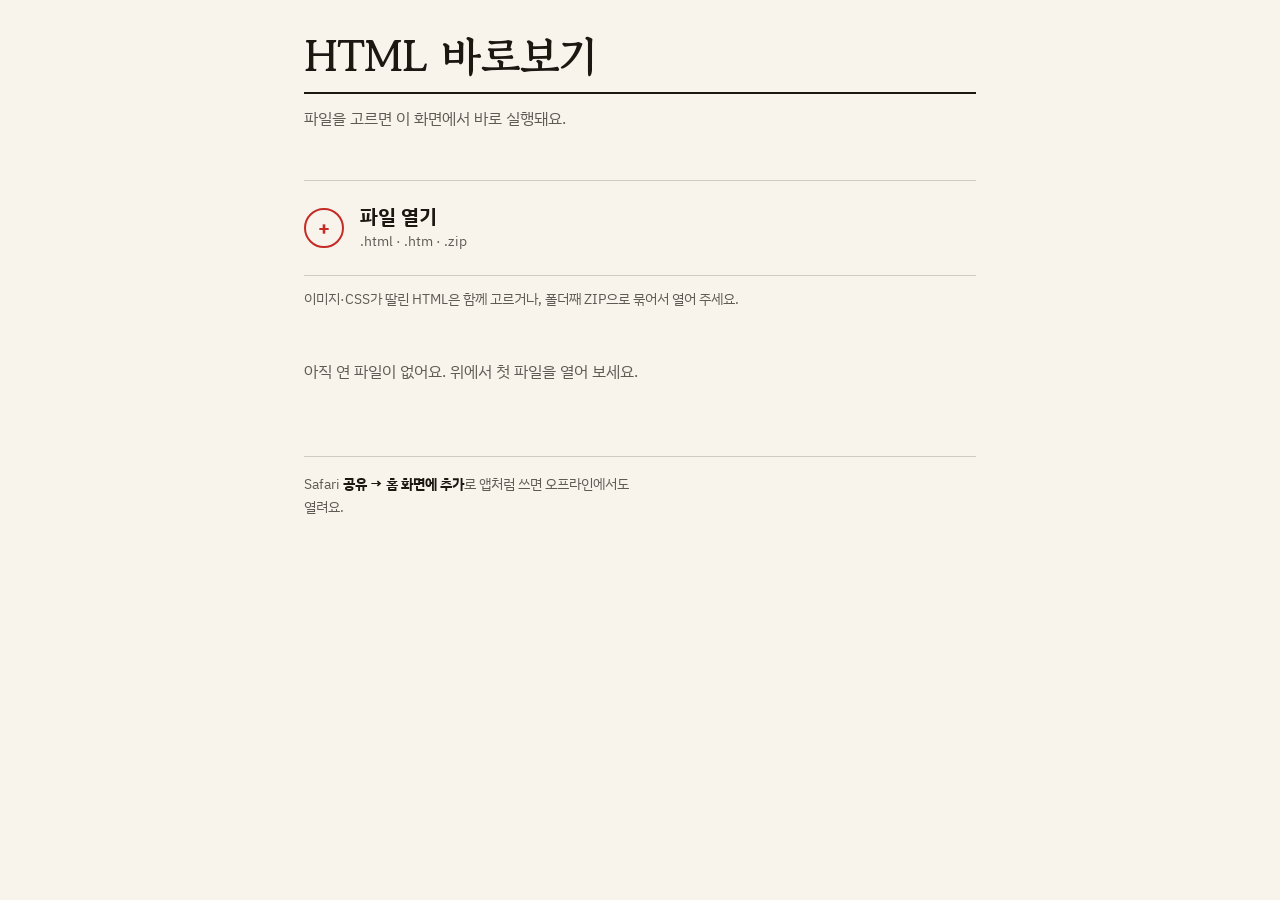
<file: index.html>
<!doctype html>
<html lang="ko">
<head>
<meta charset="utf-8">
<meta name="viewport" content="width=device-width, initial-scale=1, viewport-fit=cover">
<title>HTML 바로보기</title>
<meta name="description" content="아이폰·아이패드에서 HTML 파일을 골라 바로 실행하는 뷰어">
<meta name="theme-color" content="#f5f1e8" media="(prefers-color-scheme: light)">
<meta name="theme-color" content="#1d1a16" media="(prefers-color-scheme: dark)">
<meta name="apple-mobile-web-app-capable" content="yes">
<meta name="mobile-web-app-capable" content="yes">
<meta name="apple-mobile-web-app-status-bar-style" content="default">
<meta name="apple-mobile-web-app-title" content="HTML 보기">
<link rel="manifest" href="manifest.webmanifest">
<link rel="apple-touch-icon" href="icons/apple-touch-icon.png">
<link rel="icon" href="icons/icon-192.png">
<link rel="preconnect" href="https://fonts.googleapis.com">
<link rel="preconnect" href="https://fonts.gstatic.com" crossorigin>
<link rel="stylesheet" href="https://fonts.googleapis.com/css2?family=Gowun+Batang:wght@700&family=IBM+Plex+Mono&family=IBM+Plex+Sans+KR:wght@400;700&display=swap">
<link rel="stylesheet" href="tokens.css">
<style>
  /* Hallmark · genre: editorial · macrostructure: Index-First · theme: Almanac (red-pen variant)
   * nav: N9 · footer: Ft2 · enrichment: none · pre-emit critique: P4 H5 E4 S5 R5 V4 */
  * { box-sizing: border-box; -webkit-tap-highlight-color: transparent; }
  html, body { margin: 0; min-height: 100%; overflow-x: clip; }
  body {
    background: var(--color-paper); color: var(--color-ink);
    font: 400 var(--text-base)/1.6 var(--font-body);
    -webkit-font-smoothing: antialiased;
  }
  button { font: inherit; color: inherit; background: none; border: 0; padding: 0; cursor: pointer; }
  :focus-visible { outline: var(--rule-heavy) solid var(--color-focus); outline-offset: 2px; }

  /* ---------- 목록 화면 ---------- */
  #home {
    max-width: 44rem; margin: 0 auto;
    padding: calc(var(--safe-t) + var(--space-lg)) var(--space-sm) calc(var(--safe-b) + var(--space-lg));
  }

  .mast {
    display: flex; align-items: baseline; justify-content: space-between; gap: var(--space-sm);
    padding-bottom: var(--space-xs);
    border-bottom: var(--rule-heavy) solid var(--color-ink);
  }
  .mast h1 {
    margin: 0; min-width: 0; overflow-wrap: anywhere;
    font: 700 var(--text-xl)/1.1 var(--font-display); letter-spacing: -0.02em;
  }
  .mast .count {
    flex: none; font: 400 var(--text-sm)/1 var(--font-outlier);
    font-variant-numeric: tabular-nums; color: var(--color-muted);
  }
  .lede { margin: var(--space-xs) 0 var(--space-xl); color: var(--color-muted); max-width: 34ch; }

  /* 파일 열기: 목록의 첫 줄이 곧 버튼 */
  .opener {
    position: relative; display: grid; grid-template-columns: auto minmax(0, 1fr); align-items: center;
    gap: var(--space-sm); padding: var(--space-md) var(--space-sm);
    margin-inline: calc(-1 * var(--space-sm)); /* 글자 시작선을 목록과 맞춤 */
    cursor: pointer; transition: background-color var(--dur-short) var(--ease-out);
  }
  /* 위아래 줄은 본문 폭에 맞추고, 눌림 배경만 양옆으로 살짝 넓게 */
  .opener::before, .opener::after {
    content: ""; position: absolute; left: var(--space-sm); right: var(--space-sm);
    border-top: var(--rule-hair) solid var(--color-rule);
  }
  .opener::before { top: 0; }
  .opener::after { bottom: 0; }
  .opener input { position: absolute; width: 1px; height: 1px; opacity: 0; pointer-events: none; }
  .opener:has(input:focus-visible) { outline: var(--rule-heavy) solid var(--color-focus); outline-offset: 2px; }
  .opener .mark {
    width: 2.5rem; height: 2.5rem; display: grid; place-items: center;
    border: var(--rule-heavy) solid var(--color-accent); border-radius: 50%;
    color: var(--color-accent); font: 700 var(--text-md)/1 var(--font-body);
    transition: transform var(--dur-short) var(--ease-out);
  }
  .opener strong { display: block; font-size: var(--text-md); line-height: 1.3; white-space: nowrap; }
  .opener small { display: block; color: var(--color-muted); font-size: var(--text-sm); }
  .opener:active, .opener.over { background: var(--color-paper-2); }
  .opener:active .mark { transform: scale(0.94); }
  .opener.over .mark { background: var(--color-accent); color: var(--color-accent-ink); }
  .opener.busy { pointer-events: none; }
  .opener.busy .mark { border-style: dashed; animation: turn 1.2s linear infinite; }
  @media (hover: hover) { .opener:hover { background: var(--color-paper-2); } }
  @keyframes turn { to { transform: rotate(1turn); } }

  .note { margin: var(--space-xs) 0 0; font-size: var(--text-sm); color: var(--color-muted); }

  /* 최근 파일 색인 */
  .group { margin-top: var(--space-xl); }
  .group h2 {
    margin: 0 0 var(--space-2xs); font: 700 var(--text-sm)/1.4 var(--font-body);
    color: var(--color-muted); letter-spacing: 0.04em;
  }
  .group ol { list-style: none; margin: 0; padding: 0; border-top: var(--rule-hair) solid var(--color-ink); }
  .group li { display: flex; align-items: stretch; border-bottom: var(--rule-hair) solid var(--color-rule); }
  .row {
    flex: 1; min-width: 0; text-align: left; padding: var(--space-sm) var(--space-2xs) var(--space-sm) 0;
    transition: color var(--dur-short) var(--ease-out);
  }
  .row .name { display: block; font-weight: 700; white-space: nowrap; overflow: hidden; text-overflow: ellipsis; }
  .row .meta {
    display: block; font: 400 var(--text-sm)/1.5 var(--font-body);
    font-variant-numeric: tabular-nums; color: var(--color-muted);
  }
  .row:active .name { color: var(--color-accent); }
  @media (hover: hover) { .row:hover .name { color: var(--color-accent); text-decoration: underline; text-underline-offset: 3px; } }
  .del {
    flex: none; padding: 0 var(--space-2xs) 0 var(--space-sm); min-width: 44px;
    font-size: var(--text-sm); color: var(--color-muted); white-space: nowrap;
  }
  .del:active { color: var(--color-accent); }
  @media (hover: hover) { .del:hover { color: var(--color-accent); } }

  .empty { margin: var(--space-xl) 0 0; color: var(--color-muted); }

  .foot {
    display: flex; flex-wrap: wrap; justify-content: space-between; gap: var(--space-2xs) var(--space-md);
    margin-top: var(--space-2xl); padding-top: var(--space-sm);
    border-top: var(--rule-hair) solid var(--color-rule);
    font-size: var(--text-sm); color: var(--color-muted);
  }
  .foot p { margin: 0; max-width: 42ch; }
  .foot b { color: var(--color-ink); font-weight: 700; }
  .foot button { color: var(--color-muted); text-decoration: underline; text-underline-offset: 3px; white-space: nowrap; }
  .foot button:active { color: var(--color-accent); }

  /* ---------- 실행 화면 ---------- */
  #viewer { position: fixed; inset: 0; background: var(--color-stage); display: none; }
  #viewer.on { display: block; }
  #frame { border: 0; width: 100%; height: 100%; display: block; }

  #bar {
    position: fixed; z-index: 10; left: var(--space-xs); top: calc(var(--safe-t) + var(--space-xs));
    display: flex; align-items: stretch;
    background: var(--color-paper); color: var(--color-ink);
    border: var(--rule-hair) solid var(--color-ink); border-radius: var(--radius-sm);
    box-shadow: 0 1px 0 var(--color-ink);
    font-size: var(--text-sm); font-weight: 700;
  }
  #bar button { padding: var(--space-2xs) var(--space-xs); min-height: 40px; white-space: nowrap; }
  #bar button:active { background: var(--color-paper-2); }
  #bar #tuck { border-left: var(--rule-hair) solid var(--color-rule); color: var(--color-muted); font-weight: 400; }
  #bar.tucked #back { display: none; }
  #bar.tucked #tuck { border-left: 0; }

  #toast {
    position: fixed; z-index: 20; left: var(--space-sm); right: var(--space-sm);
    bottom: calc(var(--safe-b) + var(--space-sm));
    max-width: 30rem; margin: 0 auto;
    display: flex; align-items: center; justify-content: space-between; gap: var(--space-sm);
    padding: var(--space-xs) var(--space-sm);
    background: var(--color-ink); color: var(--color-paper); border-radius: var(--radius-sm);
    font-size: var(--text-sm);
    opacity: 0; transform: translateY(8px); pointer-events: none;
    transition: opacity var(--dur-mid) var(--ease-out), transform var(--dur-mid) var(--ease-out);
  }
  #toast.on { opacity: 1; transform: none; pointer-events: auto; }
  #toast button { color: var(--color-paper); font-weight: 700; text-decoration: underline; text-underline-offset: 3px; white-space: nowrap; }
  #toast button[hidden] { display: none; }

  @media (prefers-reduced-motion: reduce) {
    *, *::before, *::after { transition-duration: 120ms !important; animation: none !important; }
    #toast { transform: none; }
  }
</style>
</head>
<body>

<main id="home">
  <header class="mast">
    <h1>HTML 바로보기</h1>
    <span class="count" id="count" aria-live="polite"></span>
  </header>
  <p class="lede">파일을 고르면 이 화면에서 바로 실행돼요.</p>

  <label class="opener" id="drop">
    <span class="mark" aria-hidden="true">+</span>
    <span>
      <strong id="opener-label">파일 열기</strong>
      <small>.html · .htm · .zip</small>
    </span>
    <input id="pick" type="file" multiple accept=".html,.htm,.zip,text/html,application/zip,image/*,.css,.js">
  </label>
  <p class="note">이미지·CSS가 딸린 HTML은 함께 고르거나, 폴더째 ZIP으로 묶어서 열어 주세요.</p>

  <div id="recent"></div>

  <footer class="foot">
    <p id="install">Safari <b>공유 → 홈 화면에 추가</b>로 앱처럼 쓰면 오프라인에서도 열려요.</p>
    <button id="clear" type="button" hidden>최근 목록 비우기</button>
  </footer>
</main>

<section id="viewer" aria-label="HTML 실행 화면">
  <div id="bar">
    <button id="back" type="button">← 목록</button>
    <button id="tuck" type="button" aria-label="버튼 접기" aria-expanded="true">접기</button>
  </div>
  <iframe id="frame" title="실행 중인 HTML"
    sandbox="allow-scripts allow-same-origin allow-forms allow-modals allow-popups allow-downloads"
    allow="fullscreen; clipboard-write; autoplay"></iframe>
</section>

<div id="toast" role="status"><span id="toast-msg"></span><button id="toast-undo" type="button" hidden>되돌리기</button></div>

<script>
(() => {
  "use strict";

  const $ = (s) => document.querySelector(s);
  const MAX_RECENT = 20;
  let liveUrls = [];      // 현재 열린 파일이 쓰는 blob URL (닫을 때 해제)
  let currentPack = null; // { name, files: [{ path, blob }] }

  // ---------- 알림 ----------
  let toastTimer;
  // undo가 있으면 "되돌리기" 버튼을 함께 띄움 (확인창 대신 되돌리기)
  function toast(msg, undo) {
    const t = $("#toast");
    const btn = $("#toast-undo");
    $("#toast-msg").textContent = msg;
    btn.hidden = !undo;
    btn.onclick = undo ? () => { t.classList.remove("on"); undo(); } : null;
    t.classList.add("on");
    clearTimeout(toastTimer);
    toastTimer = setTimeout(() => t.classList.remove("on"), undo ? 5000 : 2600);
  }

  // ---------- IndexedDB (최근 파일) ----------
  const dbReady = new Promise((resolve) => {
    try {
      const req = indexedDB.open("html-viewer", 1);
      req.onupgradeneeded = () => req.result.createObjectStore("packs", { keyPath: "id" });
      req.onsuccess = () => resolve(req.result);
      req.onerror = () => resolve(null);
    } catch { resolve(null); }
  });

  async function tx(mode, fn) {
    const db = await dbReady;
    if (!db) return null;
    return new Promise((resolve, reject) => {
      const t = db.transaction("packs", mode);
      const result = fn(t.objectStore("packs"));
      t.oncomplete = () => resolve(result && "result" in result ? result.result : undefined);
      t.onerror = () => reject(t.error);
    });
  }

  const saveRecent = (pack) => tx("readwrite", (s) => s.put(pack)).catch(() => toast("저장 공간이 부족해 최근 목록엔 못 넣었어요"));
  const listRecent = async () => ((await tx("readonly", (s) => s.getAll()).catch(() => [])) || []).sort((a, b) => b.time - a.time);
  const deleteRecent = (id) => tx("readwrite", (s) => s.delete(id));

  const DAY = 86400000;
  function groupOf(time) {
    const today = new Date(); today.setHours(0, 0, 0, 0);
    if (time >= today.getTime()) return "오늘";
    if (time >= today.getTime() - 6 * DAY) return "이번 주";
    return "그 전";
  }
  const fmtTime = (time) => groupOf(time) === "오늘"
    ? new Date(time).toLocaleTimeString("ko-KR", { hour: "numeric", minute: "2-digit" })
    : new Date(time).toLocaleDateString("ko-KR", { month: "long", day: "numeric", weekday: "short" });

  async function renderRecent() {
    const items = await listRecent();
    // 오래된 항목 정리
    for (const old of items.slice(MAX_RECENT)) await deleteRecent(old.id);
    const shown = items.slice(0, MAX_RECENT);

    $("#count").textContent = shown.length ? `보관 ${shown.length}` : "";
    $("#clear").hidden = !shown.length;
    const box = $("#recent");
    box.innerHTML = "";
    if (!shown.length) {
      const p = document.createElement("p");
      p.className = "empty";
      p.textContent = "아직 연 파일이 없어요. 위에서 첫 파일을 열어 보세요.";
      box.append(p);
      return;
    }

    const groups = new Map();
    for (const p of shown) {
      const g = groupOf(p.time);
      if (!groups.has(g)) groups.set(g, []);
      groups.get(g).push(p);
    }
    for (const [label, list] of groups) {
      const sec = document.createElement("section");
      sec.className = "group";
      const h = document.createElement("h2");
      h.textContent = label;
      const ol = document.createElement("ol");
      for (const p of list) {
        const li = document.createElement("li");
        const row = document.createElement("button");
        row.className = "row";
        row.type = "button";
        const name = document.createElement("span");
        name.className = "name";
        name.textContent = p.name;
        const meta = document.createElement("span");
        meta.className = "meta";
        meta.textContent = fmtTime(p.time) + (p.files.length > 1 ? ` · 파일 ${p.files.length}개` : "");
        row.append(name, meta);
        row.onclick = () => { p.time = Date.now(); saveRecent(p); openPack(p); };
        const del = document.createElement("button");
        del.className = "del";
        del.type = "button";
        del.setAttribute("aria-label", p.name + " 지우기");
        del.textContent = "지우기";
        del.onclick = async () => {
          await deleteRecent(p.id);
          renderRecent();
          toast(`${p.name} 지웠어요`, async () => { await saveRecent(p); renderRecent(); });
        };
        li.append(row, del);
        ol.append(li);
      }
      sec.append(h, ol);
      box.append(sec);
    }
  }

  // ---------- 파일 읽기 ----------
  const normPath = (p) => {
    const out = [];
    for (const seg of p.replace(/\\/g, "/").split("/")) {
      if (!seg || seg === ".") continue;
      if (seg === "..") out.pop(); else out.push(seg);
    }
    return out.join("/");
  };
  const isHtml = (p) => /\.html?$/i.test(p);
  const mimeOf = (p) => ({
    html: "text/html", htm: "text/html", css: "text/css", js: "text/javascript", mjs: "text/javascript",
    json: "application/json", svg: "image/svg+xml", png: "image/png", jpg: "image/jpeg", jpeg: "image/jpeg",
    gif: "image/gif", webp: "image/webp", ico: "image/x-icon", woff: "font/woff", woff2: "font/woff2",
    ttf: "font/ttf", otf: "font/otf", mp3: "audio/mpeg", mp4: "video/mp4", wav: "audio/wav", pdf: "application/pdf",
  }[(p.split(".").pop() || "").toLowerCase()] || "application/octet-stream");

  let jszipLoading;
  function loadJSZip() {
    if (window.JSZip) return Promise.resolve(window.JSZip);
    jszipLoading ||= new Promise((resolve, reject) => {
      const s = document.createElement("script");
      s.src = "vendor/jszip.min.js";
      s.onload = () => resolve(window.JSZip);
      s.onerror = () => { jszipLoading = null; reject(new Error("ZIP 도구를 불러오지 못했어요")); };
      document.head.append(s);
    });
    return jszipLoading;
  }

  async function filesToPack(fileList) {
    const files = [];
    for (const f of fileList) {
      if (/\.zip$/i.test(f.name) || f.type === "application/zip") {
        const JSZip = await loadJSZip();
        const zip = await JSZip.loadAsync(f);
        const entries = Object.values(zip.files).filter((e) => !e.dir && !/(^|\/)(__MACOSX|\.DS_Store)/.test(e.name));
        // ZIP 안이 폴더 하나로 감싸져 있으면 그 폴더를 루트로 취급
        const tops = new Set(entries.map((e) => e.name.split("/")[0]));
        const strip = tops.size === 1 && entries.every((e) => e.name.includes("/")) ? [...tops][0].length + 1 : 0;
        for (const e of entries) {
          const path = normPath(e.name.slice(strip));
          const data = await e.async("blob");
          files.push({ path, blob: new Blob([data], { type: mimeOf(path) }) });
        }
      } else {
        files.push({ path: normPath(f.webkitRelativePath || f.name), blob: f.slice(0, f.size, f.type || mimeOf(f.name)) });
      }
    }
    const htmls = files.filter((f) => isHtml(f.path));
    if (!htmls.length) throw new Error("HTML 파일이 없어요");
    // 시작 페이지: index.html 우선, 없으면 경로가 가장 얕은 첫 HTML
    const entry = htmls.find((f) => /(^|\/)index\.html?$/i.test(f.path) && !f.path.includes("/"))
      || htmls.sort((a, b) => a.path.split("/").length - b.path.split("/").length)[0];
    return {
      id: Date.now() + "-" + Math.random().toString(36).slice(2, 8),
      name: entry.path.split("/").pop(),
      entry: entry.path,
      time: Date.now(),
      files,
    };
  }

  // 한국어 파일은 EUC-KR(CP949)인 경우가 있어 UTF-8 실패 시 자동 전환
  async function readText(blob) {
    const buf = await blob.arrayBuffer();
    try { return new TextDecoder("utf-8", { fatal: true }).decode(buf); }
    catch { try { return new TextDecoder("euc-kr").decode(buf); } catch { return new TextDecoder().decode(buf); } }
  }

  // ---------- 상대경로 → blob URL 연결 ----------
  const isExternal = (u) => !u || /^([a-z][a-z0-9+.-]*:|\/\/|#)/i.test(u.trim());

  async function buildPage(pack, htmlPath) {
    const byPath = new Map(pack.files.map((f) => [f.path.toLowerCase(), f]));
    const byName = new Map();
    for (const f of pack.files) byName.set(f.path.split("/").pop().toLowerCase(), f);
    const urlCache = new Map();

    const find = (ref, baseDir) => {
      const clean = decodeURIComponent(ref.split(/[?#]/)[0]);
      return byPath.get(normPath(baseDir + "/" + clean).toLowerCase())
        || byPath.get(normPath(clean).toLowerCase())
        || byName.get(clean.split("/").pop().toLowerCase());
    };
    const suffix = (ref) => (ref.match(/[?#].*$/) || [""])[0].replace(/^\?[^#]*/, "");

    const rewriteCss = async (css, baseDir) => {
      const parts = [];
      let last = 0;
      for (const m of css.matchAll(/url\(\s*(['"]?)([^'")]+)\1\s*\)/gi)) {
        parts.push(css.slice(last, m.index));
        const f = isExternal(m[2]) ? null : find(m[2], baseDir);
        parts.push(f ? `url("${await urlFor(f)}${suffix(m[2])}")` : m[0]);
        last = m.index + m[0].length;
      }
      parts.push(css.slice(last));
      return parts.join("");
    };

    async function urlFor(f) {
      if (urlCache.has(f.path)) return urlCache.get(f.path);
      let blob = f.blob;
      if (/\.css$/i.test(f.path)) {
        const dir = f.path.split("/").slice(0, -1).join("/");
        blob = new Blob([await rewriteCss(await readText(f.blob), dir)], { type: "text/css" });
      }
      const url = URL.createObjectURL(blob);
      liveUrls.push(url);
      urlCache.set(f.path, url);
      return url;
    }

    const file = byPath.get(htmlPath.toLowerCase());
    const baseDir = htmlPath.split("/").slice(0, -1).join("/");
    const doc = new DOMParser().parseFromString(await readText(file.blob), "text/html");

    for (const el of doc.querySelectorAll("[src],[href],[poster],[data],[srcset]")) {
      for (const attr of ["src", "href", "poster", "data"]) {
        const v = el.getAttribute(attr);
        if (v == null || isExternal(v)) continue;
        const f = find(v, baseDir);
        if (!f) continue;
        if (isHtml(f.path)) {
          // 다른 HTML 페이지로 가는 링크는 뷰어가 가로채서 다시 조립
          el.setAttribute("data-hv-page", f.path);
          el.setAttribute(attr, "#");
        } else {
          el.setAttribute(attr, (await urlFor(f)) + suffix(v));
        }
      }
      const ss = el.getAttribute("srcset");
      if (ss) {
        const out = [];
        for (const part of ss.split(",")) {
          const [u, ...rest] = part.trim().split(/\s+/);
          const f = !isExternal(u) && find(u, baseDir);
          out.push([f ? await urlFor(f) : u, ...rest].join(" "));
        }
        el.setAttribute("srcset", out.join(", "));
      }
    }
    for (const st of doc.querySelectorAll("style")) st.textContent = await rewriteCss(st.textContent, baseDir);
    for (const el of doc.querySelectorAll("[style]")) el.setAttribute("style", await rewriteCss(el.getAttribute("style"), baseDir));

    // 같은 묶음 안의 다른 페이지로 이동하는 링크 처리
    const nav = doc.createElement("script");
    nav.textContent = `document.addEventListener("click",function(e){var a=e.target.closest&&e.target.closest("[data-hv-page]");if(!a)return;e.preventDefault();parent.postMessage({hvPage:a.getAttribute("data-hv-page")},"*");},true);`;
    (doc.body || doc.documentElement).append(nav);

    const doctype = doc.doctype ? new XMLSerializer().serializeToString(doc.doctype) : "<!DOCTYPE html>";
    return doctype + "\n" + doc.documentElement.outerHTML;
  }

  // ---------- 열기 / 닫기 ----------
  function releaseUrls() {
    for (const u of liveUrls) URL.revokeObjectURL(u);
    liveUrls = [];
  }

  async function showPage(pack, path) {
    releaseUrls();
    const html = await buildPage(pack, path);
    const url = URL.createObjectURL(new Blob([html], { type: "text/html;charset=utf-8" }));
    liveUrls.push(url);
    // iframe을 새로 만들어 교체: src만 바꾸면 방문 기록이 쌓여 "← 목록"이 이전 페이지로 가버림
    const old = $("#frame");
    const frame = old.cloneNode(false);
    frame.src = url;
    old.replaceWith(frame);
    document.title = path.split("/").pop();
  }

  async function openPack(pack) {
    try {
      currentPack = pack;
      await showPage(pack, pack.entry);
      $("#viewer").classList.add("on");
      $("#home").hidden = true;
      $("#bar").classList.remove("tucked");
      $("#tuck").textContent = "접기";
      $("#tuck").setAttribute("aria-expanded", "true");
      history.pushState({ viewing: true }, "");
    } catch (err) {
      console.error(err);
      toast("열 수 없는 파일이에요: " + err.message);
    }
  }

  function closeViewer() {
    $("#viewer").classList.remove("on");
    $("#home").hidden = false;
    const blank = $("#frame").cloneNode(false);
    blank.removeAttribute("src");
    $("#frame").replaceWith(blank);
    releaseUrls();
    currentPack = null;
    document.title = "HTML 바로보기";
    renderRecent();
  }

  async function handleFiles(list) {
    if (!list || !list.length) return;
    const opener = $("#drop");
    opener.classList.add("busy");
    $("#opener-label").textContent = "여는 중…";
    try {
      const pack = await filesToPack([...list]);
      await saveRecent(pack);
      openPack(pack);
    } catch (err) {
      console.error(err);
      toast(err.message || "파일을 읽지 못했어요");
    } finally {
      opener.classList.remove("busy");
      $("#opener-label").textContent = "파일 열기";
    }
  }

  // ---------- 이벤트 ----------
  $("#pick").addEventListener("change", (e) => { handleFiles(e.target.files); e.target.value = ""; });

  const drop = $("#drop");
  ["dragenter", "dragover"].forEach((t) => drop.addEventListener(t, (e) => { e.preventDefault(); drop.classList.add("over"); }));
  ["dragleave", "drop"].forEach((t) => drop.addEventListener(t, () => drop.classList.remove("over")));
  drop.addEventListener("drop", (e) => { e.preventDefault(); handleFiles(e.dataTransfer.files); });
  // 화면 아무 데나 떨어뜨려도 열리게 (iPad 드래그 앤 드롭)
  document.addEventListener("dragover", (e) => e.preventDefault());
  document.addEventListener("drop", (e) => { e.preventDefault(); if (!$("#viewer").classList.contains("on")) handleFiles(e.dataTransfer.files); });

  $("#back").onclick = () => history.back();
  $("#tuck").onclick = () => {
    const tucked = $("#bar").classList.toggle("tucked");
    $("#tuck").textContent = tucked ? "펼치기" : "접기";
    $("#tuck").setAttribute("aria-expanded", String(!tucked));
  };
  window.addEventListener("popstate", () => { if ($("#viewer").classList.contains("on")) closeViewer(); });

  window.addEventListener("message", (e) => {
    if (e.source !== $("#frame").contentWindow || !currentPack || !e.data || !e.data.hvPage) return;
    showPage(currentPack, e.data.hvPage).catch((err) => toast("페이지를 열지 못했어요: " + err.message));
  });

  $("#clear").onclick = async () => {
    const all = await listRecent();
    for (const p of all) await deleteRecent(p.id);
    renderRecent();
    toast(`최근 파일 ${all.length}개를 비웠어요`, async () => {
      for (const p of all) await saveRecent(p);
      renderRecent();
    });
  };

  // 홈 화면 앱으로 이미 실행 중이면 설치 안내 숨김
  if (navigator.standalone || matchMedia("(display-mode: standalone)").matches) $("#install").hidden = true;

  if ("serviceWorker" in navigator) navigator.serviceWorker.register("sw.js").catch(() => {});

  renderRecent();
})();
</script>
</body>
</html>
</file>
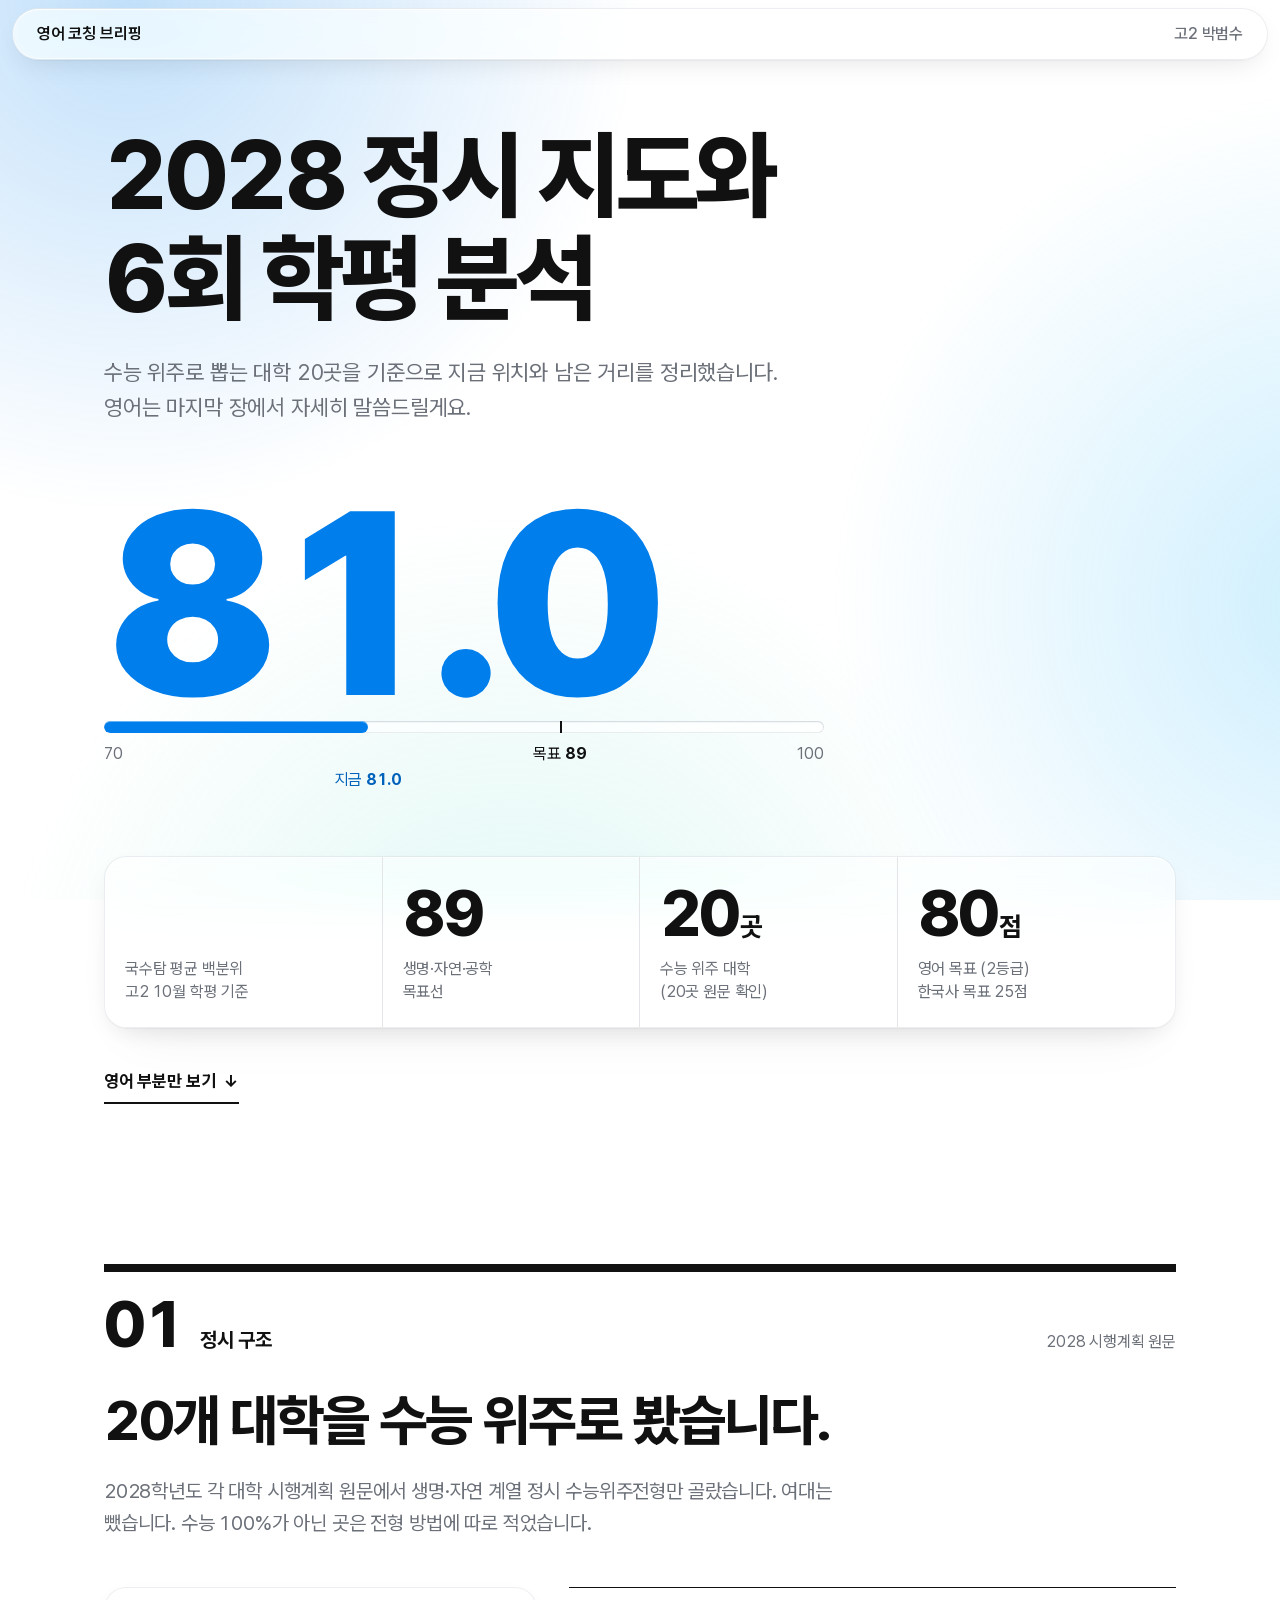
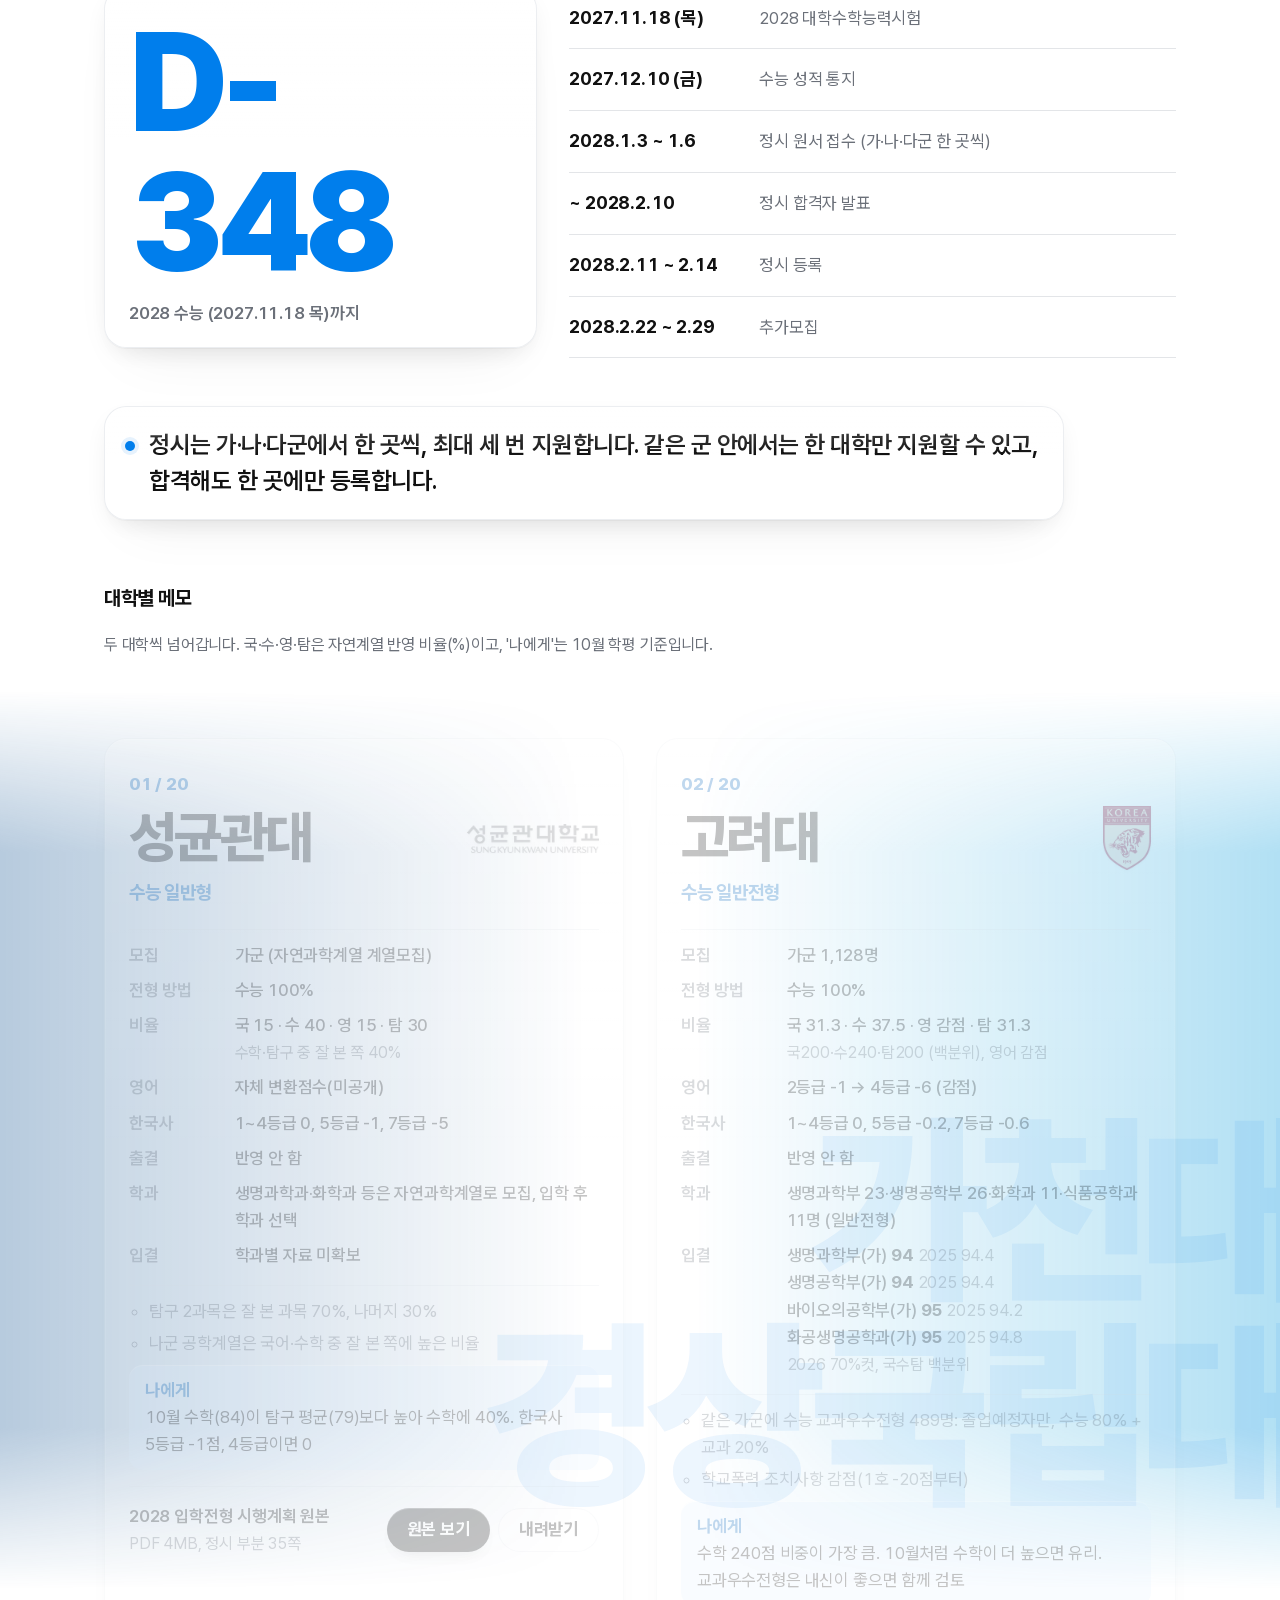
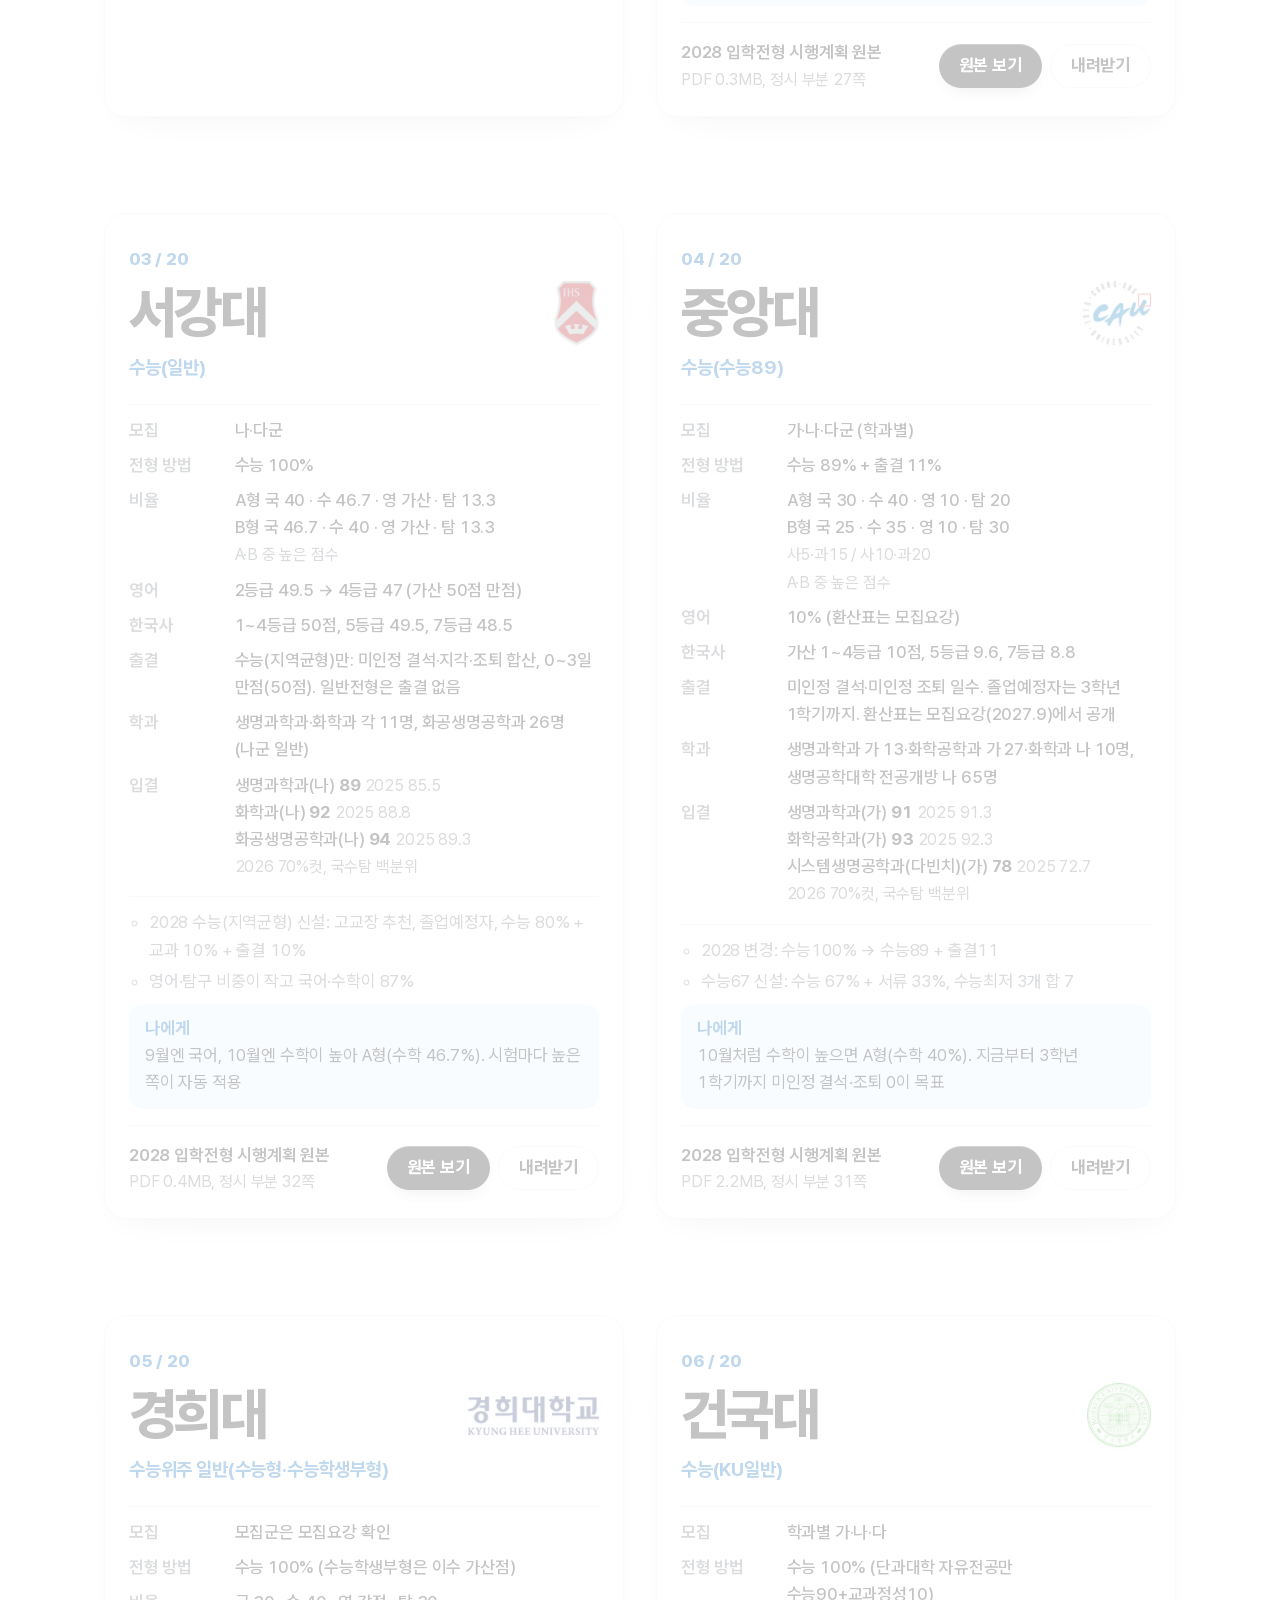
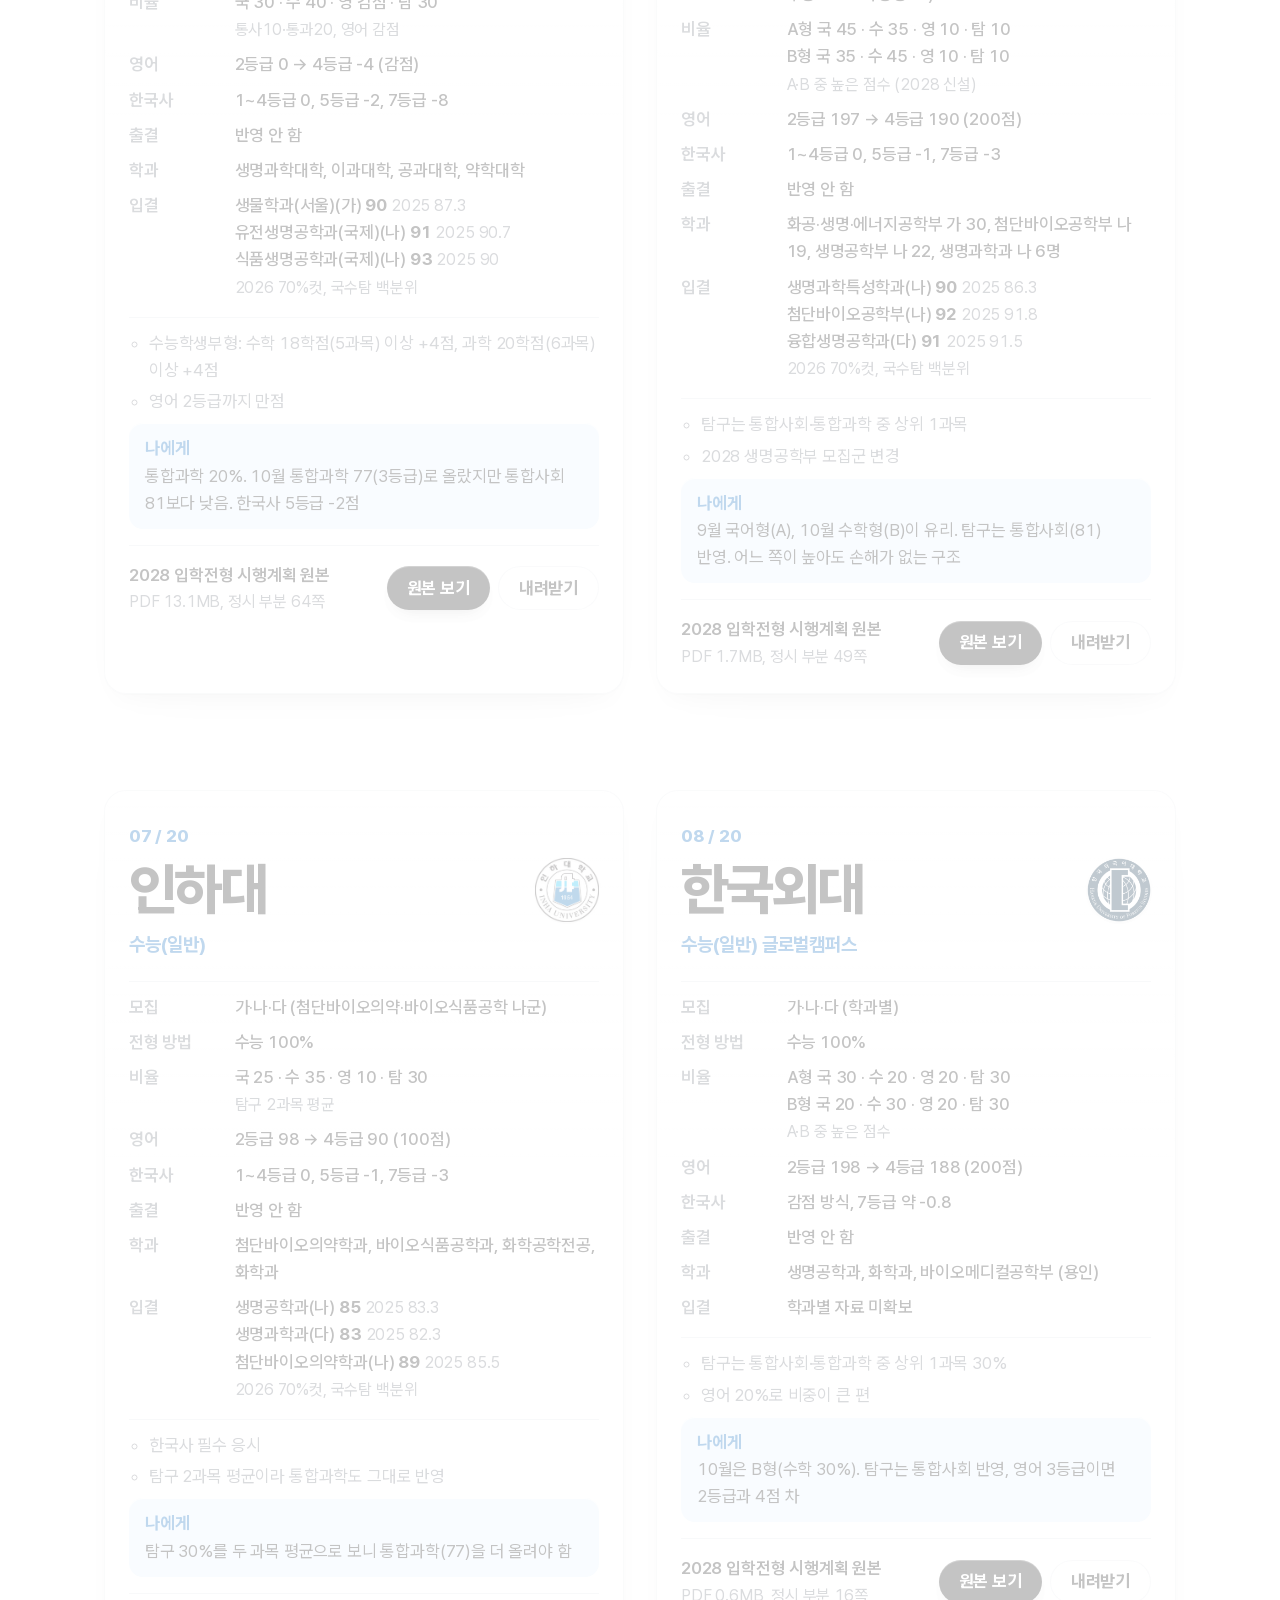
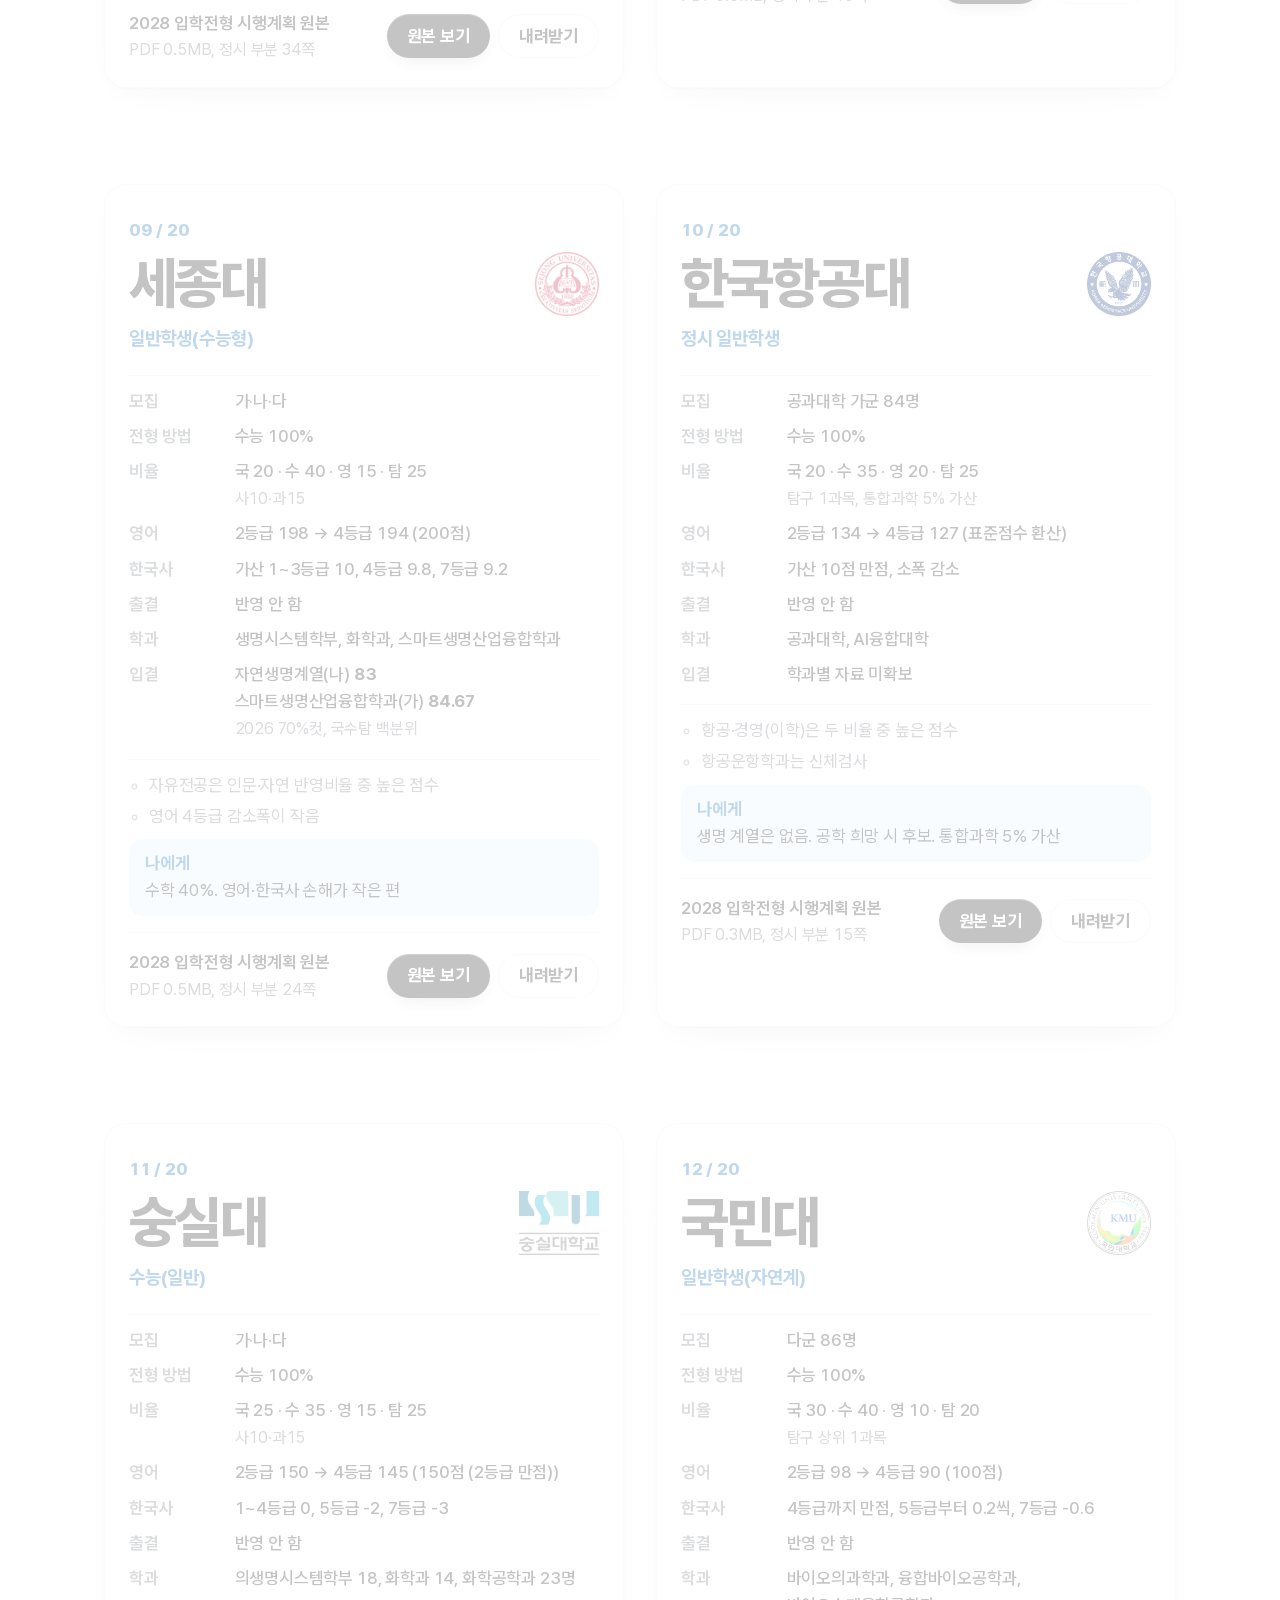
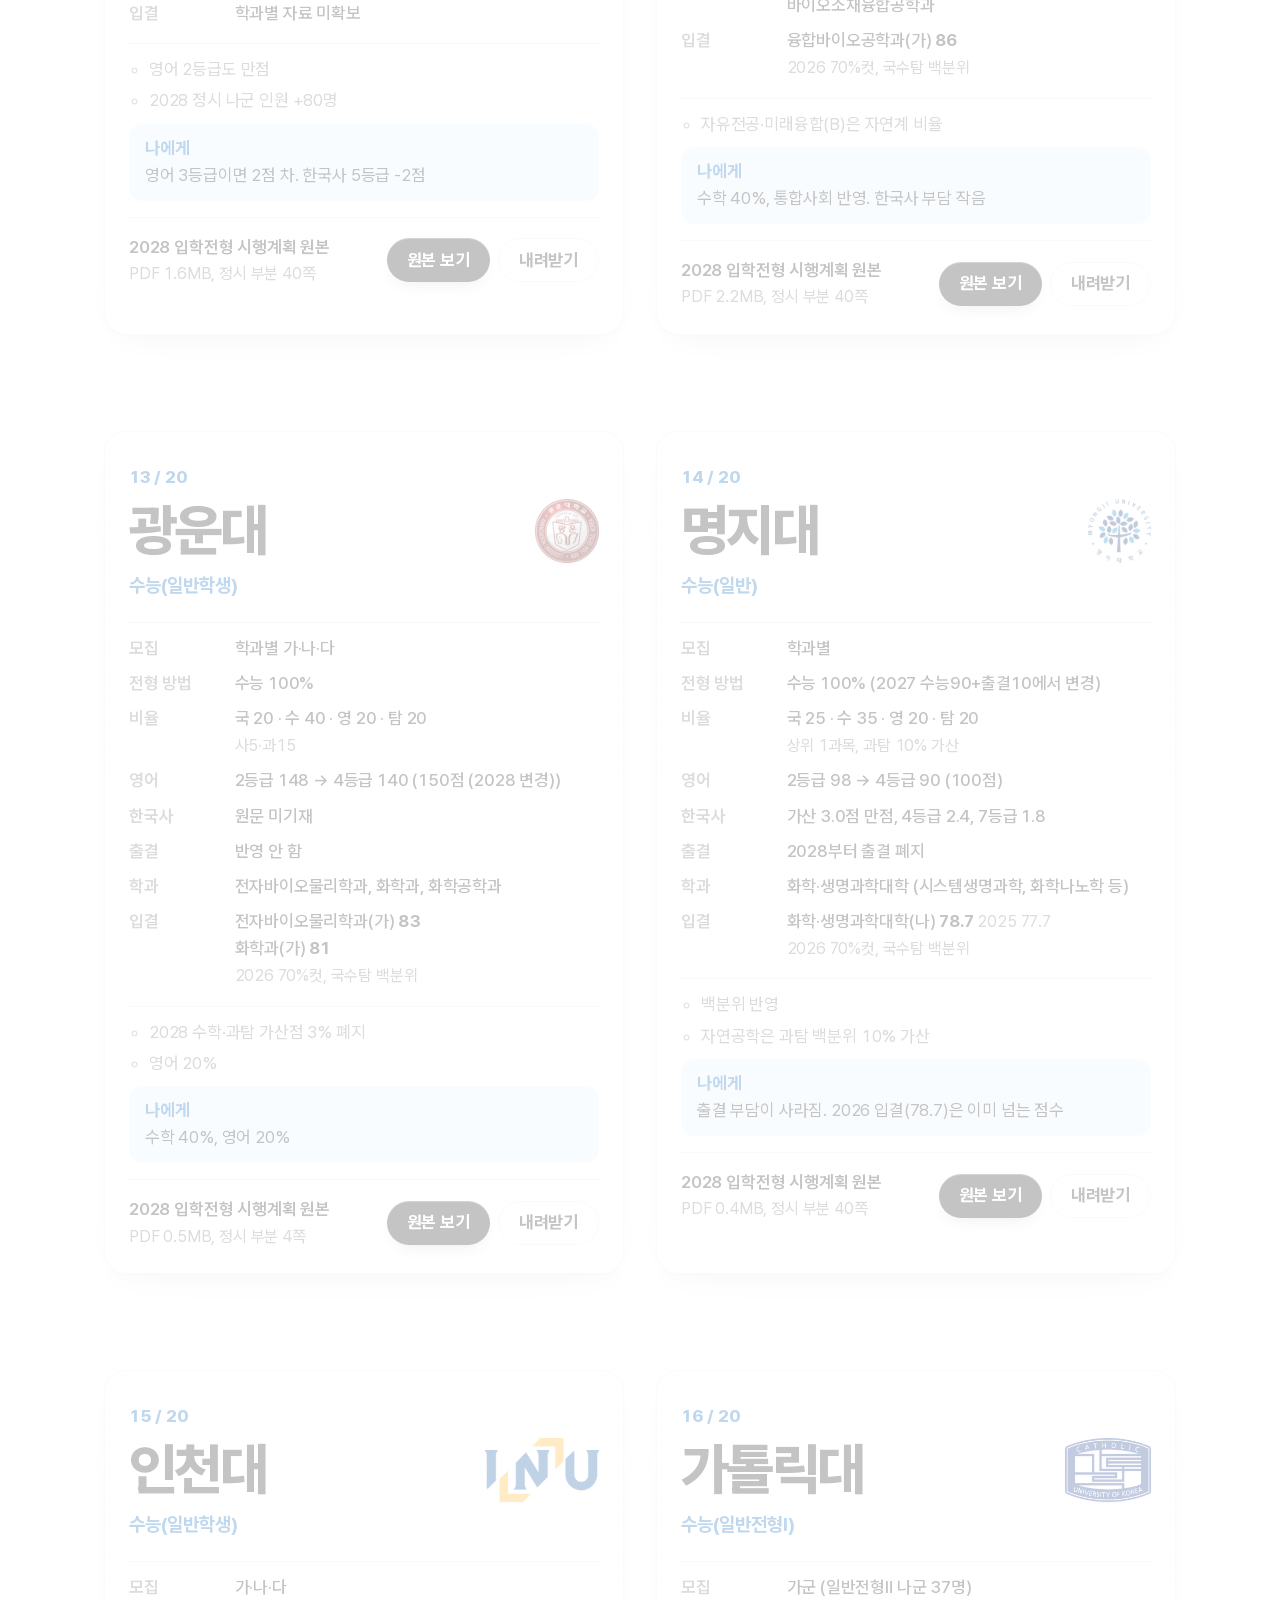
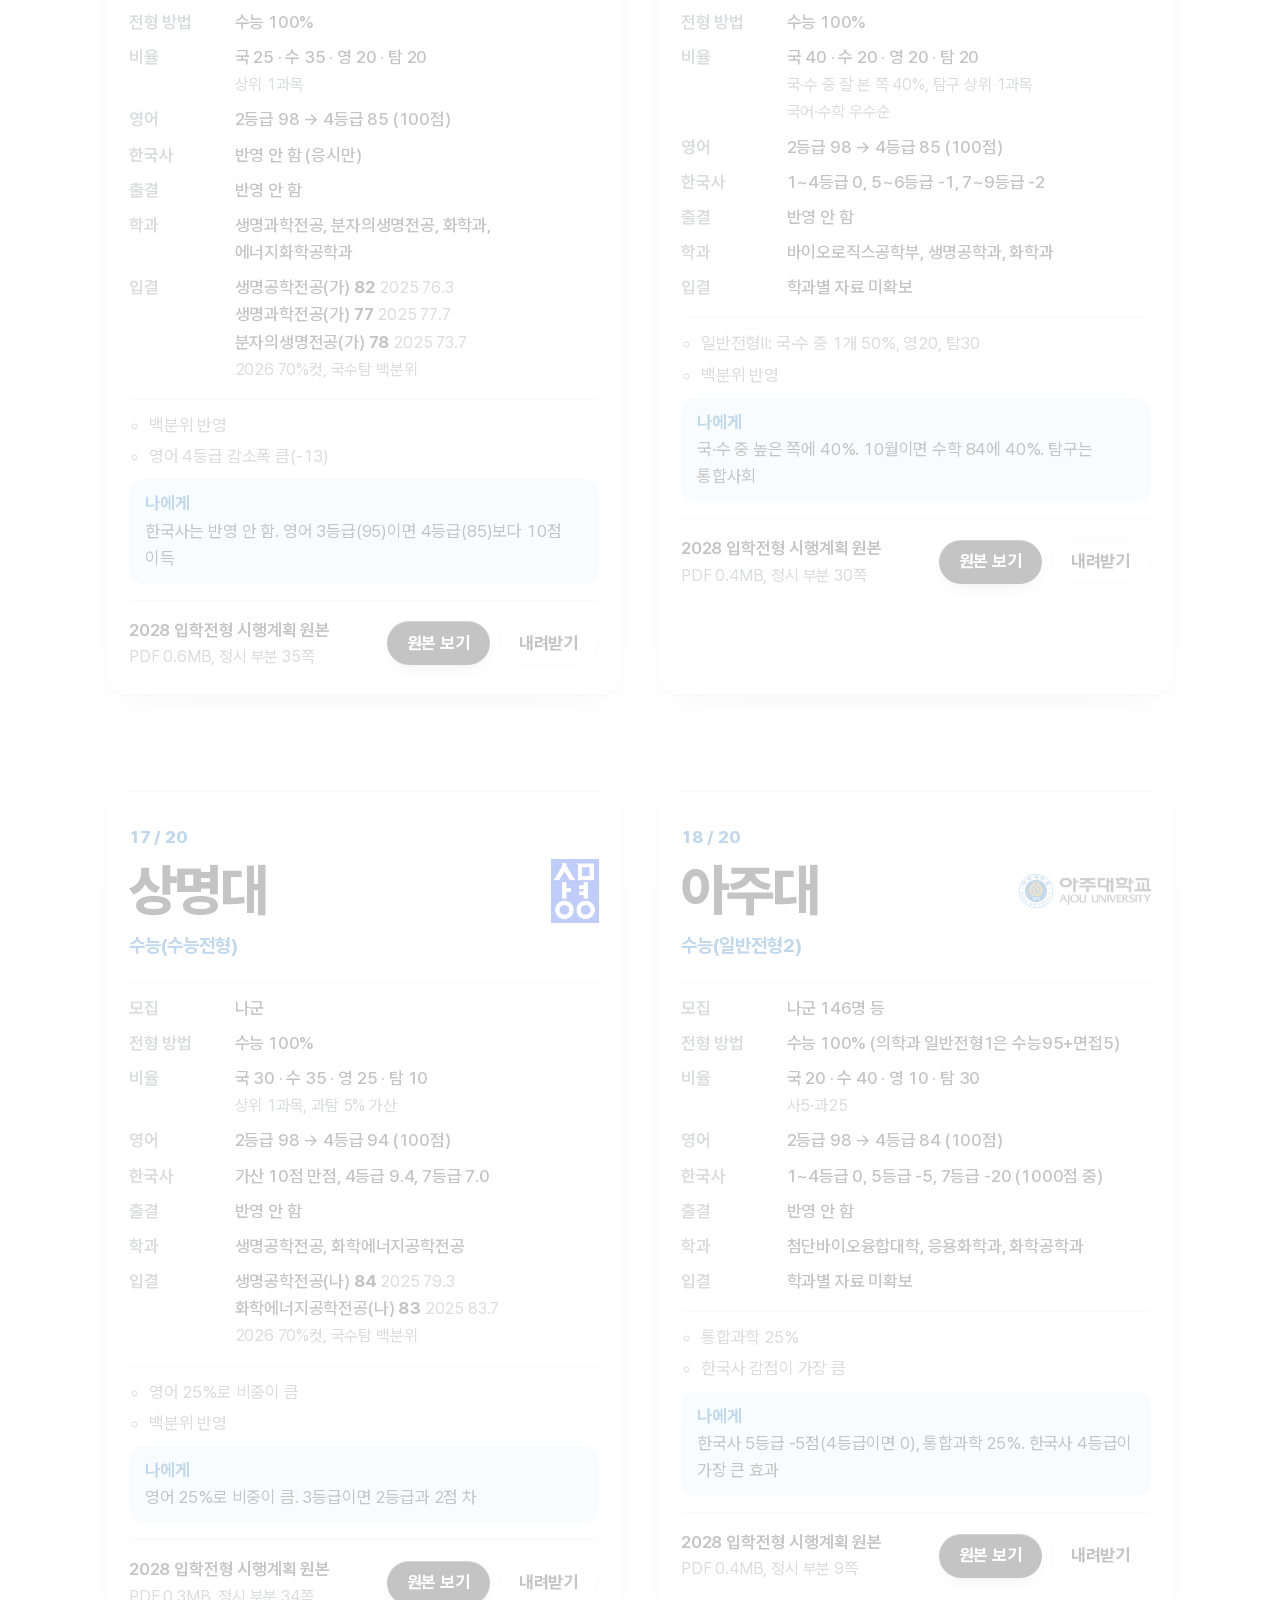
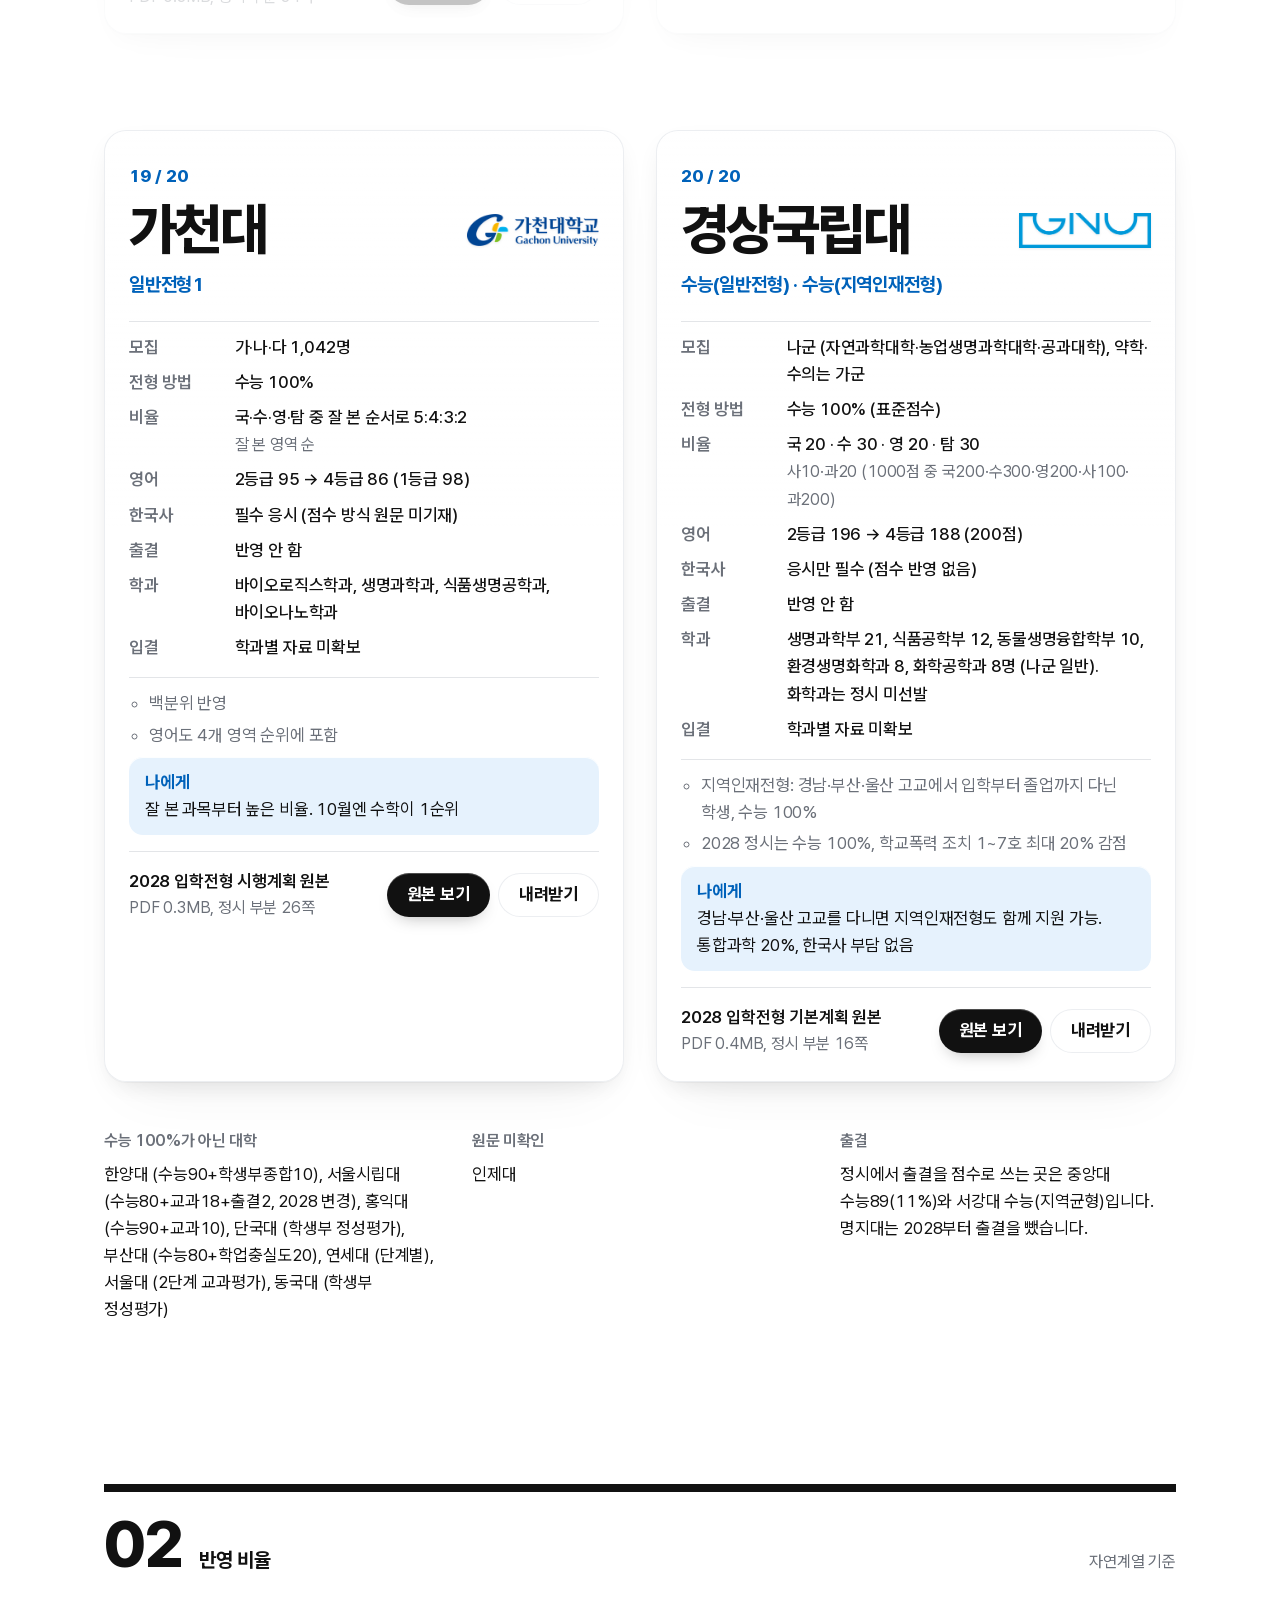
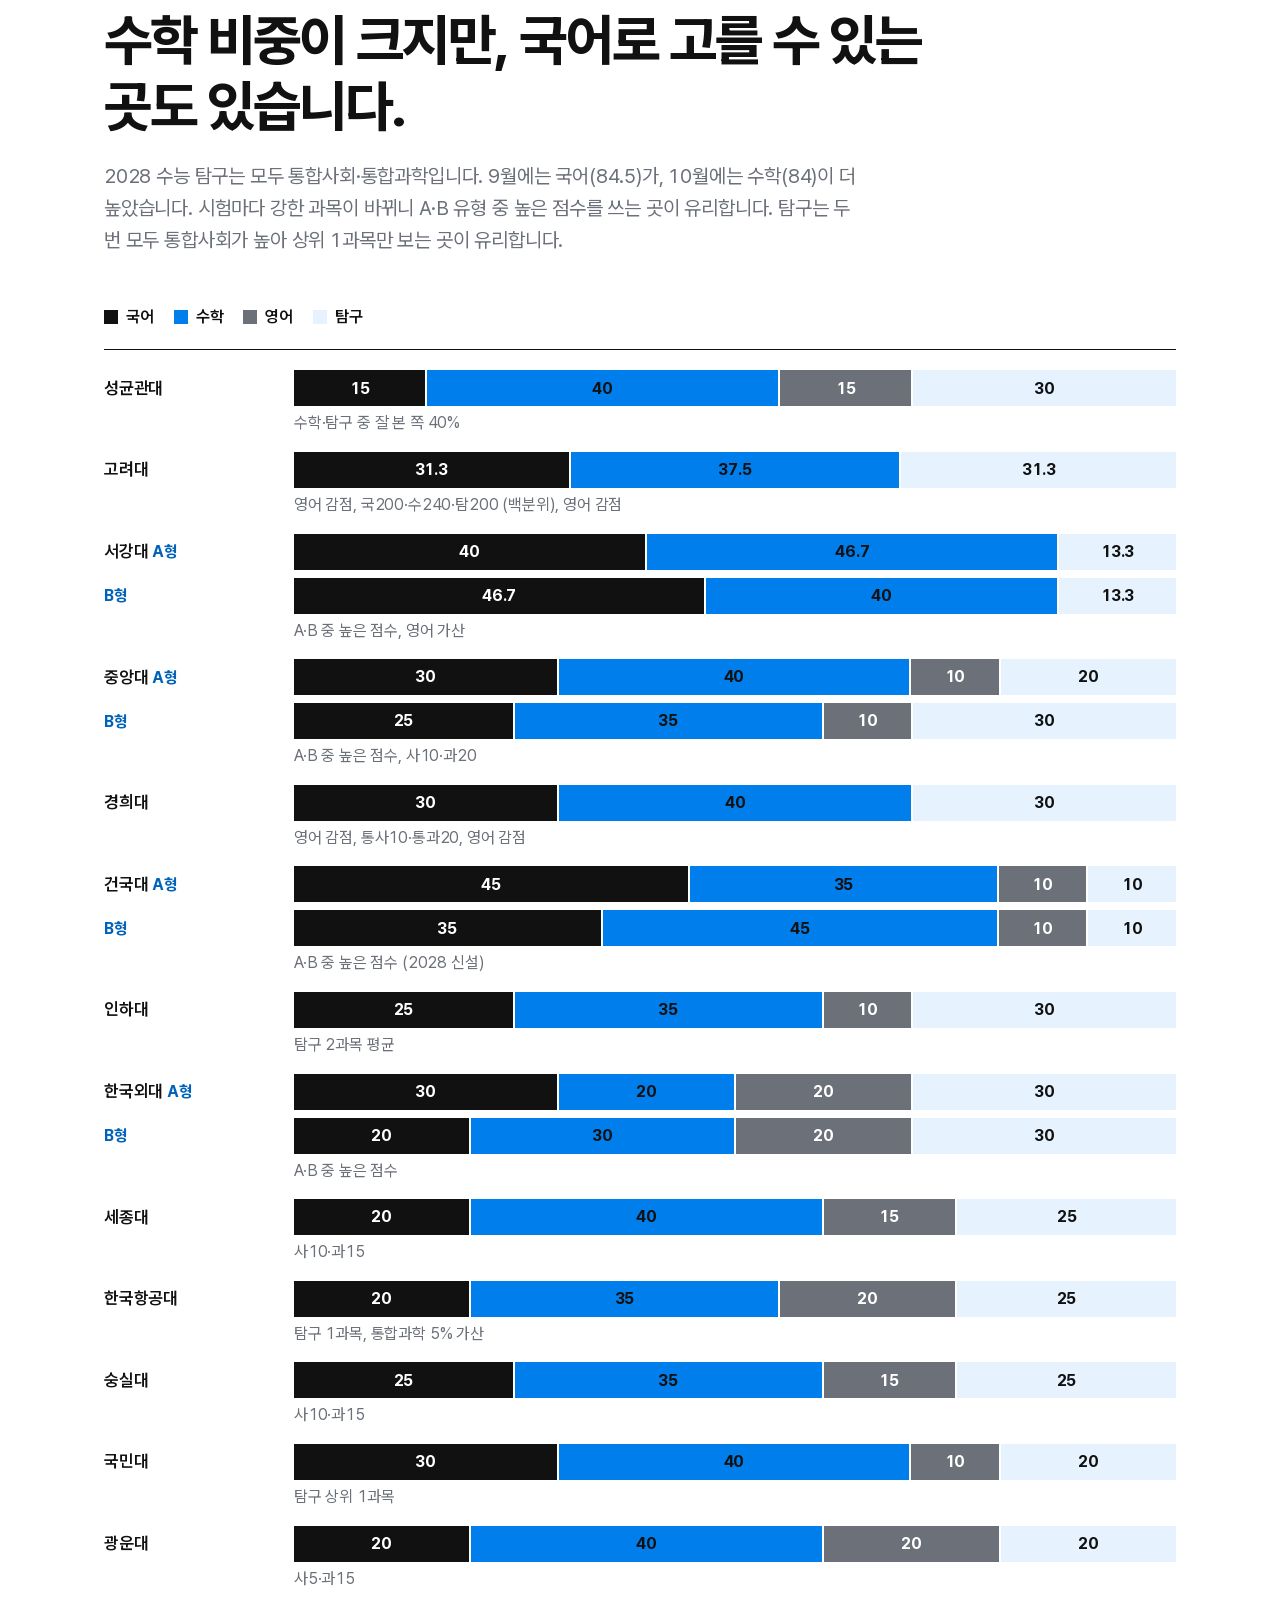
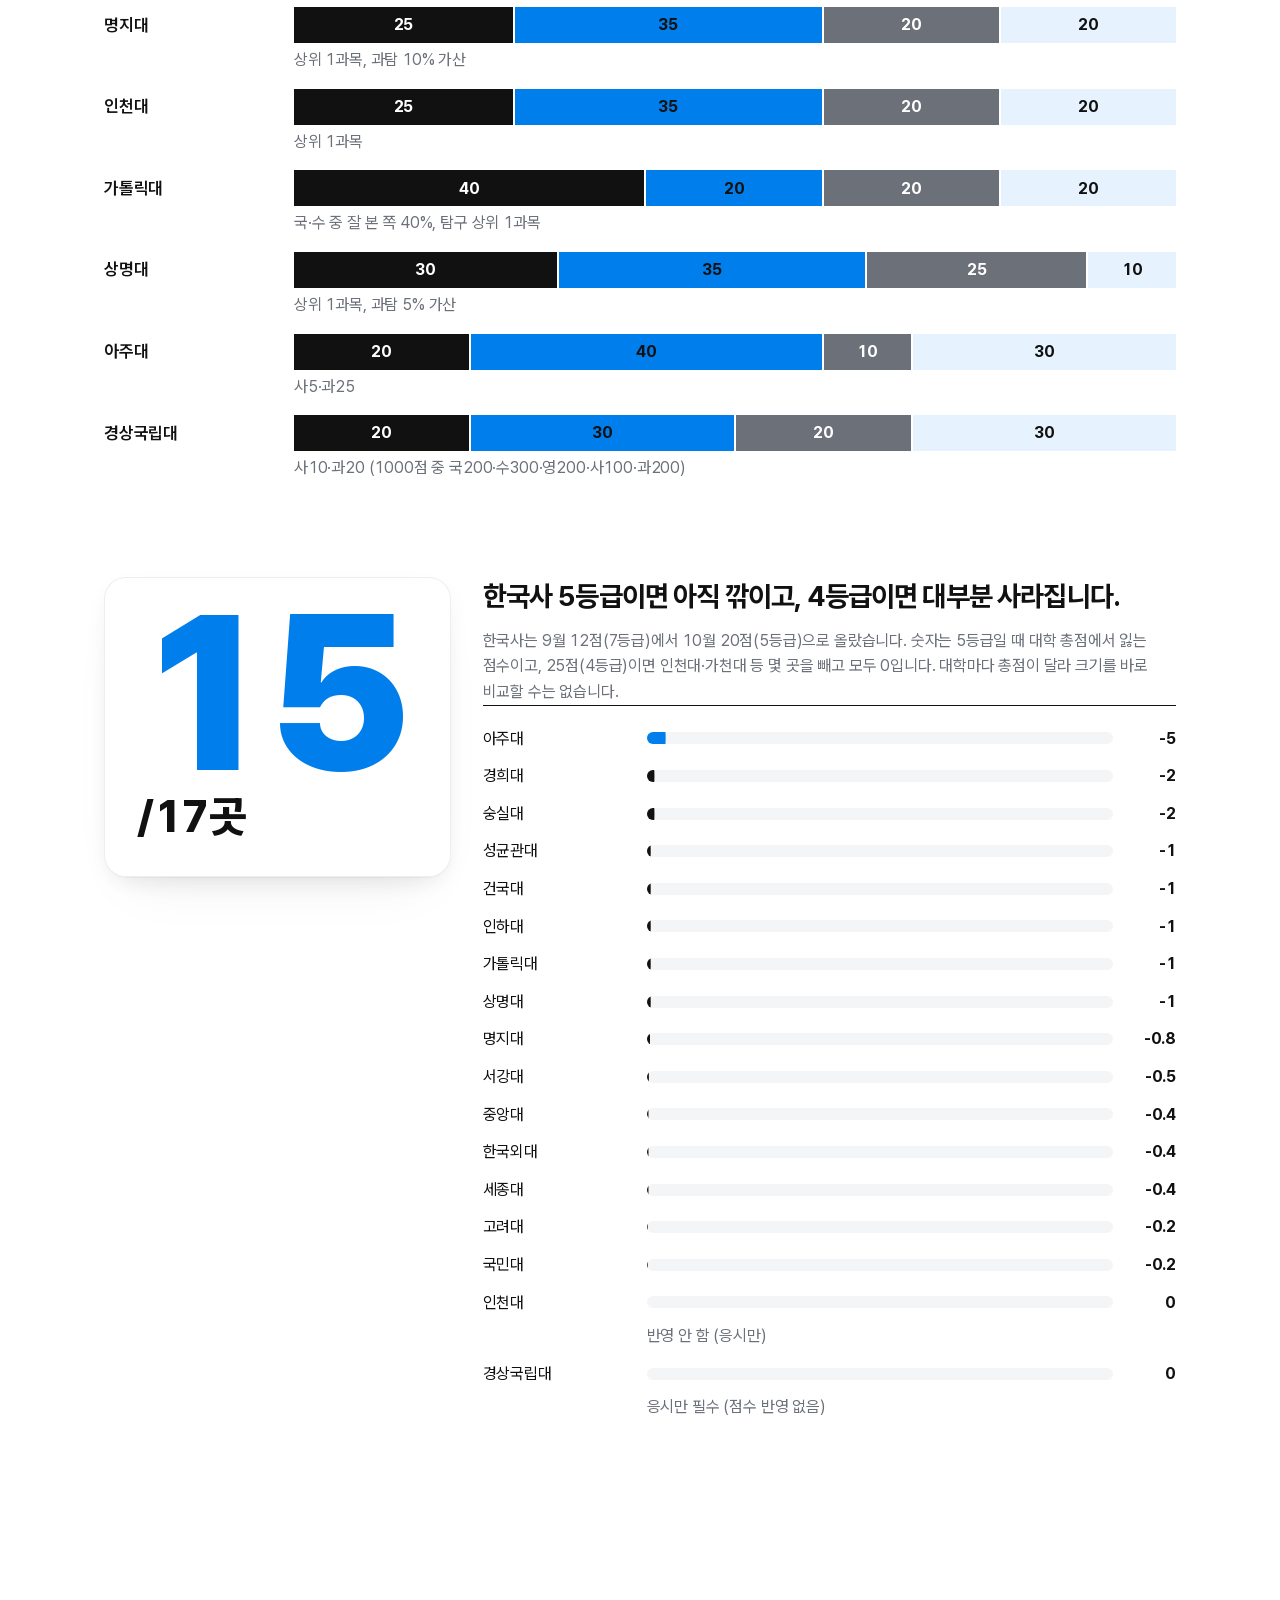
<file: briefing/index.html>
<!DOCTYPE html>
<html lang="ko">
<head>
<meta charset="utf-8">
<meta name="robots" content="noindex, nofollow">
<meta http-equiv="refresh" content="0; url=../english-admission-2028/">
<link rel="canonical" href="../english-admission-2028/">
<title>주소가 바뀌었습니다</title>
<script>location.replace('../english-admission-2028/' + location.hash);</script>
</head>
<body style="font-family:system-ui,sans-serif;padding:24px">
<p>새 주소로 이동합니다: <a href="../english-admission-2028/">gilgubumgu.github.io/html-viewer/english-admission-2028/</a></p>
</body>
</html>
</file>
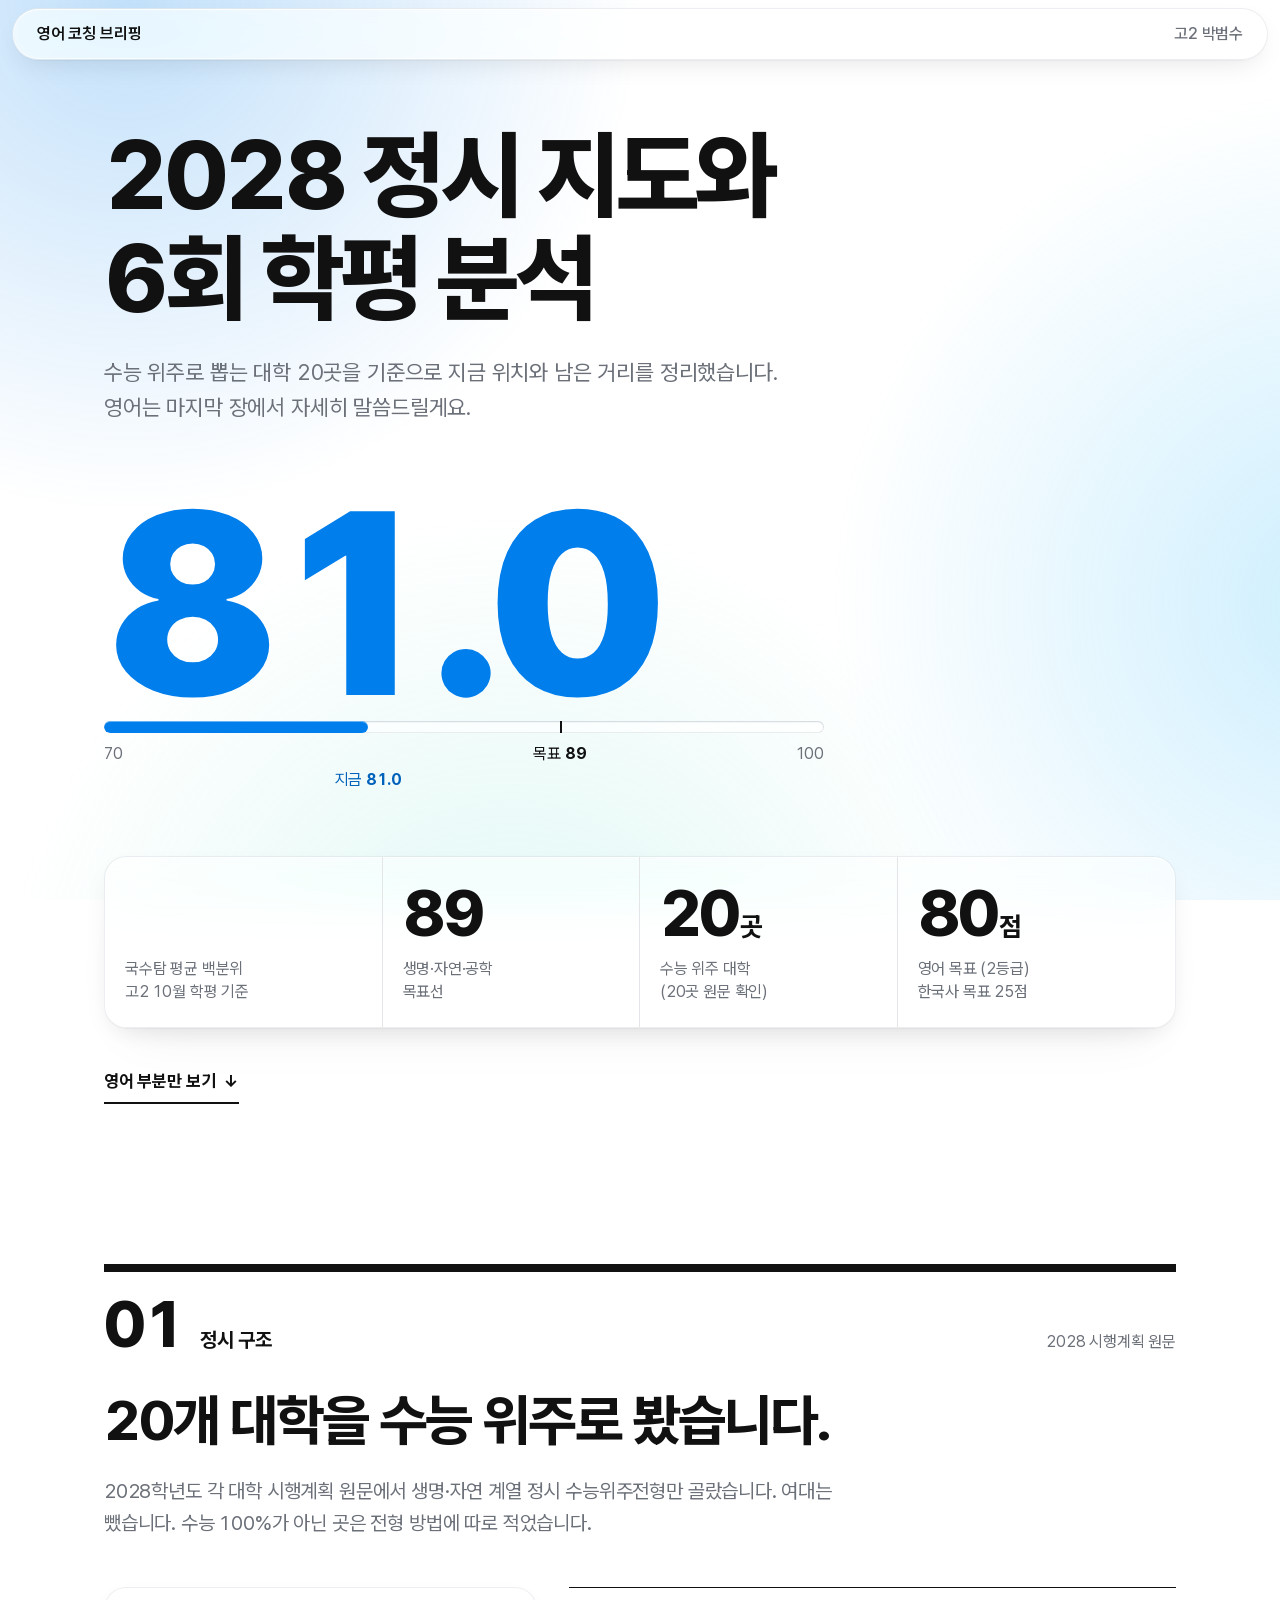
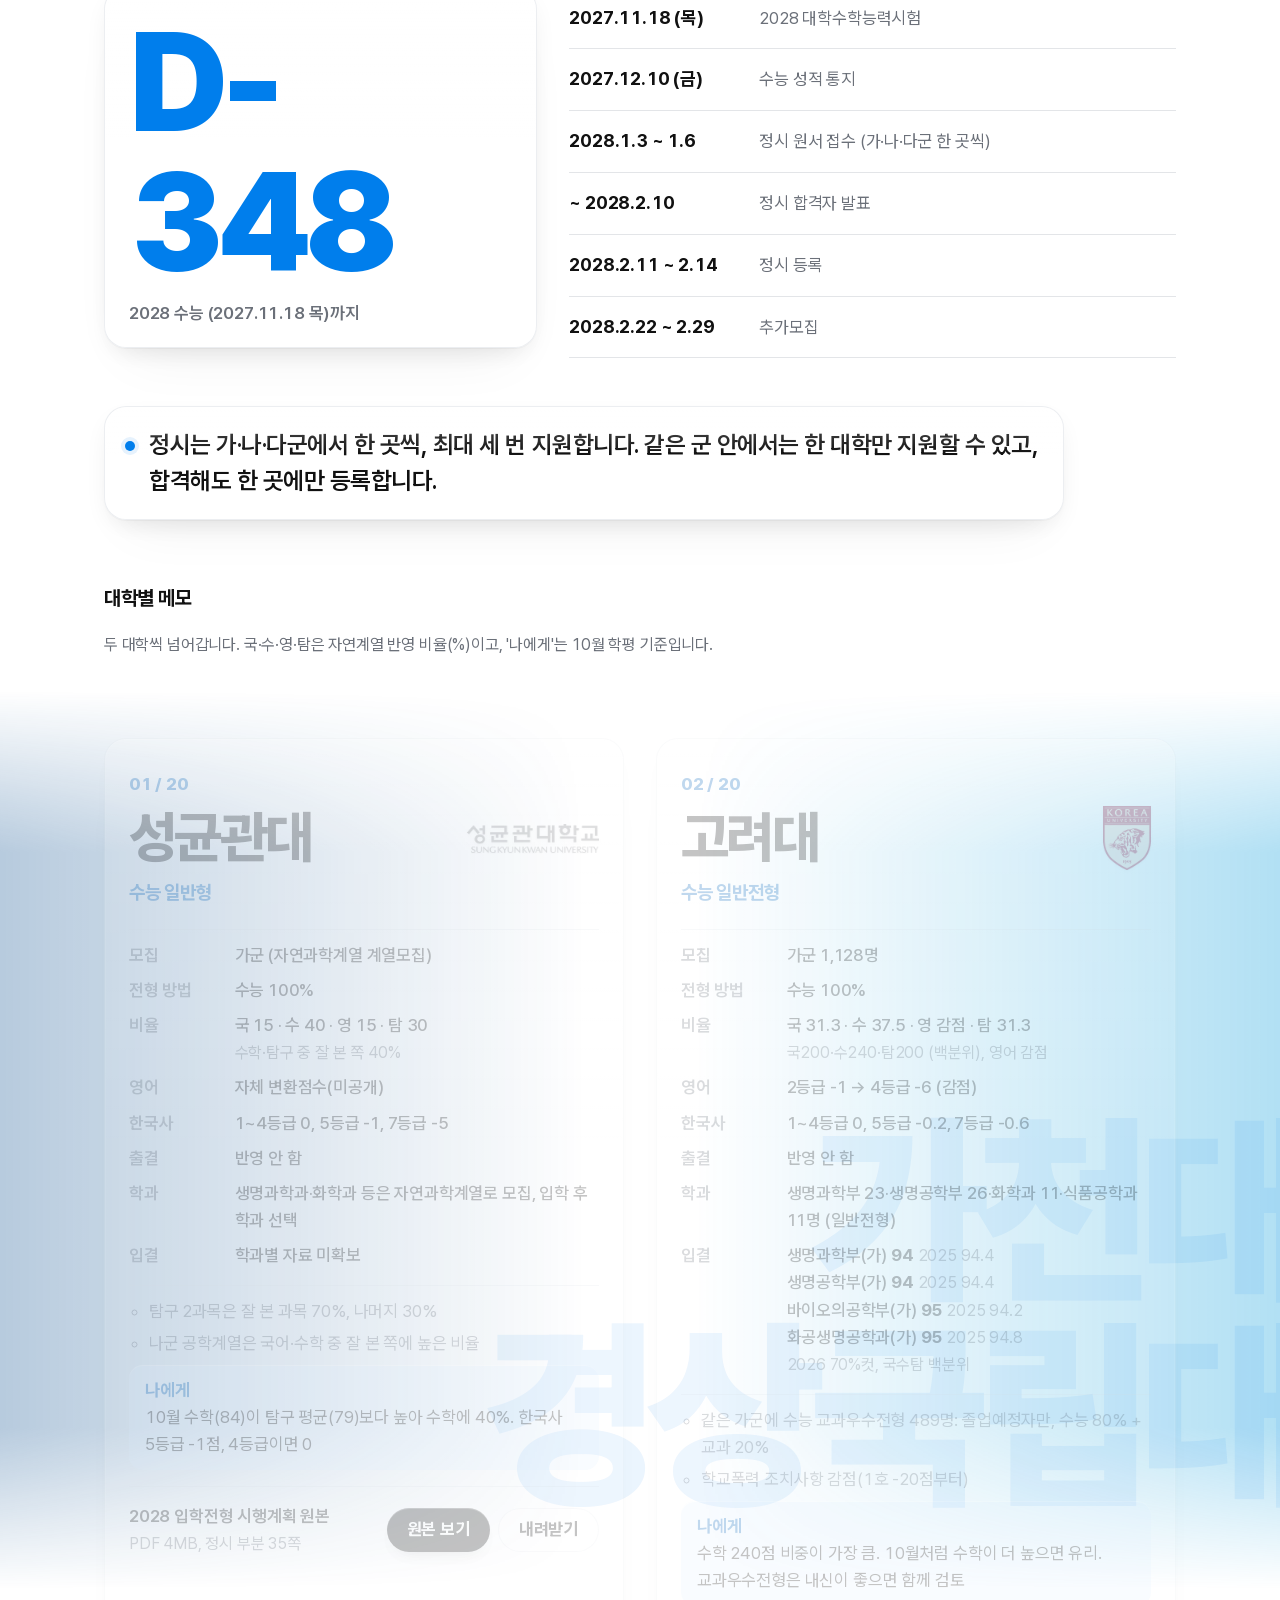
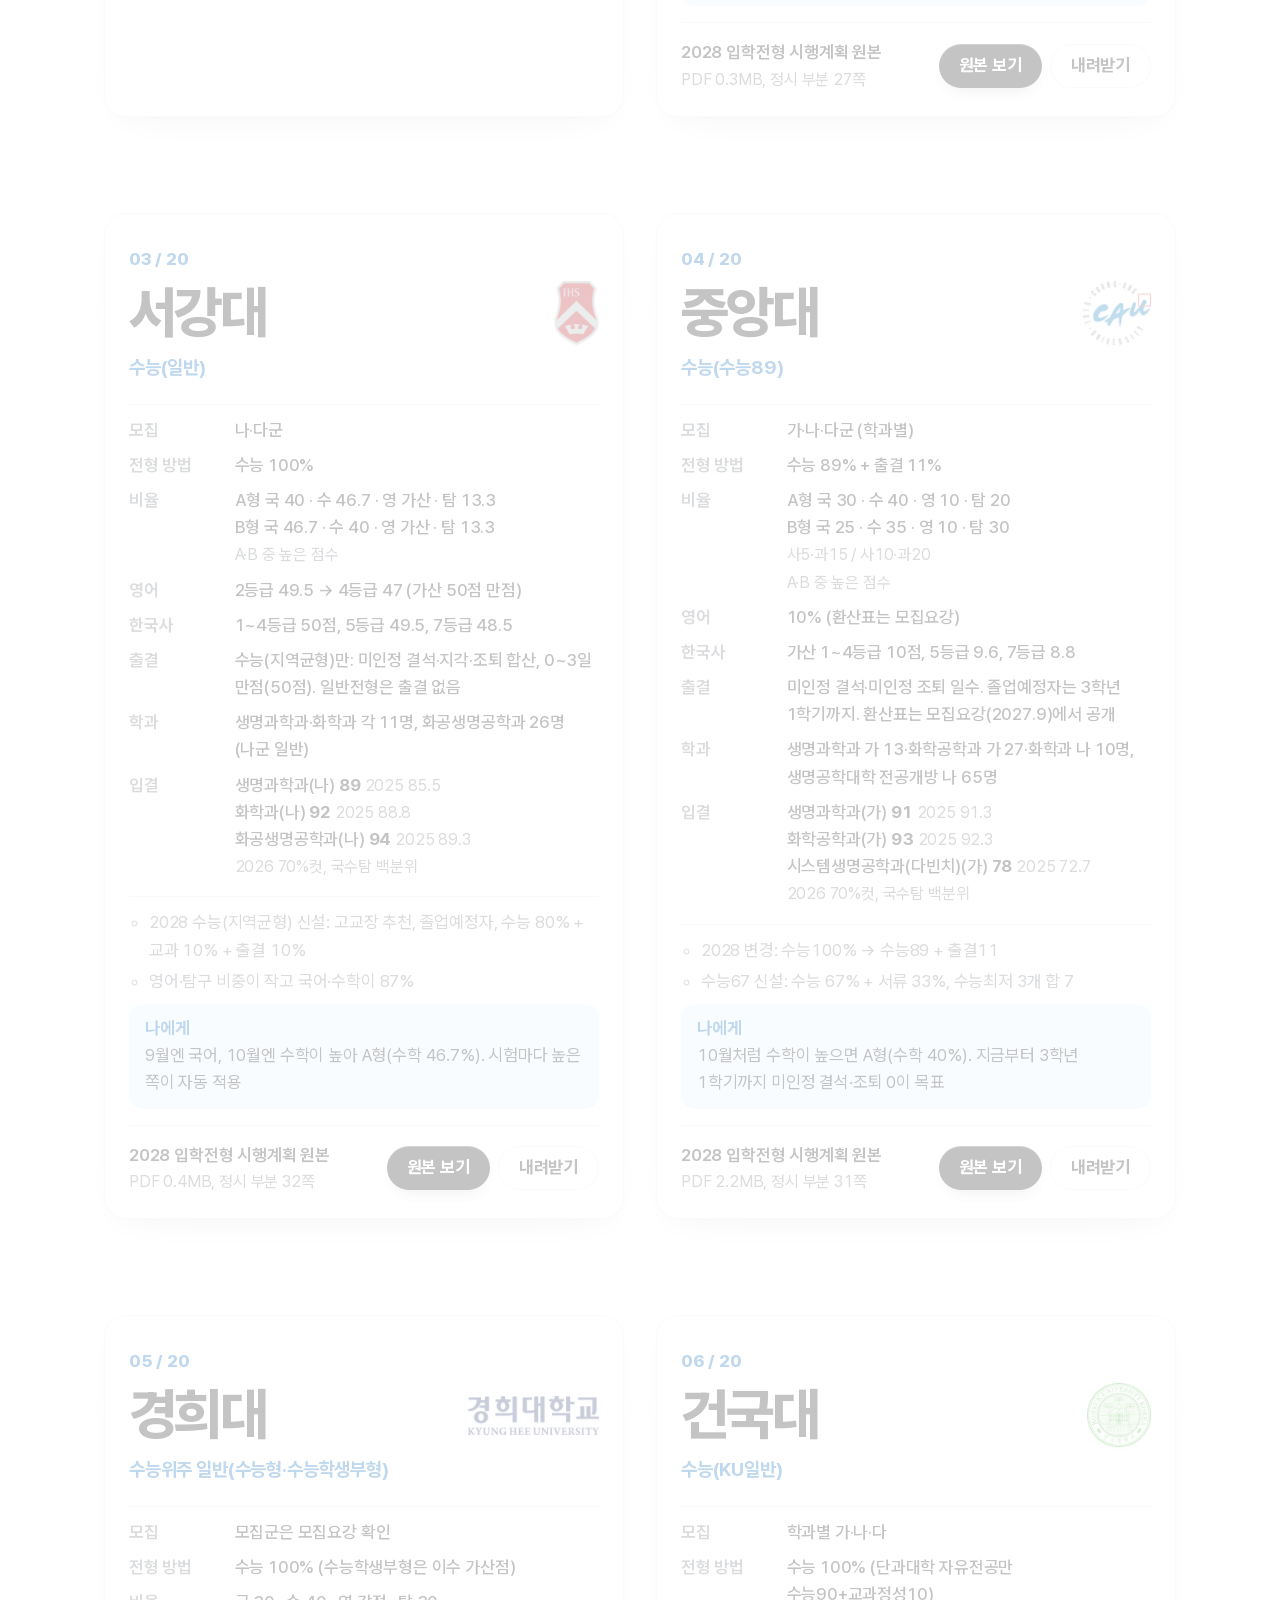
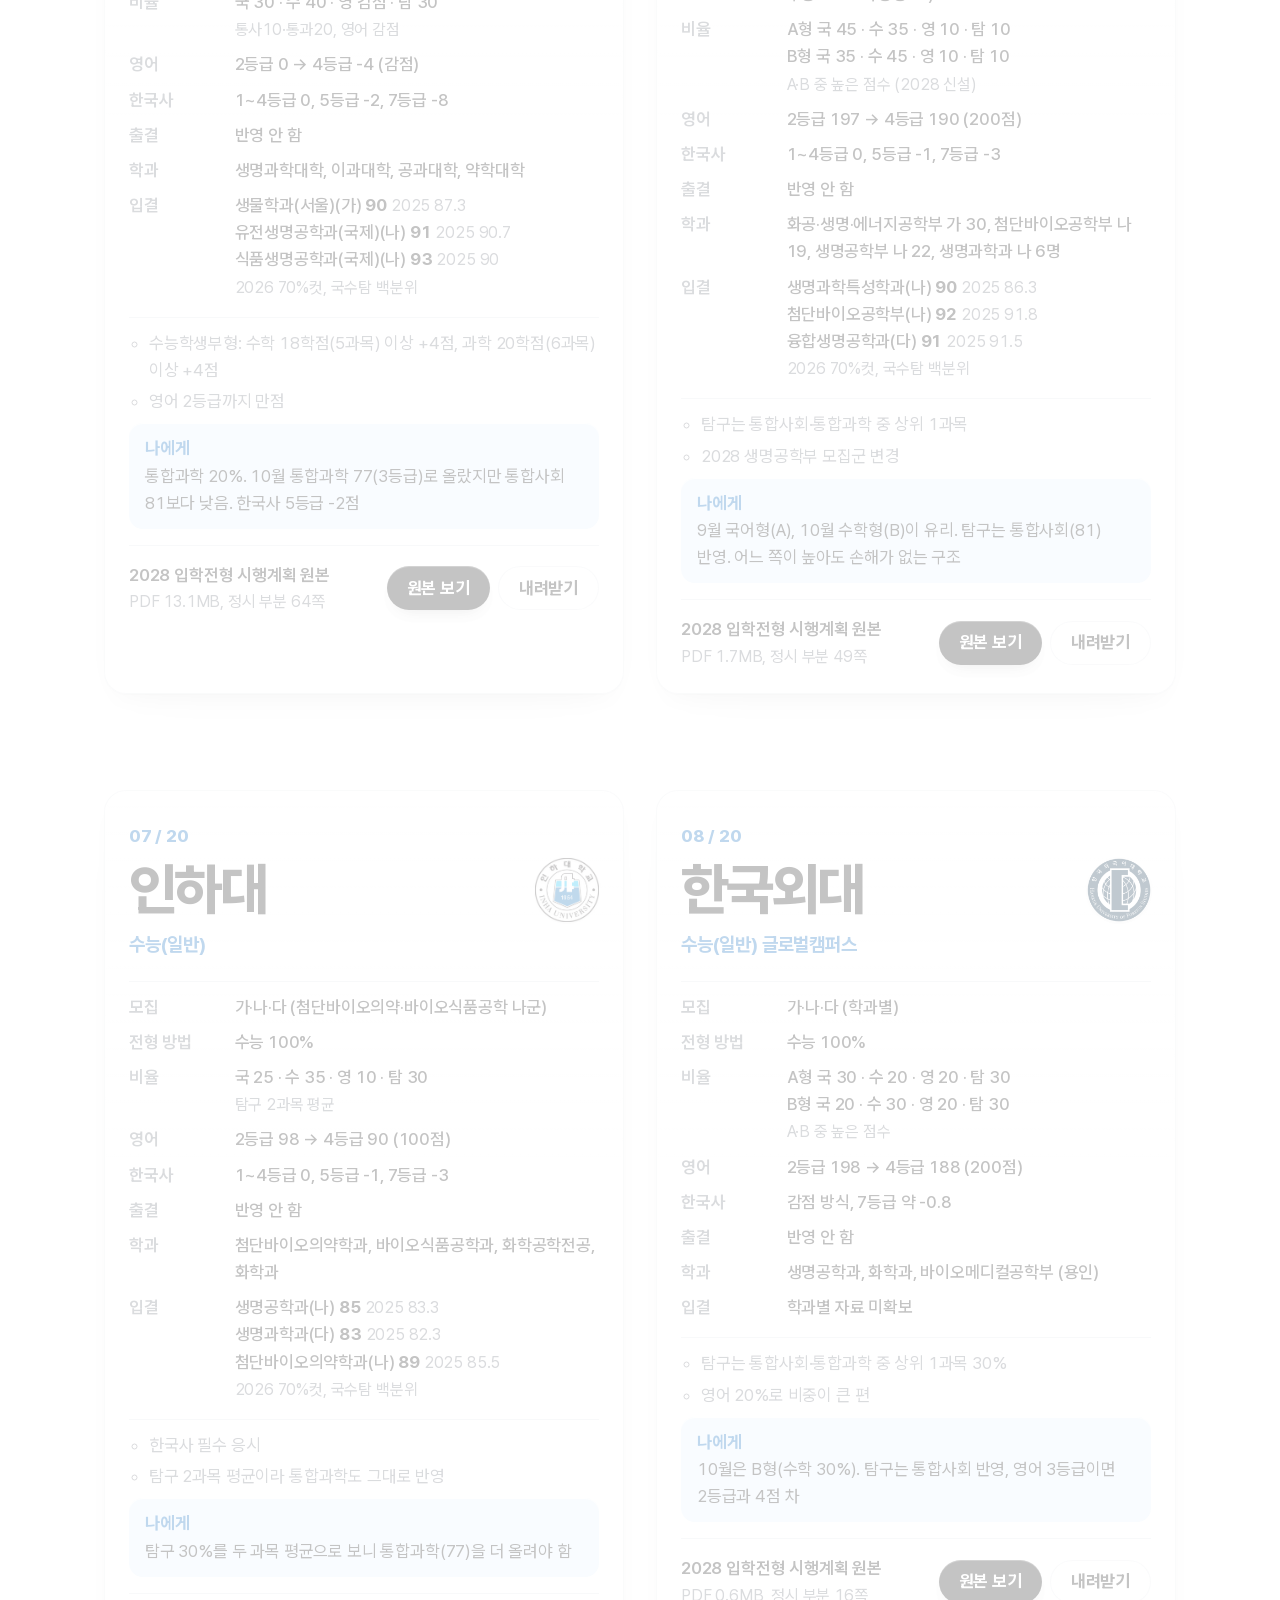
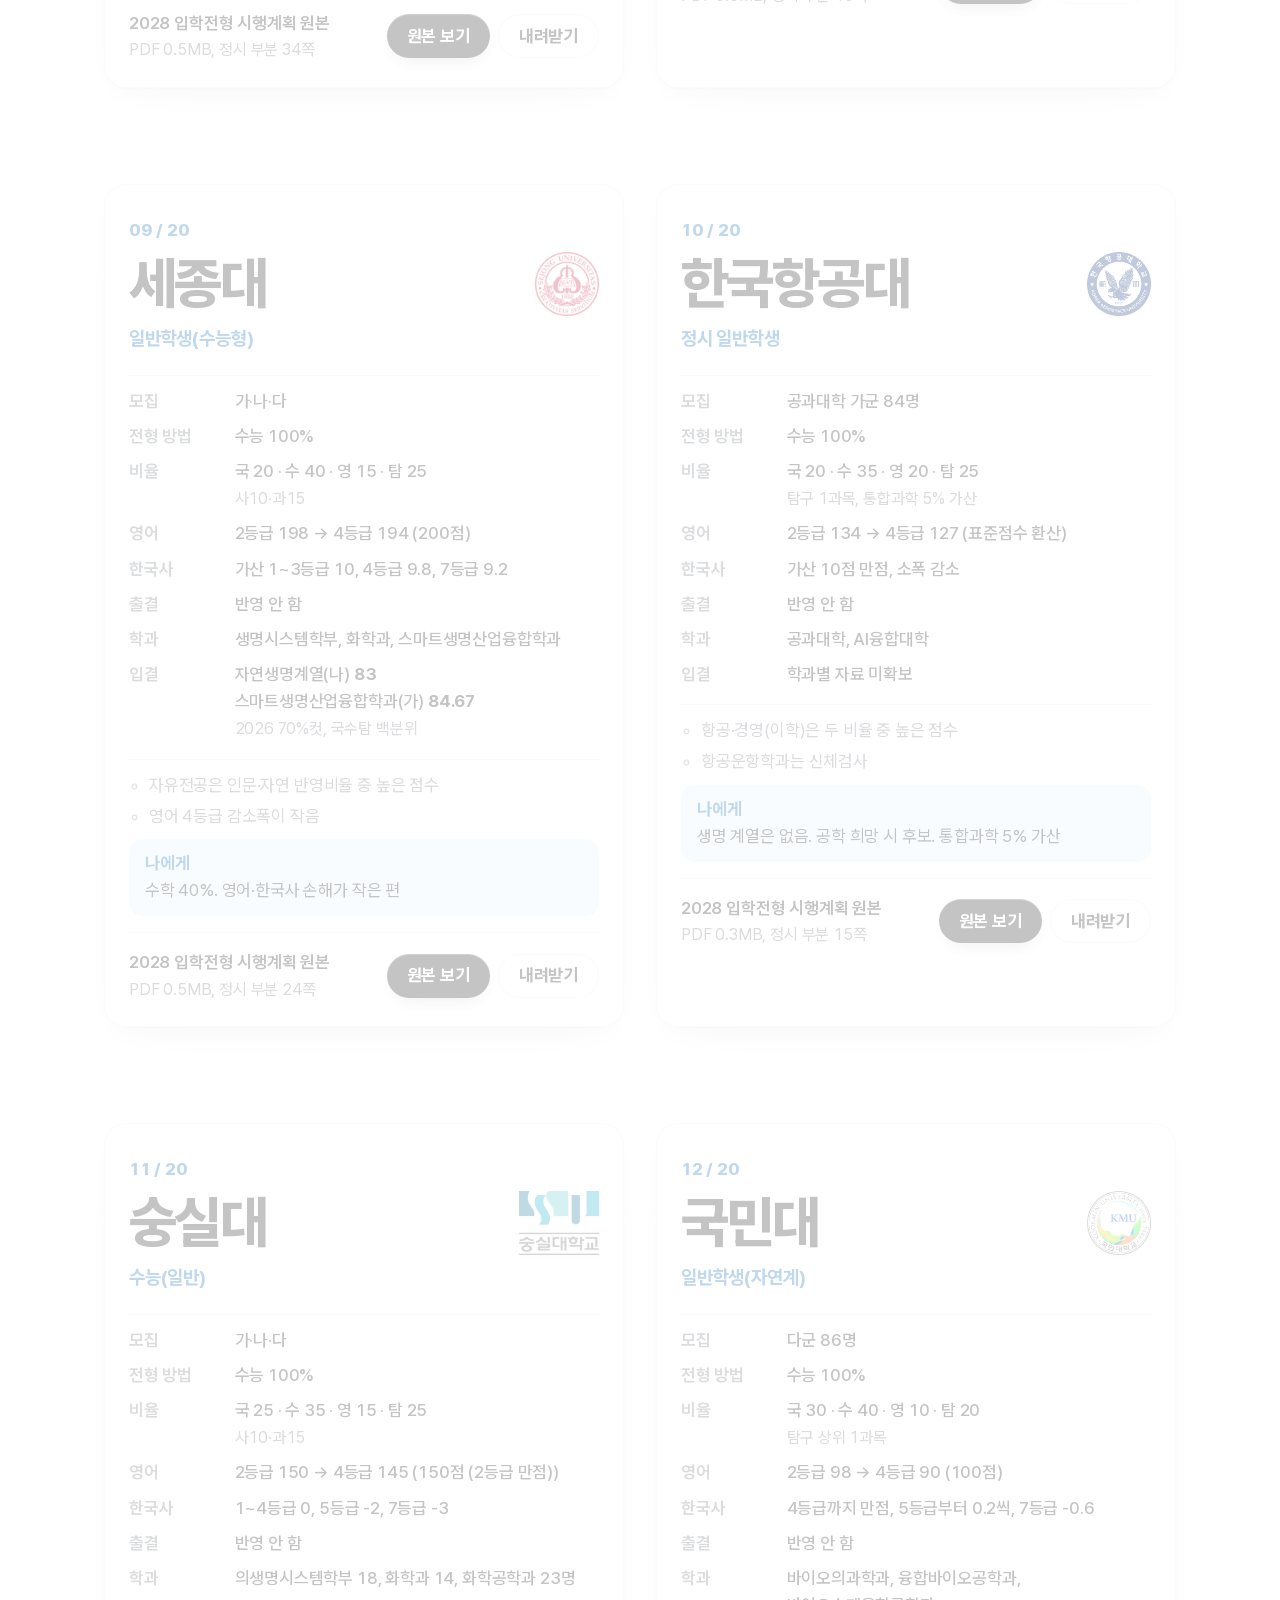
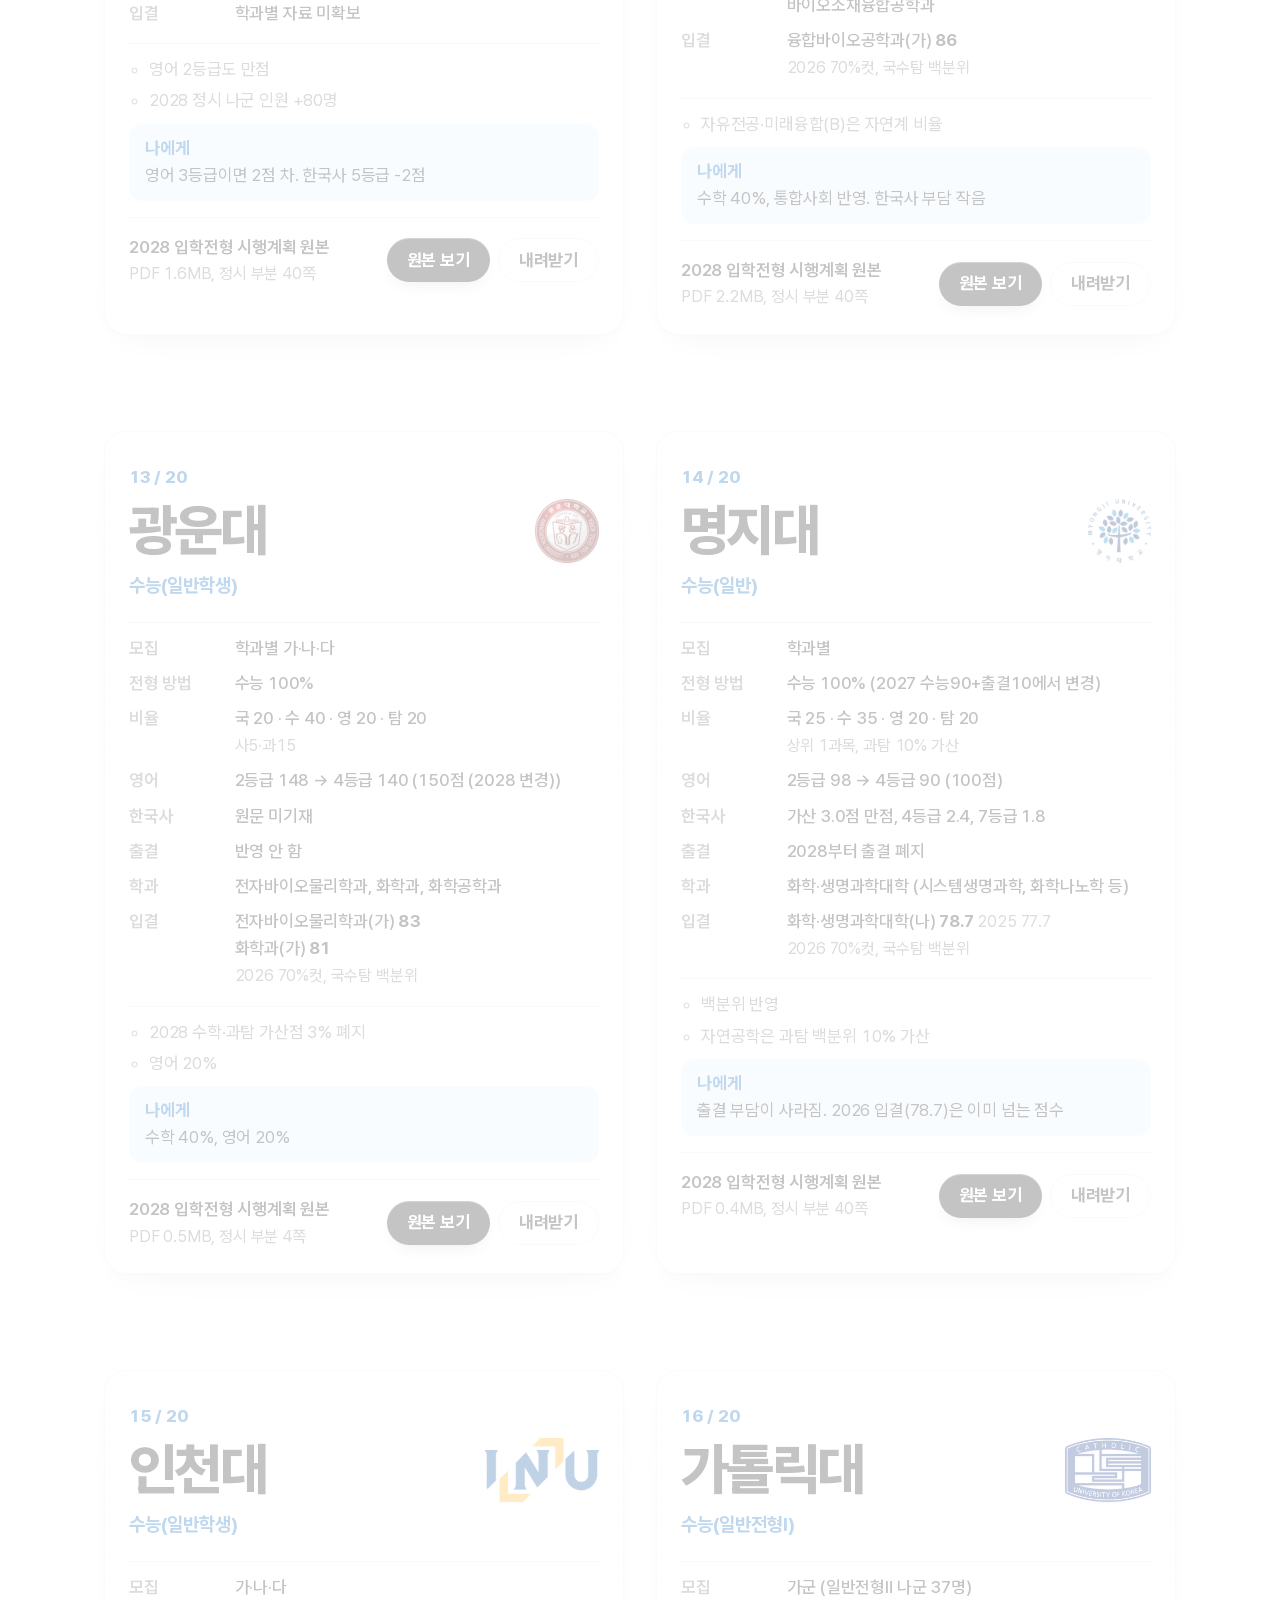
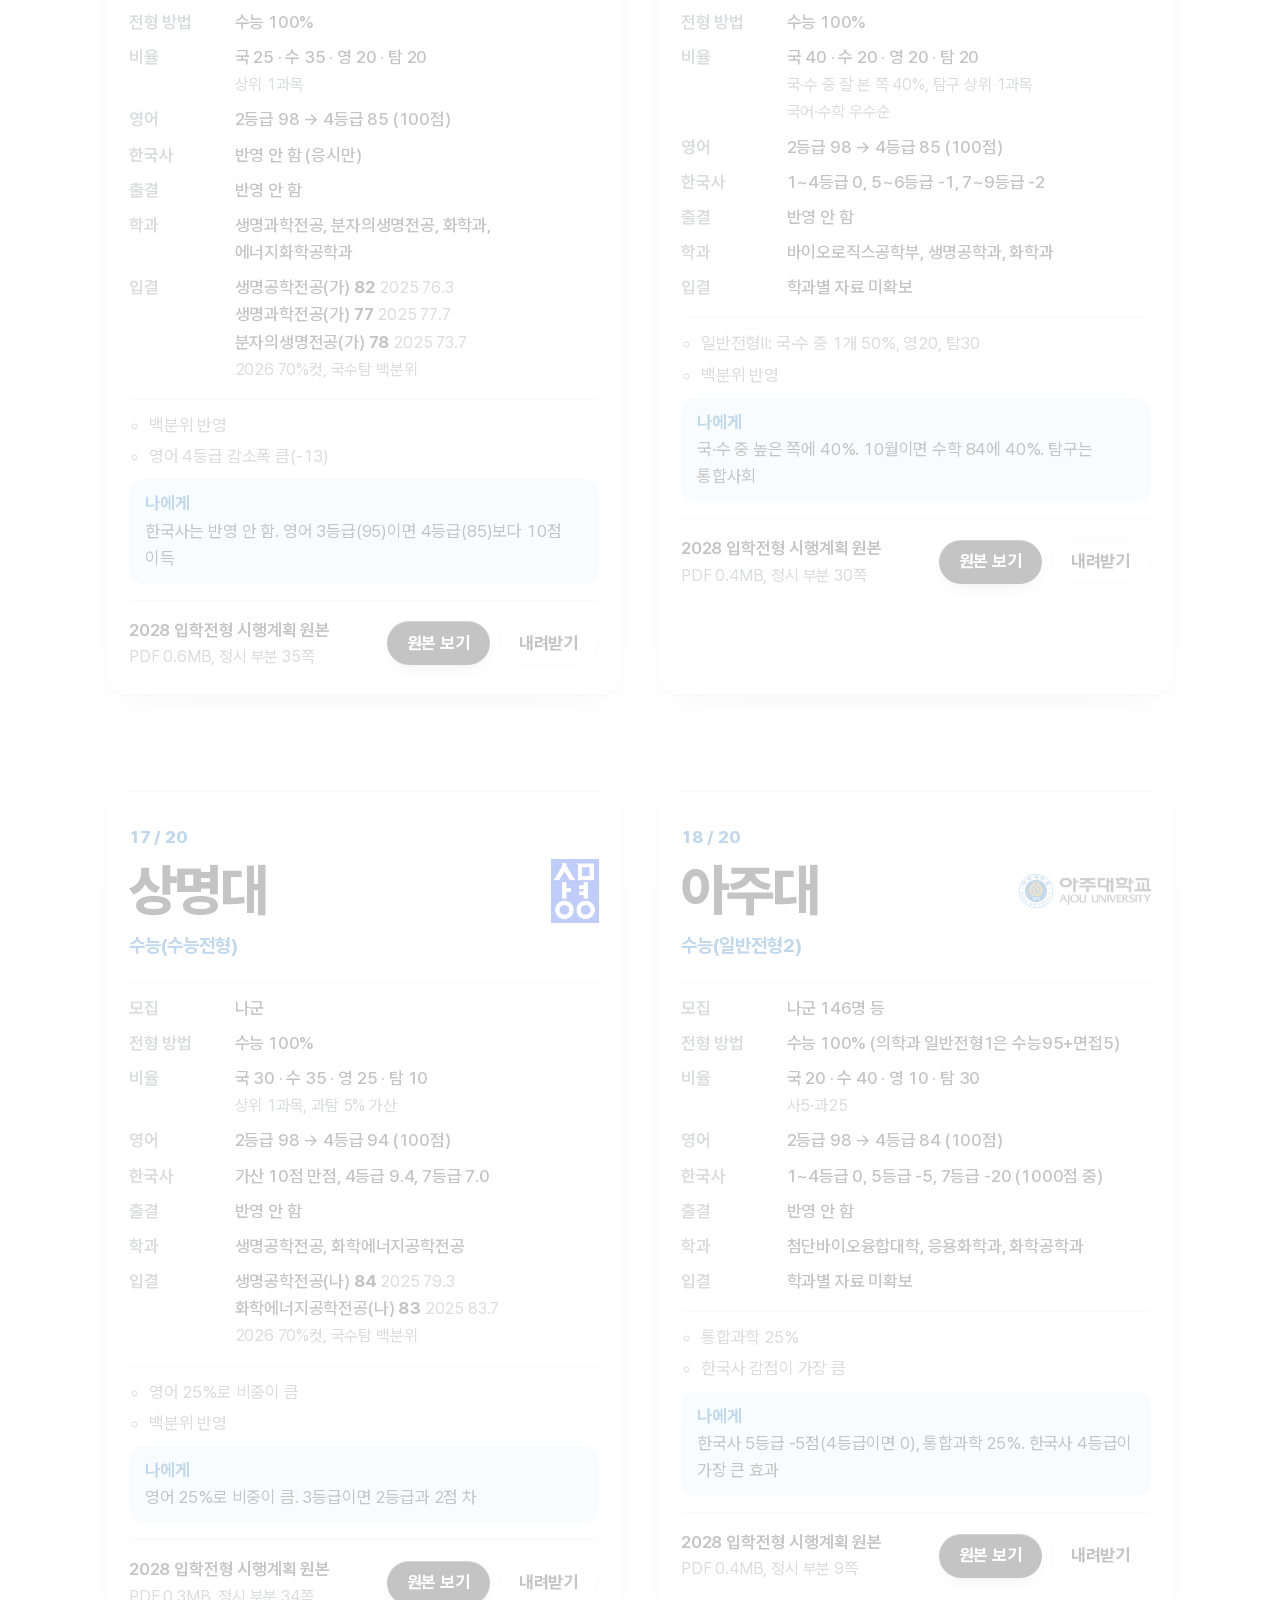
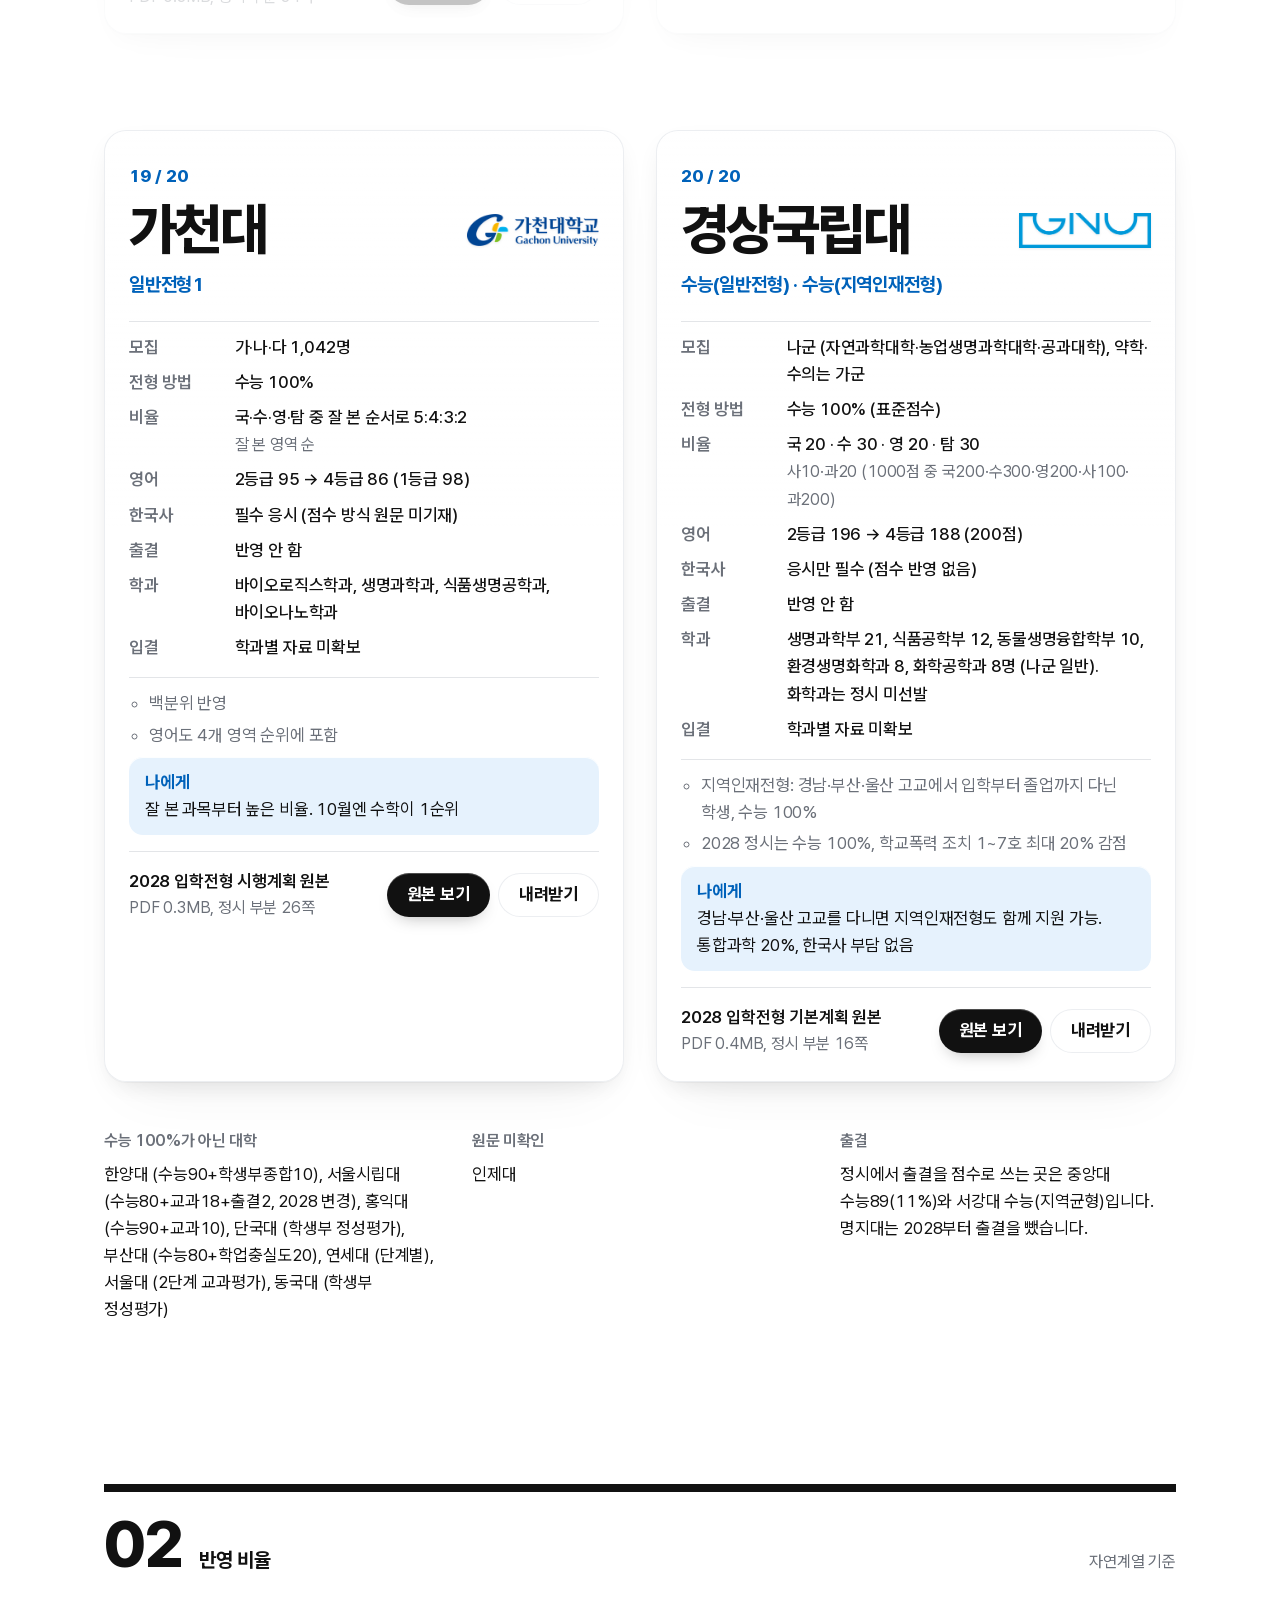
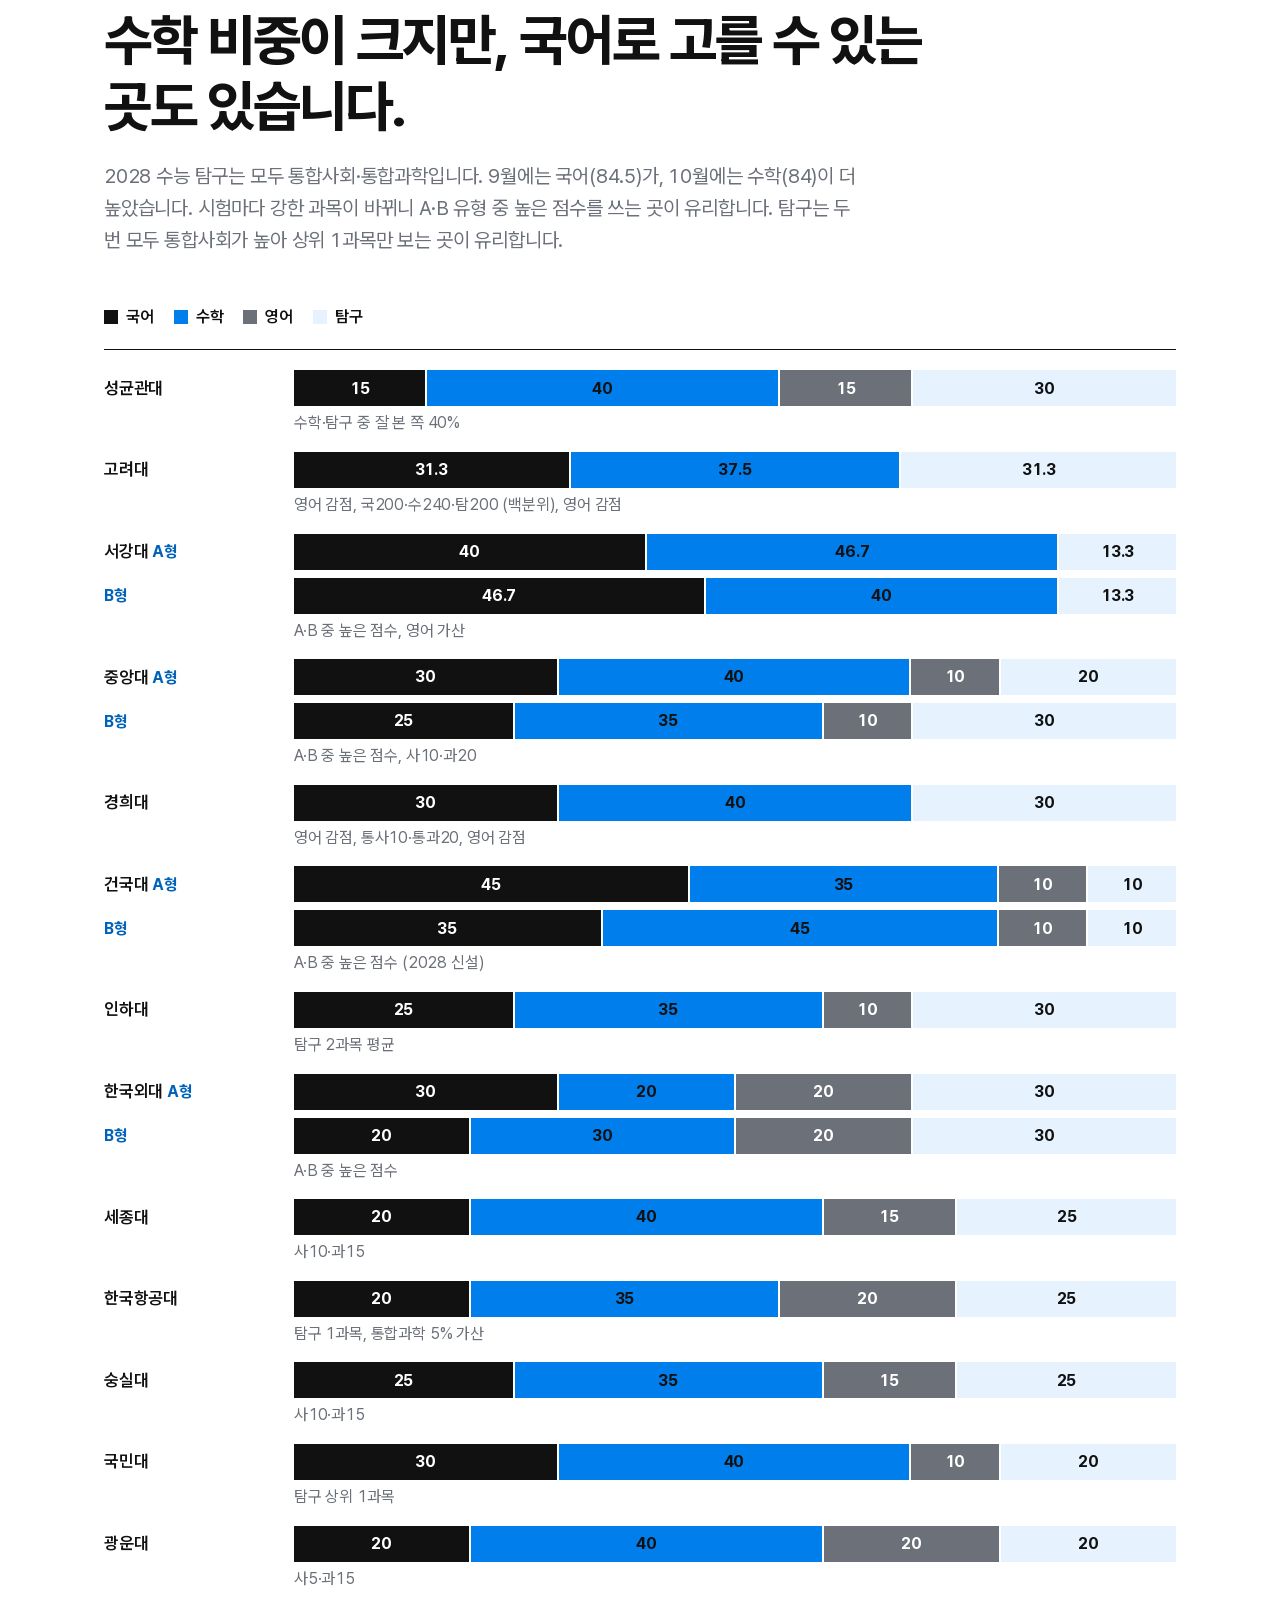
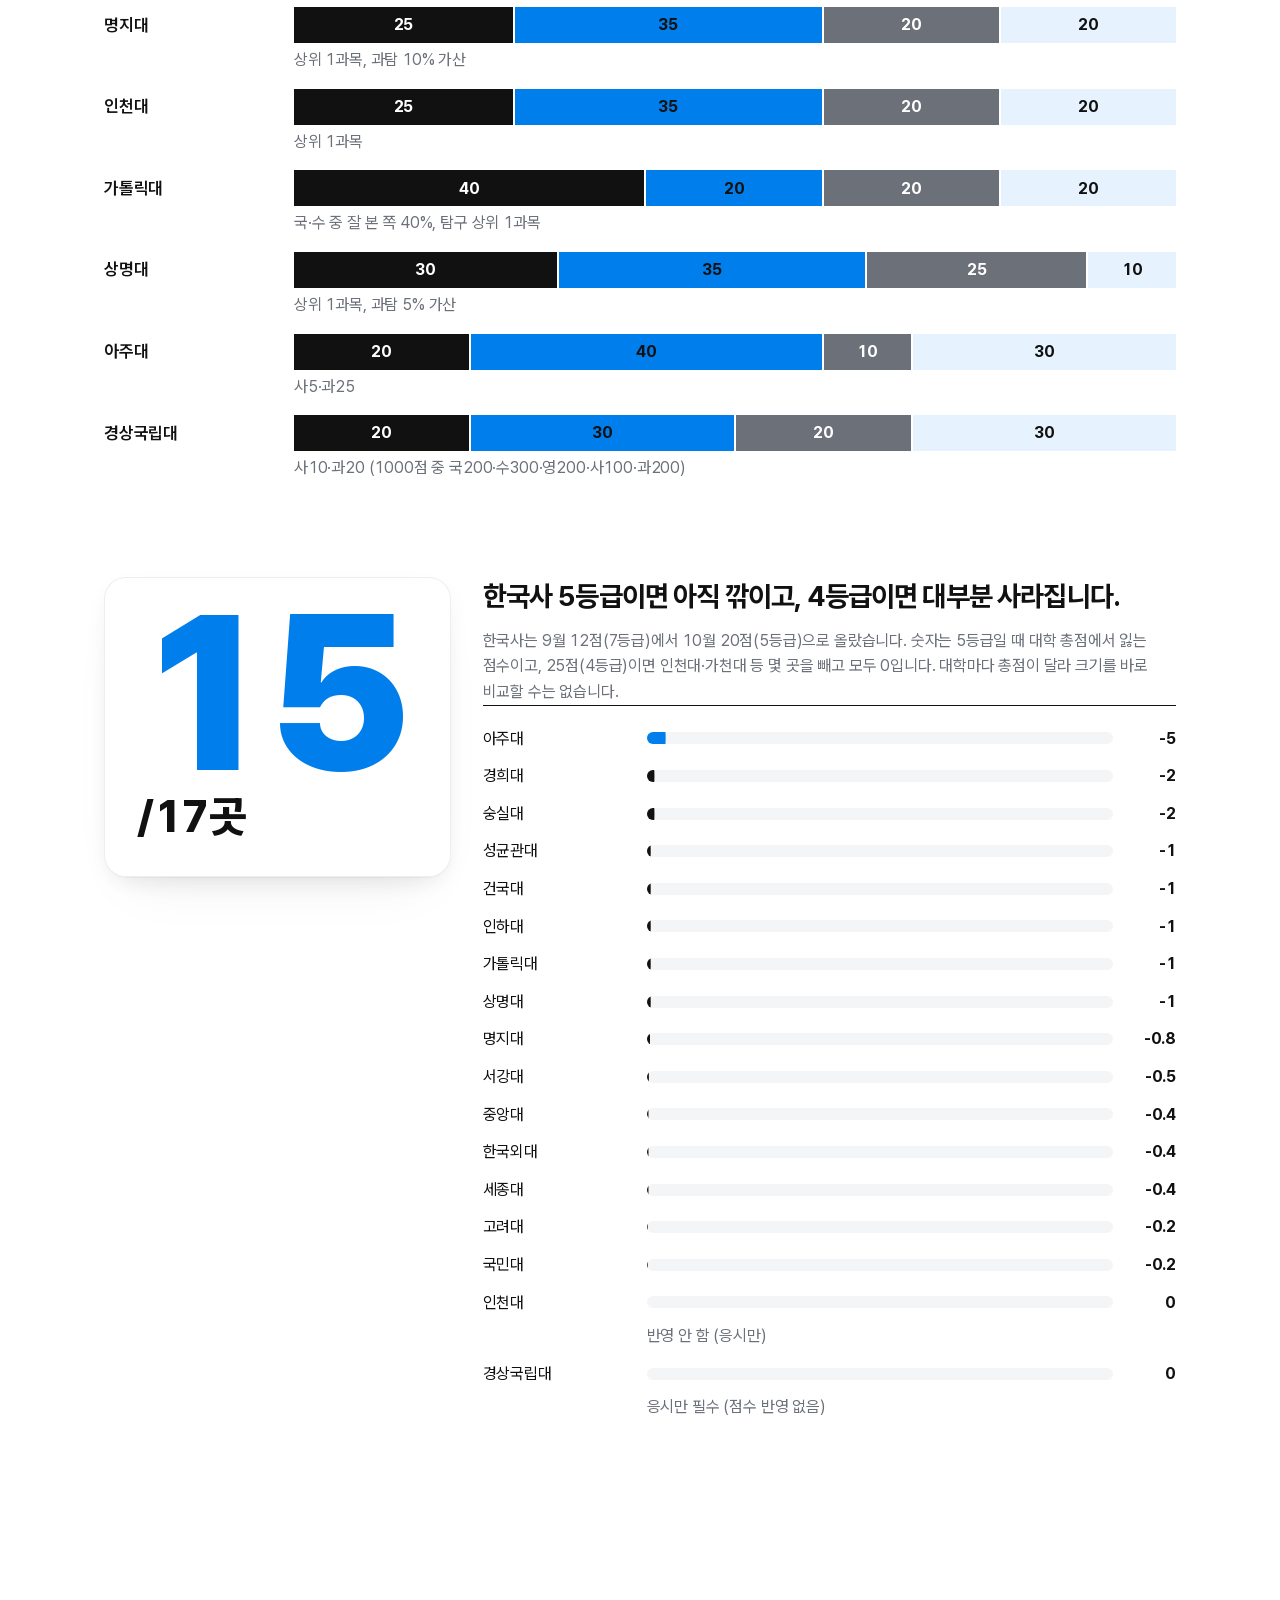
<file: english-admission-2028/index.html>
<!DOCTYPE html>
<html lang="ko">
<head>
  <meta charset="utf-8">
  <meta name="viewport" content="width=device-width, initial-scale=1, viewport-fit=cover">
  <meta name="robots" content="noindex, nofollow">
  <title>2028 정시와 영어 코칭 브리핑</title>
  <link rel="preload" href="fonts/pretendard-subset.woff2" as="font" type="font/woff2" crossorigin>
  <link rel="stylesheet" href="styles.css">
</head>
<body>
<!-- 배경: 은은하게 움직이는 빛 (transform만, 움직임 줄이기면 멈춤) -->
<div class="ambient" aria-hidden="true"><i class="blob b1"></i><i class="blob b2"></i><i class="blob b3"></i></div>

<div class="topbar">
  <span class="tb-title">영어 코칭 브리핑</span>
  <span class="tb-meta">고2 박범수</span>
</div>

<main>

  <!-- 첫 화면: 큰 81.9가 스크롤에 맞춰 줄어들며 아래 숫자 줄 첫 칸으로 들어간다 -->
  <header class="hero" id="top">
    <h1 data-reveal>2028 정시 지도와<br>6회 학평 분석</h1>
    <p class="hero-sub" data-reveal>수능 위주로 뽑는 대학 20곳을 기준으로 지금 위치와 남은 거리를 정리했습니다. 영어는 마지막 장에서 자세히 말씀드릴게요.</p>

    <div class="hero-num" aria-hidden="true">
      <span class="hero-big" id="hero-big"><span data-key="now">81.9</span></span>
    </div>
    <div class="gauge" id="gauge" role="img" aria-label="국수탐 평균 백분위 눈금. 지금 81.9, 목표 89">
      <span class="g-track"><span class="g-fill"></span><i class="g-goal"></i></span>
      <span class="g-labels"><span>70</span><span class="g-now">지금 <b data-key="now">81.9</b></span><span class="g-target">목표 <b data-key="target">89</b></span><span>100</span></span>
    </div>

    <ul class="mets">
      <li class="m-now"><span class="m-v"><span data-count="81.9" data-decimals="1" data-key="now">81.9</span></span><span class="m-l">국수탐 평균 백분위<br><span data-key="now-round">고2 9월</span> 학평 기준</span></li>
      <li><span class="m-v"><span data-count="89" data-key="target">89</span></span><span class="m-l">생명·자연·공학<br>목표선</span></li>
      <li><span class="m-v"><span data-count="20" data-key="univ-count">20</span><small>곳</small></span><span class="m-l">수능 위주 대학<br>(20곳 원문 확인)</span></li>
      <li><span class="m-v"><span data-count="80">80</span><small>점</small></span><span class="m-l">영어 목표 (2등급)<br>한국사 목표 25점</span></li>
    </ul>
    <a class="jump" href="#english" data-reveal>영어 부분만 보기 <span aria-hidden="true">↓</span></a>
    <ol class="toc print-only" aria-label="목차">
      <li><b>01</b>정시 구조</li><li><b>02</b>반영 비율</li><li><b>03</b>위치</li><li><b>04</b>학평 6회</li>
      <li><b>05</b>순서</li><li><b>06</b>영어</li><li><b>07</b>첫 수업 전</li>
    </ol>
  </header>

  <!-- 01 정시 구조 -->
  <section id="csat">
    <div class="sh" data-reveal><span class="sh-no">01</span><span class="sh-name">정시 구조</span><span class="sh-meta">2028 시행계획 원문</span></div>
    <h2 data-reveal><span data-key="univ-count">20</span>개 대학을 수능 위주로 봤습니다.</h2>
    <p class="lede" data-reveal>2028학년도 각 대학 시행계획 원문에서 생명·자연 계열 정시 수능위주전형만 골랐습니다. 여대는 뺐습니다. 수능 100%가 아닌 곳은 전형 방법에 따로 적었습니다.</p>

    <div class="sched" data-reveal>
      <div class="dday"><span class="dday-n"><span id="dday">D-388</span></span><span class="dday-l">2028 수능 (2027.11.18 목)까지</span></div>
      <ol class="rows sched-list" id="schedule"></ol>
    </div>
    <p class="pull" data-reveal>정시는 가·나·다군에서 한 곳씩, 최대 세 번 지원합니다. 같은 군 안에서는 한 대학만 지원할 수 있고, 합격해도 한 곳에만 등록합니다.</p>

    <h3 class="sub-h pb" data-reveal>대학별 메모</h3>
    <p class="note" data-reveal>두 대학씩 넘어갑니다. 국·수·영·탐은 자연계열 반영 비율(%)이고, '나에게'는 10월 학평 기준입니다.</p>
    <!-- 두 대학이 한 쌍으로 화면 가운데에 오면 뒤 배경이 그 두 대학 이름으로 바뀐다. 배경은 sticky로 따라오기만 함 -->
    <div class="univ-tour">
      <div class="uv-stage" aria-hidden="true"><div class="uv-layers" id="uv-layers"></div></div>
      <ol class="uv-steps" id="univs"></ol>
    </div>
    <div class="side side-row">
      <div data-reveal><h3>수능 100%가 아닌 대학</h3><p id="not-csat"></p></div>
      <div data-reveal><h3>원문 미확인</h3><p id="unconfirmed"></p></div>
      <div data-reveal><h3>출결</h3><p>정시에서 출결을 점수로 쓰는 곳은 중앙대 수능89(11%)와 서강대 수능(지역균형)입니다. 명지대는 2028부터 출결을 뺐습니다.</p></div>
    </div>
  </section>

  <!-- 02 반영 비율 -->
  <section id="ratio">
    <div class="sh" data-reveal><span class="sh-no">02</span><span class="sh-name">반영 비율</span><span class="sh-meta">자연계열 기준</span></div>
    <h2 data-reveal>수학 비중이 크지만, 국어로 고를 수 있는 곳도 있습니다.</h2>
    <p class="lede" data-reveal>2028 수능 탐구는 모두 통합사회·통합과학입니다. 9월에는 국어(84.5)가, 10월에는 수학(84)이 더 높았습니다. 시험마다 강한 과목이 바뀌니 A·B 유형 중 높은 점수를 쓰는 곳이 유리합니다. 탐구는 두 번 모두 통합사회가 높아 상위 1과목만 보는 곳이 유리합니다.</p>
    <ul class="legend" data-reveal aria-hidden="true">
      <li><i class="sw kor"></i>국어</li><li><i class="sw math"></i>수학</li><li><i class="sw eng"></i>영어</li><li><i class="sw tam"></i>탐구</li>
    </ul>
    <div class="stack" id="ratio-bars" role="img"></div>

    <div class="hist pb">
      <div class="hist-num" data-reveal><span class="big-n" id="hist-n">16</span><span class="big-u" id="hist-u">/20곳</span></div>
      <div class="hist-body">
        <h3 data-reveal>한국사 5등급이면 아직 깎이고, 4등급이면 대부분 사라집니다.</h3>
        <p class="note" data-reveal>한국사는 9월 12점(7등급)에서 10월 20점(5등급)으로 올랐습니다. 숫자는 5등급일 때 대학 총점에서 잃는 점수이고, 25점(4등급)이면 인천대·가천대 등 몇 곳을 빼고 모두 0입니다. 대학마다 총점이 달라 크기를 바로 비교할 수는 없습니다.</p>
        <div class="bars" id="hist-bars" role="img"></div>
      </div>
    </div>
  </section>

  <!-- 03 위치 -->
  <section id="position">
    <div class="sh" data-reveal><span class="sh-no">03</span><span class="sh-name">위치</span><span class="sh-meta">2026 정시 70%컷</span></div>
    <h2 data-reveal>지금 <span data-key="now">81.9</span>, 목표 <span data-key="target">89</span>까지 <span data-key="gap">7.1</span> 남았습니다.</h2>
    <p class="lede" data-reveal>생명·바이오 계열 2026 정시 합격선(최종등록자 국수탐 백분위 70%컷, 영어 제외)입니다. 파란 선이 지금 위치, 검은 점선이 목표입니다. 10월 기준(81.0)으로 명지대 화학·생명과학대학(78.7)·인천대 생명과학(77)은 넘었고, 인천대 생명공학(82)까지 1점, 세종대·광운대(83)까지 2점, 인하대 생명공학(85)까지 4점, 서강대·건국대·경희대 생명 계열까지 8~9점 남았습니다.</p>
    <div class="cutoffs" id="cutoffs" role="img"></div>
    <p class="note" data-reveal id="cut-note"></p>

    <h3 class="sub-h pb" data-reveal>필요한 등급 조합</h3>
    <div class="scroll-x"><table class="tbl combos" id="combos" data-reveal></table></div>
    <p class="pull" data-reveal>국어나 수학 하나만 2등급이 되어도 85~88, 인하대·국민대 바이오 계열입니다. 둘 다 올리면 89~92, 건국대·중앙대·경희대·서강대 생명 계열입니다.</p>
    <p class="note" data-reveal>목표로 국어·수학·영어 2등급, 탐구 두 과목 1등급(22211)을 받으면 국수탐 평균 백분위는 약 91~96(중간 94)입니다. 2026 입결 기준 고려대 생명 계열(94~95)이 적정~상향, 서강·중앙(서울)·건국·경희대 생명 계열(89~93)이 안정~적정입니다. 2등급·1등급 백분위 폭으로 계산한 추정입니다.</p>
  </section>

  <!-- 04 학평 5회 -->
  <section id="mocks">
    <div class="sh" data-reveal><span class="sh-no">04</span><span class="sh-name">학평 6회</span><span class="sh-meta">성적통지표 6장</span></div>
    <h2 data-reveal>10월, 영어·통합과학·한국사가 올랐습니다.</h2>
    <p class="lede" data-reveal>고1 9월부터 고2 10월까지 여섯 번입니다. 10월에는 여섯 과목이 모두 3등급 이상이 됐습니다(한국사 제외). 평균 백분위는 81.0으로 9월(81.9)과 비슷합니다.</p>

    <div class="round" id="round-card" data-reveal>
      <div class="round-nav">
        <button class="nav-btn" id="round-prev" type="button"><span aria-hidden="true">←</span><span class="nav-label"></span></button>
        <h3 class="round-title" id="round-title" aria-live="polite">고2 10월</h3>
        <button class="nav-btn" id="round-next" type="button"><span class="nav-label"></span><span aria-hidden="true">→</span></button>
      </div>
      <div class="round-body" id="round-body"></div>
      <p class="note round-hint">휴대폰에서는 표를 옆으로 밀어서 회차를 넘길 수 있습니다.</p>
    </div>

    <div class="split pb">
      <div>
        <h3 class="sub-h" data-reveal>국수탐 평균 백분위</h3>
        <ol class="trend" id="trend" role="img"></ol>
        <p class="note" data-reveal>점선은 목표 89. (국어 + 수학 + 탐구 두 과목 평균) ÷ 3으로 계산했습니다.</p>
      </div>
      <ul class="findings">
        <li data-reveal><b>영어</b>65점(4등급)에서 71점(3등급)으로 올랐습니다. 듣기 17문항은 전부 맞혔고, 빈칸 4문항은 또 다 틀렸습니다.</li>
        <li data-reveal><b>수학</b>2·3점 17문항은 전부 정답, 4점 13문항 중 10개 오답입니다. 단답 26~30번은 다섯 문항 모두 틀렸습니다.</li>
        <li data-reveal><b>통합과학·한국사</b>통합과학 4→3등급, 한국사 12점→20점(7→5등급)입니다. 한국사는 2문항만 더 맞히면 4등급입니다.</li>
      </ul>
    </div>

    <h3 class="sub-h pb" data-reveal>과목별 등급 흐름</h3>
    <div class="scroll-x" tabindex="0" role="region" aria-label="회차별 과목 등급 표, 옆으로 밀어서 보기">
      <table class="heat grades" id="grade-table"></table>
    </div>
    <p class="note" data-reveal>진할수록 등급이 낮습니다.</p>

    <h3 class="sub-h" data-reveal>과목별로 점수를 만들 곳</h3>
    <ol class="rows subj" id="subject-plan"></ol>
  </section>

  <!-- 05 순서 -->
  <section id="order">
    <div class="sh" data-reveal><span class="sh-no">05</span><span class="sh-name">순서</span><span class="sh-meta">문항 수 × 배점 × 오답률</span></div>
    <h2 data-reveal>점수가 가장 빨리 오르는 순서.</h2>
    <p class="lede" data-reveal>수학 15~21번과 29~30번 고난도는 이 여섯 개 다음입니다.</p>
    <ol class="rank" id="priority"></ol>
    <h3 class="sub-h pb" data-reveal>겨울 계획(11월~2월)에 더할 것</h3>
    <p class="note" data-reveal>정해 둔 계획은 그대로 두고 약점만 더합니다. 한국사는 지금 계획에 빠져 있는 유일한 과목입니다.</p>
    <ol class="rows winter" id="winter"></ol>
  </section>

  <!-- 06 영어 -->
  <section id="english">
    <div class="sh" data-reveal><span class="sh-no">06</span><span class="sh-name">영어</span><span class="sh-meta">학평 6회 채점 결과</span></div>
    <h2 data-reveal>영어는 빈칸에서 무너집니다.</h2>
    <p class="lede" data-reveal>여기부터 선생님께 직접 드리는 이야기입니다. 듣기는 거의 틀리지 않고, 글 전체를 한 문장으로 압축하는 문제에서 점수가 빠집니다.</p>
    <ul class="mets eng-mets">
      <li><span class="m-v"><span data-count="71" data-key="eng-raw">71</span><small>점</small></span><span class="m-l"><span data-key="eng-label">고2 10월</span> 원점수, <span data-key="eng-grade">3</span>등급<br>80점(2등급)까지 9점</span></li>
      <li class="accent"><span class="m-v"><span data-count="90" data-key="blank">90</span><small>%</small></span><span class="m-l">빈칸 31~34번<br><span data-rounds>5</span>회 누적 오답률</span></li>
      <li><span class="m-v"><span data-count="6" data-key="listen">6</span><small>%</small></span><span class="m-l">듣기 1~17번<br><span data-rounds>5</span>회 누적 오답률</span></li>
      <li><span class="m-v"><span data-count="80">80</span><small>점</small></span><span class="m-l">최종 목표<br>2028 수능 2등급</span></li>
    </ul>

    <div class="split pb">
      <div>
        <h3 class="sub-h" data-reveal>유형별 누적 오답률</h3>
        <div class="bars" id="type-bars" role="img" aria-label="유형별 누적 오답률 막대그래프"></div>
      </div>
      <div>
        <h3 class="sub-h" data-reveal>영어 2등급과 4등급의 점수 차</h3>
        <div class="bars" id="weight-bars" role="img" aria-label="대학별 영어 2등급과 4등급의 점수 차"></div>
        <p class="note" id="weight-other"></p>
      </div>
    </div>

    <h3 class="sub-h pb" data-reveal>회차별 오답</h3>
    <div class="scroll-x" tabindex="0" role="region" aria-label="회차별 유형 오답 표, 옆으로 밀어서 보기">
      <table class="heat" id="heat"></table>
    </div>
    <p class="note" data-reveal>틀린 문항 수/전체 문항 수. 테두리 열이 가장 최근인 10월입니다.</p>

    <h3 class="sub-h" data-reveal>매번 틀리는 문항</h3>
    <div class="grid45" id="grid45" role="img" aria-label="45문항 지도. 번호마다 그 유형의 누적 오답률로 색을 칠함. 빈칸 31~34번이 가장 진하고, 21·24번은 6회 중 5회, 23번은 4회 오답"></div>
    <p class="note" data-reveal>번호마다 그 유형의 누적 오답률로 칠했습니다. 테두리는 21번(함축)·24번(제목) 6회 중 5회, 23번(주제) 4회 틀린 문항으로, 셋 다 빈칸과 뿌리가 같습니다.</p>

    <h3 class="sub-h pb" data-reveal>약한 영역과 처방</h3>
    <ol class="rows fixes" id="fixes">
      <li><b>빈칸 31~34</b><span>글의 요지를 빈칸 자리에 맞게 바꿔 말하지 못합니다.</span><span class="fix">요지를 한 문장으로 쓴 뒤 빈칸 위치에 맞게 바꾸기</span></li>
      <li><b>함축·주제·제목</b><span>21·23·24번. 글 전체를 압축하는 힘이 부족합니다.</span><span class="fix">however 이후 문장과 반복되는 핵심어 표시</span></li>
      <li><b>어법 29</b><span>관계사, 동사·준동사 판단에서 틀립니다.</span><span class="fix">빈출 어법 10개 정리</span></li>
      <li><b>순서·삽입 36~39</b><span>대명사·연결어 단서를 놓칩니다.</span><span class="fix">단서를 표시한 뒤 문장 배열</span></li>
    </ol>
    <p class="pull" data-reveal>시험에서는 듣기 → 18~30번 → 35~45번 순서로 풀고, 빈칸 31~34번은 마지막에 풉니다. 빈칸은 한 문항에 2분을 넘기지 않습니다.</p>
  </section>

  <!-- 07 함께 정할 것 -->
  <section id="ask">
    <div class="sh" data-reveal><span class="sh-no">07</span><span class="sh-name">첫 수업 전</span><span class="sh-meta">선생님과 정할 것</span></div>
    <h2 data-reveal>첫 수업 전에 함께 정하고 싶은 것.</h2>
    <ol class="checks">
      <li>정답 근거를 지문 속 문장으로 짚어 주기</li>
      <li>오답 원인을 어휘, 구문, 논리, 시간 중 하나로 분류해 기록</li>
      <li>월 1회 70분 실전 모의고사와 점수 기록</li>
      <li>교재, 수업 요일, 3월 학평 이후 횟수 조정 기준</li>
    </ol>
    <a class="btn" href="pdf/briefing.pdf" download="2028-정시-영어-코칭-브리핑.pdf">PDF로 받기</a>
    <p class="note" id="pdf-msg" aria-live="polite"></p>
    <p class="colophon">근거: 2028학년도 각 대학 입학전형 시행계획 원문(2026.3~5), 울산진로진학지원센터 「2028 대입전형 깔끔정리」, 2026 정시 입시결과, 학평 성적통지표 6장(2025.9~2026.10).</p>
  </section>

</main>
<script src="main.js" defer></script>
</body>
</html>
</file>
<file: tokens.css>
/* Hallmark · genre: editorial · macrostructure: Index-First · theme: Almanac (red-pen variant)
 * tone: utilitarian-editorial · anchor hue: 75 (oat paper) · accent: 28 (교정 빨간펜)
 * nav: N9 edge-aligned · footer: Ft2 inline single line · enrichment: none
 */
:root {
  --color-paper:      oklch(96.5% 0.012 80);
  --color-paper-2:    oklch(93% 0.016 80);
  --color-rule:       oklch(84% 0.012 75);
  --color-muted:      oklch(47% 0.012 70);
  --color-ink:        oklch(21% 0.014 60);
  --color-accent:     oklch(54% 0.19 28);
  --color-accent-ink: oklch(97% 0.01 80);
  --color-focus:      oklch(54% 0.19 28);
  --color-stage:      oklch(99% 0.004 80);

  --font-display: "Gowun Batang", "AppleMyungjo", "Nanum Myeongjo", serif;
  --font-body:    "IBM Plex Sans KR", "Apple SD Gothic Neo", "Malgun Gothic", sans-serif;
  --font-outlier: "IBM Plex Mono", ui-monospace, "SF Mono", monospace;

  --space-3xs: 0.25rem; --space-2xs: 0.5rem; --space-xs: 0.75rem;
  --space-sm:  1rem;    --space-md:  1.5rem; --space-lg: 2rem;
  --space-xl:  3rem;    --space-2xl: 4.5rem;

  --text-sm:   0.875rem;
  --text-base: 1rem;
  --text-md:   1.25rem;
  --text-xl:   clamp(1.95rem, 6vw + 0.5rem, 2.75rem);

  --rule-hair: 1px;
  --rule-heavy: 2px;
  --radius-sm: 6px;

  --ease-out:    cubic-bezier(0.16, 1, 0.3, 1);
  --ease-in:     cubic-bezier(0.7, 0, 0.84, 0);
  --ease-in-out: cubic-bezier(0.65, 0, 0.35, 1);
  --dur-short: 140ms;
  --dur-mid:   220ms;

  --safe-t: env(safe-area-inset-top, 0px);
  --safe-b: env(safe-area-inset-bottom, 0px);
}

@media (prefers-color-scheme: dark) {
  :root:not([data-theme="light"]) {
    --color-paper:      oklch(16% 0.01 70);
    --color-paper-2:    oklch(20% 0.012 70);
    --color-rule:       oklch(31% 0.01 70);
    --color-muted:      oklch(70% 0.01 75);
    --color-ink:        oklch(93% 0.008 80);
    --color-accent:     oklch(66% 0.16 28);
    --color-accent-ink: oklch(16% 0.01 70);
    --color-focus:      oklch(70% 0.16 28);
  }
}
</file>
<file: english-admission-2028/styles.css>
/* Hallmark · redesign · genre: modern-minimal (Swiss) · macrostructure: Stat-Led + Long Document
 * theme: custom "밝은 흰 바탕, 파랑 하나, 굵은 고딕, 큰 숫자" (학생의 swiss-motion-deck 취향)
 * paper #FFFFFF · ink #111111 · accent #007EEC · display/body: Pretendard Variable
 * pre-emit critique: P5 H4 E4 S5 R5 V4
 */

/* 글꼴: 사이트에 쓰인 글자만 잘라 넣은 Pretendard (tools/subset_font.py). 빠진 글자는 시스템 고딕 */
@font-face {
  font-family: "Pretendard Site";
  src: url("fonts/pretendard-subset.woff2") format("woff2");
  font-weight: 100 900; font-style: normal; font-display: swap;
}

/* 디자인 토큰: 색·글꼴·간격·모션은 반드시 여기 변수로만 사용 (CLAUDE.md 규칙) */
:root {
  --paper: #FFFFFF; --surface: #F4F5F7; --line: #E3E5E8; --line-2: #C9CDD2;
  --ink: #111111; --ink-2: #6B7079;
  --accent: #007EEC; --accent-ink: #0062BA; --accent-soft: #E6F2FD;
  /* 진할수록 '자주 틀림·낮은 등급' (파랑 한 가지 색의 농도) */
  /* 배경 빛: 파랑 계열 세 가지를 아주 옅게 (글자 대비에 영향 없는 농도) */
  --glow-1: #007EEC3D; --glow-2: #5AC8FA4D; --glow-3: #7FE3D442;
  --paper-glass: #FFFFFFB8;
  /* 리퀴드 글라스: 반투명 판 + 위쪽 빛 + 아래 얕은 그림자 (2026.10.26 학생 요청) */
  --glass: #FFFFFF6E; --glass-strong: #FFFFFFAD; --glass-edge: #FFFFFFE6; --glass-rim: #0F2A4A14;
  --glass-sheen: #FFFFFFB3; --glass-sheen-0: #FFFFFF00;
  --glass-shadow: 0 1px 1px #1111110A, 0 10px 28px -10px #1111111F, 0 28px 56px -28px #11111114;
  --glass-shadow-lift: 0 2px 2px #1111110D, 0 16px 36px -12px #11111129, 0 36px 64px -28px #1111111A;
  --glass-inner: inset 0 1px 0 #FFFFFFF2, inset 0 -1px 0 #FFFFFF59, inset 0 0 0 1px #FFFFFF59;
  --glass-blur: saturate(180%) blur(20px);
  --r-glass: 22px; --r-glass-sm: 14px; --r-pill: 999px;
  --heat-0: #F4F5F7; --heat-1: #E6F2FD; --heat-2: #B9DAFA; --heat-3: #6FB3F4; --heat-4: #0062BA;
  --font: "Pretendard Site", "Pretendard", "Apple SD Gothic Neo", "Noto Sans KR", "Noto Sans CJK KR", system-ui, sans-serif;
  --s1: 4px; --s2: 8px; --s3: 12px; --s4: 16px; --s5: 20px; --s6: 24px; --s8: 32px; --s10: 40px; --s12: 48px; --s16: 64px; --s24: 96px; --s32: 128px;
  --gutter: clamp(16px, 5vw, 64px);
  --rule: 8px;
  --r1: 2px; --r2: 4px;
  --dur-in: 560ms; --dur-out: 240ms; --dur-draw: 800ms; --stagger: 60ms;
  --ease-out: cubic-bezier(0.16, 1, 0.3, 1); --ease-in: cubic-bezier(0.4, 0, 1, 1); --ease-io: cubic-bezier(0.45, 0, 0.55, 1);
}

* { box-sizing: border-box; }
html, body { overflow-x: clip; background: var(--paper); }
html { scroll-behavior: smooth; -webkit-text-size-adjust: 100%; }
body { margin: 0; color: var(--ink); font: 400 17px/1.6 var(--font); letter-spacing: -0.01em;
  font-variant-numeric: tabular-nums; word-break: keep-all; overflow-wrap: break-word; -webkit-font-smoothing: antialiased; }
main { position: relative; z-index: 1; max-width: 1200px; margin: 0 auto; padding: 0 max(var(--gutter), env(safe-area-inset-right)) env(safe-area-inset-bottom) max(var(--gutter), env(safe-area-inset-left)); }
h1, h2, h3 { font-style: normal; margin: 0; min-width: 0; }
h1 { font-size: clamp(40px, 8.4vw, 96px); font-weight: 800; line-height: 1.08; letter-spacing: -0.045em; }
h2 { font-size: clamp(30px, 5.6vw, 56px); font-weight: 750; line-height: 1.18; letter-spacing: -0.035em; max-width: 16em; margin-bottom: var(--s5); }
h3 { font-size: 20px; font-weight: 700; letter-spacing: -0.02em; line-height: 1.4; }
.sub-h { margin: var(--s16) 0 var(--s5); }
.lede { color: var(--ink-2); font-size: clamp(17px, 1.6vw, 20px); max-width: 38em; margin: 0 0 var(--s12); }
.note { color: var(--ink-2); font-size: 16px; margin: var(--s3) 0 0; }
b { font-weight: 700; }
a { color: inherit; }

/* 위쪽 띠 */
body::before { content: ""; position: fixed; inset: 0 0 auto; height: env(safe-area-inset-top, 0px); z-index: 10; background: var(--paper-glass); -webkit-backdrop-filter: saturate(180%) blur(16px); backdrop-filter: saturate(180%) blur(16px); }
.topbar { position: sticky; top: env(safe-area-inset-top, 0px); z-index: 10; display: flex; justify-content: space-between; gap: var(--s4);
  padding: var(--s3) max(var(--gutter), env(safe-area-inset-right, 0px)) var(--s3) max(var(--gutter), env(safe-area-inset-left, 0px)); background: var(--paper-glass); -webkit-backdrop-filter: saturate(180%) blur(16px); backdrop-filter: saturate(180%) blur(16px); border-bottom: 1px solid var(--line); font-size: 16px; font-weight: 600; }
.tb-meta { color: var(--ink-2); font-weight: 500; }

/* 섹션: 굵은 선 + 큰 번호 + 짧은 이름 + 오른쪽 출처 → 문장 제목 */
section { padding: var(--s24) 0 var(--s16); scroll-margin-top: calc(var(--s16) + var(--s2)); }
section#ratio { padding-bottom: var(--s24); }
section#english { padding-top: var(--s32); }
.sh { position: relative; display: grid; grid-template-columns: auto minmax(0, 1fr) auto; align-items: baseline; gap: var(--s4);
  padding-top: calc(var(--rule) + var(--s5)); margin-bottom: var(--s8); }
.sh::before { content: ""; position: absolute; left: 0; right: 0; top: 0; height: var(--rule); background: var(--ink); transform-origin: left center; }
.sh-no { font-size: clamp(40px, 6vw, 64px); font-weight: 800; line-height: 1; letter-spacing: -0.04em; }
.sh-name { font-size: 20px; font-weight: 700; }
.sh-meta { color: var(--ink-2); font-size: 16px; text-align: right; }
@media (max-width: 560px) { .sh { grid-template-columns: auto minmax(0, 1fr); } .sh-meta { grid-column: 1 / -1; text-align: left; } }

/* 첫 화면 */
.hero { padding: var(--s16) 0 var(--s16); }
.hero-sub { color: var(--ink-2); font-size: clamp(17px, 1.8vw, 22px); max-width: 32em; margin: var(--s6) 0 0; }
.hero-num { margin: var(--s12) 0 0; line-height: 1; height: 0.86em; font-size: clamp(132px, 36vw, 260px); }
.hero-big { display: inline-block; line-height: 1; font-size: 1em; margin-top: -0.08em; font-weight: 900; letter-spacing: -0.06em; color: var(--accent);
  transform-origin: left top; will-change: transform; }
.gauge { margin: var(--s6) 0 var(--s16); max-width: 720px; }
.g-track { position: relative; display: block; height: 8px; background: var(--surface); }
.g-fill { position: absolute; inset: 0 auto 0 0; width: var(--now); background: var(--accent); transform-origin: left center; }
.g-goal { position: absolute; top: -8px; bottom: -8px; left: var(--goal); width: 2px; background: var(--ink); }
.g-labels { position: relative; display: block; height: 3.2em; margin-top: var(--s2); color: var(--ink-2); font-size: 16px; }
.g-labels > span { position: absolute; top: 0; }
.g-labels > span:first-child { left: 0; } .g-labels > span:last-child { right: 0; }
.g-now { left: var(--now); transform: translateX(-50%); color: var(--accent-ink); top: 1.6em !important; white-space: nowrap; }
.g-target { left: var(--goal); transform: translateX(-50%); color: var(--ink); white-space: nowrap; }
.mets { list-style: none; margin: 0; padding: 0; display: grid; grid-template-columns: repeat(4, minmax(0, 1fr)); border-top: 1px solid var(--ink); }
.mets li { padding: var(--s5) var(--s5) var(--s5) 0; border-right: 1px solid var(--line); }
.mets li + li { padding-left: var(--s5); }
.mets li:last-child { border-right: 0; }
.m-v { display: block; font-size: clamp(40px, 5.6vw, 64px); font-weight: 800; letter-spacing: -0.045em; line-height: 1; }
.m-v small { font-size: 0.42em; font-weight: 700; letter-spacing: -0.02em; margin-left: 2px; }
.m-l { display: block; margin-top: var(--s3); color: var(--ink-2); font-size: 16px; line-height: 1.45; }
.mets li.accent .m-v { color: var(--accent); }
/* 첫 화면 큰 숫자가 내려앉는 칸: 굵기·자간·색을 큰 숫자와 같게 해 바꿔 끼울 때 티가 안 나게 */
.m-now .m-v { color: var(--accent); font-weight: 900; letter-spacing: -0.06em; }
.m-now .m-v > span { display: inline-block; line-height: 1; }
@media (max-width: 720px) {
  .mets { grid-template-columns: repeat(2, minmax(0, 1fr)); }
  .mets li { border-right: 0; border-bottom: 1px solid var(--line); padding-left: 0 !important; }
  .mets li:nth-child(odd) { border-right: 1px solid var(--line); }
  .mets li:nth-child(even) { padding-left: var(--s4) !important; }
}
.jump { display: inline-flex; align-items: center; gap: var(--s2); min-height: 44px; margin-top: var(--s8); font-weight: 700; text-decoration: none; border-bottom: 2px solid var(--ink); }


/* 배경 빛: 큰 원형 빛 세 개가 20~40초에 걸쳐 천천히 떠다님 (transform만) */
.ambient { position: fixed; inset: 0; z-index: 0; overflow: hidden; pointer-events: none; }
.blob { position: absolute; width: 80vmax; height: 80vmax; border-radius: 50%; will-change: transform; }
.b1 { top: -40vmax; left: -30vmax; background: radial-gradient(closest-side, var(--glow-1), transparent); animation: drift1 28s var(--ease-io) infinite alternate; }
.b2 { top: 10vh; right: -45vmax; background: radial-gradient(closest-side, var(--glow-2), transparent); animation: drift2 34s var(--ease-io) infinite alternate; }
.b3 { bottom: -50vmax; left: 0; background: radial-gradient(closest-side, var(--glow-3), transparent); animation: drift3 40s var(--ease-io) infinite alternate; }
@keyframes drift1 { to { transform: translate(22vmax, 16vmax) scale(1.18); } }
@keyframes drift2 { to { transform: translate(-26vmax, 14vmax) scale(0.9); } }
@keyframes drift3 { to { transform: translate(18vmax, -20vmax) scale(1.12); } }

/* 01 대학 소개: 대학이 화면 가운데로 오면 뒤 배경이 그 대학으로 바뀜 */
.univ-tour { position: relative; margin-top: var(--s8); overflow-x: visible; overflow-y: clip; }
.uv-stage { position: sticky; top: 0; height: 100svh; margin-bottom: -100svh; width: 100vw; margin-left: calc(50% - 50vw);
  overflow: hidden; pointer-events: none; }
.uv-layers, .uv-bg { position: absolute; inset: 0; margin: 0; }
.uv-bg { opacity: 0; transform: scale(1.06); transition: opacity 700ms var(--ease-out), transform 1600ms var(--ease-out); }
.uv-bg.on { opacity: 1; transform: scale(1); }
.uv-photo { position: absolute; inset: 0; width: 100%; height: 100%; object-fit: cover; opacity: 0.16; }
.uv-logo { position: absolute; right: 6vw; top: 18svh; width: min(34vw, 300px); opacity: 0.12; }
.uv-mark { position: absolute; right: -2vw; bottom: 8svh; font-size: clamp(90px, 16vw, 220px); font-weight: 900; line-height: 1;
  letter-spacing: -0.06em; white-space: nowrap; color: var(--accent); opacity: 0.08; }
.uv-count { position: absolute; right: max(var(--gutter), env(safe-area-inset-right, 0px)); top: calc(env(safe-area-inset-top, 0px) + 72px);
  font-size: 18px; font-weight: 800; color: var(--ink-2); }
.uv-steps { position: relative; z-index: 1; list-style: none; margin: 0; padding: 0; }
.uv-step { min-height: 80svh; display: grid; grid-template-columns: repeat(2, minmax(0, 1fr)); gap: var(--s8); align-content: center;
  padding: var(--s12) 0; opacity: 0.25; transition: opacity var(--dur-in) var(--ease-out); }
.uv-step.on { opacity: 1; }
.uv-card { display: grid; gap: var(--s2); align-content: start; min-width: 0; padding: var(--s6); border-top: var(--rule) solid var(--ink);
  background: var(--paper-glass); -webkit-backdrop-filter: blur(8px); backdrop-filter: blur(8px); }
.uv-card > * { margin: 0; }
.uv-no { font-weight: 800; color: var(--accent-ink); }
.uv-name { font-size: clamp(36px, 5vw, 56px); font-weight: 800; line-height: 1.05; letter-spacing: -0.045em; }
.uv-track { font-size: 19px; font-weight: 700; color: var(--accent-ink); }
.uv-facts { display: grid; grid-template-columns: 5.5em minmax(0, 1fr); gap: var(--s2) var(--s3); margin: var(--s3) 0 0; padding-top: var(--s3); border-top: 1px solid var(--line); }
.uv-facts dt { color: var(--ink-2); font-weight: 600; }
.uv-facts dd { margin: 0; font-weight: 500; }
.uv-facts small { color: var(--ink-2); font-size: 16px; font-weight: 400; }
.uv-memo { margin: var(--s2) 0 0; padding: var(--s3) 0 0 var(--s5); border-top: 1px solid var(--line); color: var(--ink-2); display: grid; gap: var(--s1); }
.uv-me { padding: var(--s3) var(--s4); background: var(--accent-soft); }
.uv-me b { display: block; color: var(--accent-ink); }
.uv-src { color: var(--ink-2); font-size: 16px; }
.uv-mark { display: grid; justify-items: end; }
/* 대학 대표색: 양옆에서 가운데로 옅어지는 그라데이션 (색 값은 plan.json의 color, 투명도는 여기서) */
.uv-tint { position: absolute; inset: 0; opacity: 0.30;
  -webkit-mask-image: linear-gradient(180deg, transparent, #000 18%, #000 82%, transparent); mask-image: linear-gradient(180deg, transparent, #000 18%, #000 82%, transparent);
  background: linear-gradient(90deg, var(--c1) 0%, transparent 46%, transparent 54%, var(--c2) 100%); }
@media (max-width: 820px) { .uv-tint { background: linear-gradient(180deg, var(--c1) 0%, transparent 42%, transparent 58%, var(--c2) 100%); opacity: 0.24; } }
.uv-head .uv-name { margin: 0; }
.uv-head { display: flex; align-items: center; justify-content: space-between; gap: var(--s4); min-width: 0; }
.uv-logo-in { flex: none; height: clamp(48px, 5.4vw, 64px); width: auto; max-width: 132px; object-fit: contain;
  filter: drop-shadow(0 1px 1px #11111114); }
@media (max-width: 820px) {
  .uv-step { grid-template-columns: 1fr; min-height: 0; gap: var(--s6); padding: var(--s8) 0; }
  .uv-card { padding: var(--s5) var(--s4); }
  .uv-mark { justify-items: center; }
}
@media (max-width: 720px) {
  .uv-mark { right: auto; left: 50%; transform: translateX(-50%); bottom: 6svh; font-size: 22vw; }
}
/* 카드 아래: 입학전형 시행계획 원본 */
.uv-plan { display: flex; flex-wrap: wrap; align-items: center; justify-content: space-between; gap: var(--s3);
  margin-top: var(--s2); padding-top: var(--s4); border-top: 1px solid var(--line); }
.uv-plan-l { font-weight: 600; }
.uv-plan-l small { display: block; color: var(--ink-2); font-size: 16px; font-weight: 400; }
.uv-plan-btns { display: flex; gap: var(--s2); flex-wrap: wrap; }
.pill { display: inline-flex; align-items: center; min-height: 44px; padding: 0 var(--s5); border-radius: var(--r-pill); font-weight: 700; text-decoration: none;
  background: var(--ink); color: var(--paper); box-shadow: 0 8px 18px -10px #11111166, inset 0 1px 0 #FFFFFF40;
  transition: transform var(--dur-out) var(--ease-out), opacity var(--dur-out) var(--ease-out); white-space: nowrap; }
.pill.ghost { background: var(--glass-strong); color: var(--ink); border: 1px solid var(--glass-rim); box-shadow: var(--glass-inner); }
.pill:active { transform: scale(0.97); }
.pill:focus-visible { outline: 3px solid var(--accent); outline-offset: 3px; }
@media (hover: hover) { .pill:hover { background: var(--accent-ink); color: var(--paper); } }
/* 일정·D-day */
.sched { display: grid; gap: var(--s8); margin-bottom: var(--s8); }
@media (min-width: 860px) { .sched { grid-template-columns: minmax(0, 5fr) minmax(0, 7fr); align-items: start; } }
.dday-n { display: block; font-size: clamp(72px, 14vw, 140px); font-weight: 900; letter-spacing: -0.06em; line-height: 1; color: var(--accent); }
.dday-l { display: block; margin-top: var(--s2); color: var(--ink-2); font-weight: 600; }
.rows.sched-list li { grid-template-columns: 10em minmax(0, 1fr); }
@media (max-width: 720px) { .rows.sched-list li { grid-template-columns: 1fr; } .rows.sched-list li > span:last-child { grid-column: auto; } }
.stack-row.alt { margin-top: calc(-1 * var(--s2)); }
.stack-name small { color: var(--accent-ink); font-weight: 700; font-size: 16px; }
@media (min-width: 860px) { .side-row { grid-template-columns: repeat(3, minmax(0, 1fr)); } }
.cols:has(.side-row) { display: block; margin-top: var(--s16); }

/* 두 단 배치 (넓은 화면) */
.cols, .split { display: grid; gap: var(--s12); }
@media (min-width: 960px) {
  .cols { grid-template-columns: minmax(0, 8fr) minmax(0, 4fr); }
  .split { grid-template-columns: minmax(0, 1fr) minmax(0, 1fr); align-items: start; }
}
.side { display: grid; gap: var(--s8); align-content: start; }
.side h3 { font-size: 16px; color: var(--ink-2); font-weight: 600; margin-bottom: var(--s2); }
.side p { margin: 0; }

/* 줄 목록 (대학, 과목, 겨울 계획, 처방) */
.rows { list-style: none; margin: 0; padding: 0; border-top: 1px solid var(--ink); }
.rows li { display: grid; grid-template-columns: 7.5em 8em minmax(0, 1fr); column-gap: var(--s5); padding: var(--s4) 0; border-bottom: 1px solid var(--line); align-items: baseline; }
.rows li > b { font-size: 18px; }
.rows .track { color: var(--accent-ink); font-weight: 600; }
.rows li > span:not(.track):not(.grade-move):not(.fix) { color: var(--ink-2); }
.rows.subj li, .rows.winter li { grid-template-columns: 7em 10em minmax(0, 1fr); }
.rows.subj .grade-move { font-weight: 700; }
.rows.winter li.gap > span { color: var(--ink) !important; }
.rows.winter li.gap { background: var(--accent-soft); padding-left: var(--s4); padding-right: var(--s4); margin: 0 calc(-1 * var(--s4)); }
.rows.fixes li { grid-template-columns: 11em minmax(0, 1fr) minmax(0, 1fr); }
.rows.fixes .fix { font-weight: 600; }
@media (max-width: 720px) {
  .rows li, .rows.subj li, .rows.winter li, .rows.fixes li { grid-template-columns: max-content minmax(0, 1fr); column-gap: var(--s3); row-gap: var(--s1); }
  .rows li > span:last-child { grid-column: 1 / -1; }
  .rows.fixes li > span { grid-column: 1 / -1; }
}

/* 02 누적 막대 */
.legend { list-style: none; display: flex; flex-wrap: wrap; gap: var(--s5); margin: 0 0 var(--s5); padding: 0; font-size: 16px; font-weight: 600; }
.legend li { display: inline-flex; align-items: center; gap: var(--s2); }
.sw { display: inline-block; width: 14px; height: 14px; }
.sw.kor, .seg-s.kor { background: var(--ink); color: var(--paper); }
.sw.math, .seg-s.math { background: var(--accent); color: var(--ink); }
.sw.eng, .seg-s.eng { background: var(--ink-2); color: var(--paper); }
.sw.tam, .seg-s.tam { background: var(--accent-soft); color: var(--ink); }
.stack { display: grid; gap: var(--s4); border-top: 1px solid var(--ink); padding-top: var(--s5); }
.stack-row { display: grid; grid-template-columns: 10em minmax(0, 1fr); column-gap: var(--s5); align-items: center; }
.stack-name { font-weight: 600; }
.stack-track { display: flex; gap: 2px; height: 36px; }
.seg-s { display: grid; place-items: center; min-width: 0; font-weight: 700; font-size: 16px; transform-origin: left center; overflow: hidden; }
.stack-sub { grid-column: 2; color: var(--ink-2); font-size: 16px; margin-top: var(--s1); }
@media (max-width: 600px) { .stack-row { grid-template-columns: 1fr; row-gap: var(--s2); } .stack-sub { grid-column: 1; margin-top: 0; } }
.hist { display: grid; gap: var(--s8); margin-top: var(--s24); }
@media (min-width: 860px) { .hist { grid-template-columns: minmax(0, 4fr) minmax(0, 8fr); } }
.big-n { font-size: clamp(120px, 26vw, 220px); font-weight: 900; line-height: 0.82; letter-spacing: -0.06em; color: var(--accent); }
.big-u { font-size: clamp(28px, 5vw, 44px); font-weight: 800; letter-spacing: -0.03em; margin-left: var(--s2); }
.hist-body h3 { font-size: clamp(22px, 3vw, 28px); letter-spacing: -0.03em; }
.hist-body .tbl { margin-top: var(--s6); }

/* 표 */
.tbl { width: 100%; border-collapse: collapse; font-size: 16px; border-top: 1px solid var(--ink); }
.tbl th { text-align: left; color: var(--ink-2); font-weight: 600; padding: var(--s3) var(--s3) var(--s3) 0; border-bottom: 1px solid var(--line); white-space: nowrap; }
.tbl td { padding: var(--s3) var(--s3) var(--s3) 0; border-bottom: 1px solid var(--line); }
.tbl td:first-child { font-weight: 600; white-space: nowrap; }
.combos td.num { text-align: center; font-weight: 700; padding-right: 0; width: 3.5em; }
.combos td:last-child { min-width: 13em; padding-left: var(--s4); }
/* 휴대폰: 백분위 + 등급 세 칸을 한 줄, 예시는 그 아래 줄 */
@media (max-width: 600px) {
  .combos tr { display: grid; grid-template-columns: 5em repeat(3, minmax(0, 1fr)); align-items: center; border-bottom: 1px solid var(--line); padding-bottom: var(--s3); }
  .combos th, .combos td { border-bottom: 0; }
  .combos th:last-child { display: none; }
  .combos th:not(:first-child) { text-align: center; }
  .combos td.num { width: auto; padding: var(--s2) 0; }
  .combos td:last-child { grid-column: 1 / -1; min-width: 0; padding: 0; color: var(--ink-2); }
}
.scroll-x { overflow-x: auto; -webkit-overflow-scrolling: touch; }
.scroll-x:focus-visible { outline: 3px solid var(--accent); outline-offset: 4px; }
.pull { margin: var(--s12) 0 0; padding-left: var(--s5); border-left: var(--rule) solid var(--accent); font-size: clamp(19px, 2.2vw, 24px); font-weight: 600; line-height: 1.5; letter-spacing: -0.02em; max-width: 34em; }

/* 히트맵 (파랑 농도) */
table.heat { width: 100%; border-collapse: separate; border-spacing: 2px; font-size: 16px; min-width: 600px; }
.heat.grades { min-width: 540px; }
.heat th { font-weight: 600; color: var(--ink-2); padding: var(--s2); text-align: center; white-space: nowrap; }
.heat th[scope="row"] { text-align: left; color: var(--ink); background: var(--paper); }
.heat th:first-child { position: sticky; left: 0; z-index: 1; background: var(--paper); min-width: 8.5em; }
.heat.grades th:first-child { min-width: 6em; }
.heat td { text-align: center; padding: var(--s3) var(--s1); font-weight: 700; }
.heat th.latest { color: var(--accent-ink); }
.heat td.latest.hx { outline: 1px dashed var(--line-2); outline-offset: -1px; }
.heat td.hs { background: var(--paper); font-weight: 500; color: var(--ink-2); }
.h0, .g0 { background: var(--heat-0); } .h1, .g1 { background: var(--heat-1); } .h2, .g2 { background: var(--heat-2); }
.h3, .g3 { background: var(--heat-3); } .h4, .g4 { background: var(--heat-4); color: var(--paper); }
.hx { background: var(--paper); color: var(--ink-2); font-weight: 500 !important; }

/* 막대 */
.bars { display: grid; gap: var(--s3); border-top: 1px solid var(--ink); padding-top: var(--s5); }
.bar-row { display: grid; grid-template-columns: minmax(0, 9.5em) minmax(0, 1fr) 3.2em; gap: var(--s3); align-items: center; font-size: 16px; }
.bar-track { height: 12px; background: var(--surface); }
.bar-fill { display: block; height: 100%; background: var(--ink); transform-origin: left center; }
.bar-fill.bad { background: var(--accent); } .bar-fill.warn { background: var(--ink-2); }
.bar-val { font-weight: 700; text-align: right; }
.bar-sub { grid-column: 2 / 4; color: var(--ink-2); font-size: 16px; margin-top: calc(-1 * var(--s1)); }

/* 03 합격선: 막대마다 같은 자리에 지금·목표 표시 → 이어 보면 세로선 */
.cutoffs { display: grid; gap: var(--s2); border-top: 1px solid var(--ink); padding-top: var(--s5); }
.cut-row { display: grid; grid-template-columns: minmax(0, 14em) minmax(0, 1fr) 5.2em; gap: var(--s4); align-items: center; }
.cut-name small { color: var(--ink-2); font-size: 16px; }
.cut-track { position: relative; height: 20px; background: var(--surface); }
.cut-track .bar-fill { background: var(--line-2); }
.cut-track .bar-fill.reach, .cut-track .bar-fill.goal { background: var(--ink); }
.cut-track .bar-fill.range { background: var(--line); }
.cut-val { font-weight: 700; text-align: right; }
.mk { position: absolute; top: -4px; bottom: -4px; transform-origin: center; }
.mk.now { width: 3px; background: var(--accent); }
.mk.goal { width: 0; border-left: 2px dashed var(--ink); }
@media (max-width: 600px) {
  .cut-row { grid-template-columns: minmax(0, 1fr) 4.6em; row-gap: var(--s1); padding-bottom: var(--s2); }
  .cut-name { grid-column: 1 / 3; }
}

/* 04 회차 넘기기 */
.round { border-top: var(--rule) solid var(--ink); padding-top: var(--s5); margin-bottom: var(--s16); }
.round-nav { display: grid; grid-template-columns: auto minmax(0, 1fr) auto; align-items: center; gap: var(--s4); margin-bottom: var(--s5); }
.round-title { font-size: clamp(32px, 6vw, 56px); font-weight: 800; letter-spacing: -0.04em; text-align: center; white-space: nowrap; }
.nav-btn { display: inline-flex; align-items: center; gap: var(--s2); min-height: 48px; min-width: 48px; padding: 0 var(--s4);
  border: 1px solid var(--ink); border-radius: var(--r2); background: var(--paper); color: var(--ink); font: 600 16px/1 var(--font); cursor: pointer;
  transition: transform var(--dur-out) var(--ease-out), opacity var(--dur-out) var(--ease-out); }

.nav-btn:active:not(:disabled) { transform: scale(0.97); }
.nav-btn:disabled { opacity: 0.3; cursor: default; }
.nav-btn:focus-visible { outline: 3px solid var(--accent); outline-offset: 3px; }
@media (max-width: 480px) { .nav-label { display: none; } .nav-btn { padding: 0; justify-content: center; } }
.round-body { touch-action: pan-y; transition: transform var(--dur-in) var(--ease-out), opacity var(--dur-in) var(--ease-out); }
.round-body.out { opacity: 0; transform: translateY(12px); transition-duration: var(--dur-out); transition-timing-function: var(--ease-in); }
.round-table { width: 100%; border-collapse: collapse; }
.round-table th, .round-table td { padding: var(--s3) var(--s2); border-bottom: 1px solid var(--line); }
.round-table th { text-align: left; font-weight: 600; }
.round-table tr:first-child th { color: var(--ink-2); border-bottom-color: var(--ink); }
.round-table tr:first-child th:not(:first-child) { text-align: center; }
.round-table td { font-weight: 700; text-align: center; font-size: 18px; }
.round-avg { display: flex; align-items: baseline; gap: var(--s4); flex-wrap: wrap; margin: var(--s6) 0 0; color: var(--ink-2); }
.round-avg b { font-size: clamp(48px, 9vw, 80px); font-weight: 900; letter-spacing: -0.05em; line-height: 1; color: var(--accent); }
.round-hint { margin-top: var(--s4); }
.round-pending { color: var(--ink-2); padding: var(--s12) 0; margin: 0; font-size: 20px; }

/* 04 평균 백분위 기둥 */
.trend { list-style: none; margin: 0; padding: var(--s5) 0 0; display: grid; grid-template-columns: repeat(6, minmax(0, 1fr)); gap: var(--s2); border-top: 1px solid var(--ink); }
.step { font-size: 16px; text-align: center; }
.step .plot { position: relative; display: block; height: 200px; }
.step .col { position: absolute; left: 0; right: 0; bottom: 0; height: var(--v); background: var(--line-2); transform-origin: bottom; }
.step.latest .col { background: var(--accent); }
.step .val { position: absolute; left: 0; right: 0; bottom: calc(var(--v) + var(--s1)); font-weight: 700; }
.step .goal-line { position: absolute; left: calc(-1 * var(--s1)); right: calc(-1 * var(--s1)); bottom: var(--goal); border-top: 2px dashed var(--ink); }
.step.pending .col { background: var(--surface); }
.step.pending .val { color: var(--ink-2); font-weight: 500; }
.step .when { display: block; color: var(--ink-2); line-height: 1.35; padding-top: var(--s2); }
.findings { list-style: none; padding: 0; margin: 0; display: grid; gap: 0; border-top: 1px solid var(--ink); }
.findings li { padding: var(--s5) 0; border-bottom: 1px solid var(--line); }
.findings b { display: block; font-size: 18px; margin-bottom: var(--s1); }
@media (min-width: 960px) { .findings { margin-top: calc(20px * 1.4 + var(--s16) + var(--s5)); } }

/* 05 순위 */
.rank { list-style: none; margin: 0; padding: 0; border-top: 1px solid var(--ink); }
.rank li { display: grid; grid-template-columns: 72px minmax(0, 1fr) 8em; gap: var(--s5); align-items: baseline; padding: var(--s6) 0; border-bottom: 1px solid var(--line); }
.rank-no { font-size: 56px; font-weight: 900; line-height: 0.9; letter-spacing: -0.05em; }
.rank li:first-child .rank-no { color: var(--accent); }
.rank-main { display: grid; gap: var(--s2); }
.rank-main b { font-size: clamp(19px, 2.2vw, 24px); letter-spacing: -0.025em; }
.rank-main span { color: var(--ink-2); }
.rank-eff { font-weight: 700; text-align: right; }
@media (max-width: 600px) { .rank li { grid-template-columns: 52px minmax(0, 1fr); } .rank-no { font-size: 44px; } .rank-eff { grid-column: 2; text-align: left; } }

/* 06 영어 */
.eng-mets { margin-bottom: var(--s16); }

/* 45문항 지도 */
.grid45 { display: grid; grid-template-columns: repeat(9, minmax(0, 1fr)); gap: 3px; }
@media (min-width: 768px) { .grid45 { grid-template-columns: repeat(15, minmax(0, 1fr)); gap: 4px; } }
.cell { position: relative; aspect-ratio: 1; display: grid; place-items: center; font-weight: 700; font-size: 16px; }
.cell.repeat::after { content: ""; position: absolute; inset: 0; border: 3px solid var(--ink); pointer-events: none; }

/* 체크리스트·버튼 */
.checks { list-style: none; counter-reset: c; padding: 0; margin: 0 0 var(--s12); border-top: 1px solid var(--ink); }
.checks li { counter-increment: c; display: grid; grid-template-columns: 48px minmax(0, 1fr); padding: var(--s5) 0; border-bottom: 1px solid var(--line); font-size: clamp(17px, 2vw, 20px); font-weight: 500; }
.checks li::before { content: counter(c, decimal-leading-zero); font-weight: 800; color: var(--accent); }
.btn { display: inline-flex; align-items: center; min-height: 52px; padding: 0 var(--s8); background: var(--ink); color: var(--paper); border-radius: var(--r2); text-decoration: none; font-weight: 700;
  transition: transform var(--dur-out) var(--ease-out), opacity var(--dur-out) var(--ease-out); }
/* hover는 마우스 기기에서만 (터치 후 색이 남지 않게) */
@media (hover: hover) {
  .jump:hover { color: var(--accent-ink); border-color: var(--accent-ink); }
  .nav-btn:hover:not(:disabled) { background: var(--ink); color: var(--paper); }
  .btn:hover { background: var(--accent-ink); }
}
.btn:active { transform: scale(0.97); }
a:focus-visible, .btn:focus-visible { outline: 3px solid var(--accent); outline-offset: 3px; }
.colophon { margin: var(--s24) 0 var(--s8); padding-top: var(--s4); border-top: 1px solid var(--line); color: var(--ink-2); font-size: 16px; }

/* ---------- 모션: transform·opacity만. 지연은 main.js가 형제 순서대로 넣음 ---------- */
[data-reveal], .bar-fill, .cell, .step, .step .col, .heat td, .mets li, .checks li, .rows li, .rank li,
.stack-row, .seg-s, .cut-row, .mk, .findings li, .cell.repeat::after, .g-fill, .g-goal {
  transition: transform var(--dur-in) var(--ease-out), opacity var(--dur-in) var(--ease-out);
}
.sh::before, .bar-fill, .seg-s, .g-fill { transition-duration: var(--dur-draw); }
/* 등장: 아래에서 떠오름 */
.js [data-reveal]:not(.is-in) { opacity: 0; transform: translateY(28px); }
.js .sh:not(.is-in)::before { transform: scaleX(0.04); }
.sh::before { transition: transform var(--dur-draw) var(--ease-out); }
.js .mets:not(.is-in) li, .js .checks:not(.is-in) li, .js .rows:not(.is-in) li, .js .rank:not(.is-in) li,
.js .findings:not(.is-in) li, .js .cutoffs:not(.is-in) .cut-row, .js .stack:not(.is-in) .stack-row { opacity: 0; transform: translateY(20px); }
/* 선·막대: 왼쪽부터 그어짐 */
.js .bars:not(.is-in) .bar-fill, .js .cutoffs:not(.is-in) .bar-fill, .js .stack:not(.is-in) .seg-s, .js .gauge:not(.is-in) .g-fill { transform: scaleX(0.04); }
.js .gauge:not(.is-in) .g-goal { opacity: 0; transform: scaleY(0.2); }
.g-goal { transition-delay: 500ms; }
.js .heat:not(.is-in) td { opacity: 0; transform: translateY(8px); }
.js .grid45:not(.is-in) .cell { opacity: 0; transform: scale(0.95); }
.js .trend:not(.is-in) .step { opacity: 0; }
.js .trend:not(.is-in) .col { transform: scaleY(0.04); }
/* 되돌아갈 때(위로 스크롤): 기다리지 않고 빠르게 사라짐. 들어올 때의 순차 지연은 inline style이 맡음 */
.js [data-reveal]:not(.is-in), .js .sh:not(.is-in)::before,
.js .mets:not(.is-in) li, .js .checks:not(.is-in) li, .js .rows:not(.is-in) li, .js .rank:not(.is-in) li,
.js .findings:not(.is-in) li, .js .cutoffs:not(.is-in) .cut-row, .js .stack:not(.is-in) .stack-row,
.js .bars:not(.is-in) .bar-fill, .js .cutoffs:not(.is-in) .bar-fill, .js .stack:not(.is-in) .seg-s,
.js .gauge:not(.is-in) .g-fill, .js .gauge:not(.is-in) .g-goal, .js .heat:not(.is-in) td, .js .grid45:not(.is-in) .cell,
.js .trend:not(.is-in) .step, .js .trend:not(.is-in) .col, .js .cutoffs:not(.is-in) .mk, .js .grid45:not(.is-in) .cell.repeat::after {
  transition-duration: var(--dur-out); transition-timing-function: var(--ease-in); transition-delay: 0ms !important;
}
/* 강조: 형제가 다 나온 뒤(--after) */
.mk, .cell.repeat::after { transition-delay: var(--after, 0ms); }
.js .cutoffs:not(.is-in) .mk { opacity: 0; transform: scaleY(0.3); }
.js .grid45:not(.is-in) .cell.repeat::after { opacity: 0; transform: scale(1.2); }
.cell.repeat::after { transition-delay: calc(var(--after, 0ms) + 400ms); }
@keyframes zoom { 0% { transform: scale(1); } 50% { transform: scale(1.14); } 100% { transform: scale(1); } }
.js .grid45.is-in .cell.zoom { animation: zoom 420ms var(--ease-out) var(--after, 0ms) forwards; }
/* 첫 화면 큰 숫자: 날아가는 동안 도착 칸 숫자는 숨김, 도착하면 바꿔 끼움 */
.hero.flying:not(.landed) .m-now .m-v > span { opacity: 0; }
.hero.flying.landed .hero-big { opacity: 0; }

@media (prefers-reduced-motion: reduce) {
  html { scroll-behavior: auto; }
  *, *::before, *::after { transition: none !important; animation: none !important; }
  .js [data-reveal], .js .bar-fill, .js .cell, .js .col, .js .step, .js .heat td, .js .mets li, .js .checks li, .js .rows li,
  .js .rank li, .js .stack-row, .js .seg-s, .js .cut-row, .js .mk, .js .findings li, .js .cell.repeat::after,
  .js .round-body, .js .g-fill, .js .g-goal, .js .sh::before { opacity: 1 !important; transform: none !important; }
  .hero-num { display: none; }
  .blob { animation: none !important; }
  .tilt { transform: none !important; }
}

/* ---------- 인쇄(PDF): tools/build_pdf.js가 이 규칙으로 A4 PDF를 만든다 ---------- */
.print-only { display: none; }
@page { size: A4 landscape; margin: 12mm 14mm 14mm; }

/* ---------- 리퀴드 글라스 (과하지 않게: 카드·숫자 칸·회차·버튼·위 띠만) ---------- */
.glass, .uv-card, .round, .mets, .pull, .sched .dday, .hist-num {
  position: relative; background: var(--glass); border: 1px solid var(--glass-rim); border-radius: var(--r-glass);
  -webkit-backdrop-filter: var(--glass-blur); backdrop-filter: var(--glass-blur);
  box-shadow: var(--glass-shadow), var(--glass-inner);
}
/* 위쪽에서 비치는 빛 (판 윗부분만 살짝 밝게) */
.uv-card::before, .round::before, .mets::before, .pull::before, .sched .dday::before, .hist-num::before {
  content: ""; position: absolute; inset: 0; border-radius: inherit; pointer-events: none;
  background: linear-gradient(180deg, var(--glass-sheen) 0%, var(--glass-sheen-0) 42%);
  opacity: 0.55;
}
.uv-card > *, .round > *, .mets > *, .pull > *, .sched .dday > *, .hist-num > * { position: relative; }

/* 위 띠: 화면 위에 뜬 유리 막대 */
.topbar { margin: var(--s2) max(var(--s3), env(safe-area-inset-right, 0px)) 0 max(var(--s3), env(safe-area-inset-left, 0px));
  top: calc(env(safe-area-inset-top, 0px) + var(--s2)); border: 1px solid var(--glass-rim); border-radius: var(--r-pill);
  background: var(--glass-strong); box-shadow: var(--glass-shadow), var(--glass-inner); padding-left: var(--s6); padding-right: var(--s6); }
body::before { background: none; -webkit-backdrop-filter: none; backdrop-filter: none; }

/* 숫자 칸: 한 장의 유리판 안에서 칸 나눔 */
.mets { border-top: 1px solid var(--glass-rim); padding: 0 var(--s5); overflow: hidden; }
.mets li { padding: var(--s6) var(--s5); }
.mets li:first-child { padding-left: 0; }
@media (max-width: 720px) { .mets { padding: 0 var(--s4); } .mets li:nth-child(odd) { padding-left: 0 !important; } .mets li:nth-last-child(-n+2) { border-bottom: 0; } }

/* 대학 카드·회차 카드 */
.uv-card { border-top: 1px solid var(--glass-rim); padding: var(--s8) var(--s6) var(--s6); }
.uv-me { border-radius: var(--r-glass-sm); background: var(--accent-soft); box-shadow: inset 0 1px 0 var(--glass-edge); }
.round { border-top: 1px solid var(--glass-rim); padding: var(--s6); }
.round-table { background: none; }
@media (max-width: 600px) { .round { padding: var(--s4); } .uv-card { padding: var(--s6) var(--s4) var(--s5); } }

/* 인용 줄: 왼쪽 파란 점이 박힌 유리판 */
.pull { border-left: 1px solid var(--glass-rim); padding: var(--s5) var(--s6) var(--s5) calc(var(--s6) + var(--s5)); max-width: 40em; }
.pull::after { content: ""; position: absolute; left: var(--s5); top: calc(var(--s5) + 0.55em); width: 10px; height: 10px; border-radius: 50%;
  background: var(--accent); box-shadow: 0 0 0 4px var(--accent-soft); }

/* D-day·한국사 큰 숫자 */
.sched .dday { padding: var(--s6) var(--s6) var(--s5); }
.hist-num { padding: var(--s6); align-self: start; }

/* 버튼: 볼록한 유리 알약 */
.nav-btn { border-radius: var(--r-pill); border: 1px solid var(--glass-rim); background: var(--glass-strong);
  box-shadow: var(--glass-shadow), var(--glass-inner); -webkit-backdrop-filter: var(--glass-blur); backdrop-filter: var(--glass-blur); }
.btn { border-radius: var(--r-pill); background: var(--ink); color: var(--paper);
  box-shadow: 0 10px 24px -10px #11111166, inset 0 1px 0 #FFFFFF40, inset 0 -2px 0 #00000033; }
@media (hover: hover) {
  .nav-btn:hover:not(:disabled) { background: var(--ink); color: var(--paper); }
}

/* 눈금: 유리 홈 안의 파란 막대 */
.g-track { height: 12px; border-radius: var(--r-pill); background: var(--glass-strong); box-shadow: inset 0 1px 2px #0F2A4A1F, inset 0 0 0 1px var(--glass-rim); overflow: hidden; }
.g-fill { border-radius: var(--r-pill); box-shadow: inset 0 1px 0 #FFFFFF66; }
.bar-track, .cut-track { border-radius: var(--r-pill); overflow: hidden; }
.bar-fill { border-radius: var(--r-pill); }

/* 아주 얕은 3D: 마우스를 따라 최대 2도 기울기 (main.js tilt, transform만) */
.tilt { transform: perspective(1200px) rotateX(var(--rx, 0deg)) rotateY(var(--ry, 0deg)); transition: transform var(--dur-out) var(--ease-out), box-shadow var(--dur-out) var(--ease-out); }
.tilt.lift { box-shadow: var(--glass-shadow-lift), var(--glass-inner); }

@media print {
  html, body { -webkit-print-color-adjust: exact; print-color-adjust: exact; scroll-behavior: auto; }
  main { max-width: none; padding: 0; }
  .topbar, .jump, .btn, .round-nav .nav-btn, .round-hint, .hero-num, .ambient, .uv-stage { display: none !important; }
  body::before { display: none; }
  .uv-card, .round, .mets, .pull, .sched .dday, .hist-num, .nav-btn { background: none !important; box-shadow: none !important; -webkit-backdrop-filter: none !important; backdrop-filter: none !important; border-color: var(--line) !important; }
  .uv-card::before, .round::before, .mets::before, .pull::before, .sched .dday::before, .hist-num::before { display: none; }
  .tilt { transform: none !important; }
  .uv-step { min-height: 0; opacity: 1 !important; padding: 0; break-inside: avoid; break-after: page; grid-template-columns: repeat(2, minmax(0, 1fr)) !important; }
  .uv-card { background: none; -webkit-backdrop-filter: none; backdrop-filter: none; padding: var(--s4) 0 0; }
  .uv-name { font-size: 40px; }
  .uv-plan-btns { display: none; }
  .print-only { display: revert; }
  /* 움직임 없이 완성된 상태로 */
  *, *::before, *::after { transition: none !important; animation: none !important; }
  .js [data-reveal], .js .bar-fill, .js .cell, .js .col, .js .step, .js .heat td, .js .mets li, .js .checks li, .js .rows li,
  .js .rank li, .js .stack-row, .js .seg-s, .js .cut-row, .js .mk, .js .findings li, .js .cell.repeat::after,
  .js .round-body, .js .g-fill, .js .g-goal, .js .sh::before { opacity: 1 !important; transform: none !important; }
  .hero.flying .m-now .m-v > span { opacity: 1 !important; }
  /* 표지: 제목 + 눈금 + 숫자 4칸 + 목차 */
  .hero { padding-top: 0; }
  .gauge { margin: var(--s8) 0 var(--s10); }
  .hero-sub { margin-top: var(--s4); }
  .toc { list-style: none; margin: var(--s10) 0 0; padding: var(--s4) 0 0; border-top: var(--rule) solid var(--ink);
    display: grid; grid-template-columns: repeat(4, minmax(0, 1fr)); gap: var(--s3) var(--s6); font-size: 18px; font-weight: 600; }
  .toc b { display: block; font-size: 32px; font-weight: 800; letter-spacing: -0.04em; color: var(--accent); }
  /* 쪽 나눔: 섹션마다 새 쪽, 줄·표 행은 쪽 사이에서 잘리지 않게 */
  section { break-before: page; padding: 0 0 var(--s4); }
  h2 { margin-bottom: var(--s3); }
  .lede { margin-bottom: var(--s6); }
  .sh { margin-bottom: var(--s5); }
  /* 섹션 안에서 덩어리가 큰 곳은 새 쪽에서 시작 */
  .pb { break-before: page; margin-top: 0 !important; }
  .rank li { padding: var(--s3) 0; }
  .rank-no { font-size: 44px; }
  #position .sub-h { margin-top: var(--s8); }
  #position .pull { margin-top: var(--s6); }
  section#english { padding-top: 0; }
  .sh, h2, h3, .sub-h { break-after: avoid; }
  .rows li, .rank li, .findings li, .cut-row, .stack-row, .mets li, .checks li, tr, .bar-row, .round, .trend, .grid45, .pull, .hist-num { break-inside: avoid; }
  .sub-h { margin-top: var(--s12); }
  .scroll-x { overflow: visible; }
  table.heat { min-width: 0; }
  .colophon { margin-top: var(--s12); }
}
.uv-facts small.nw { white-space: nowrap; }
</file>
